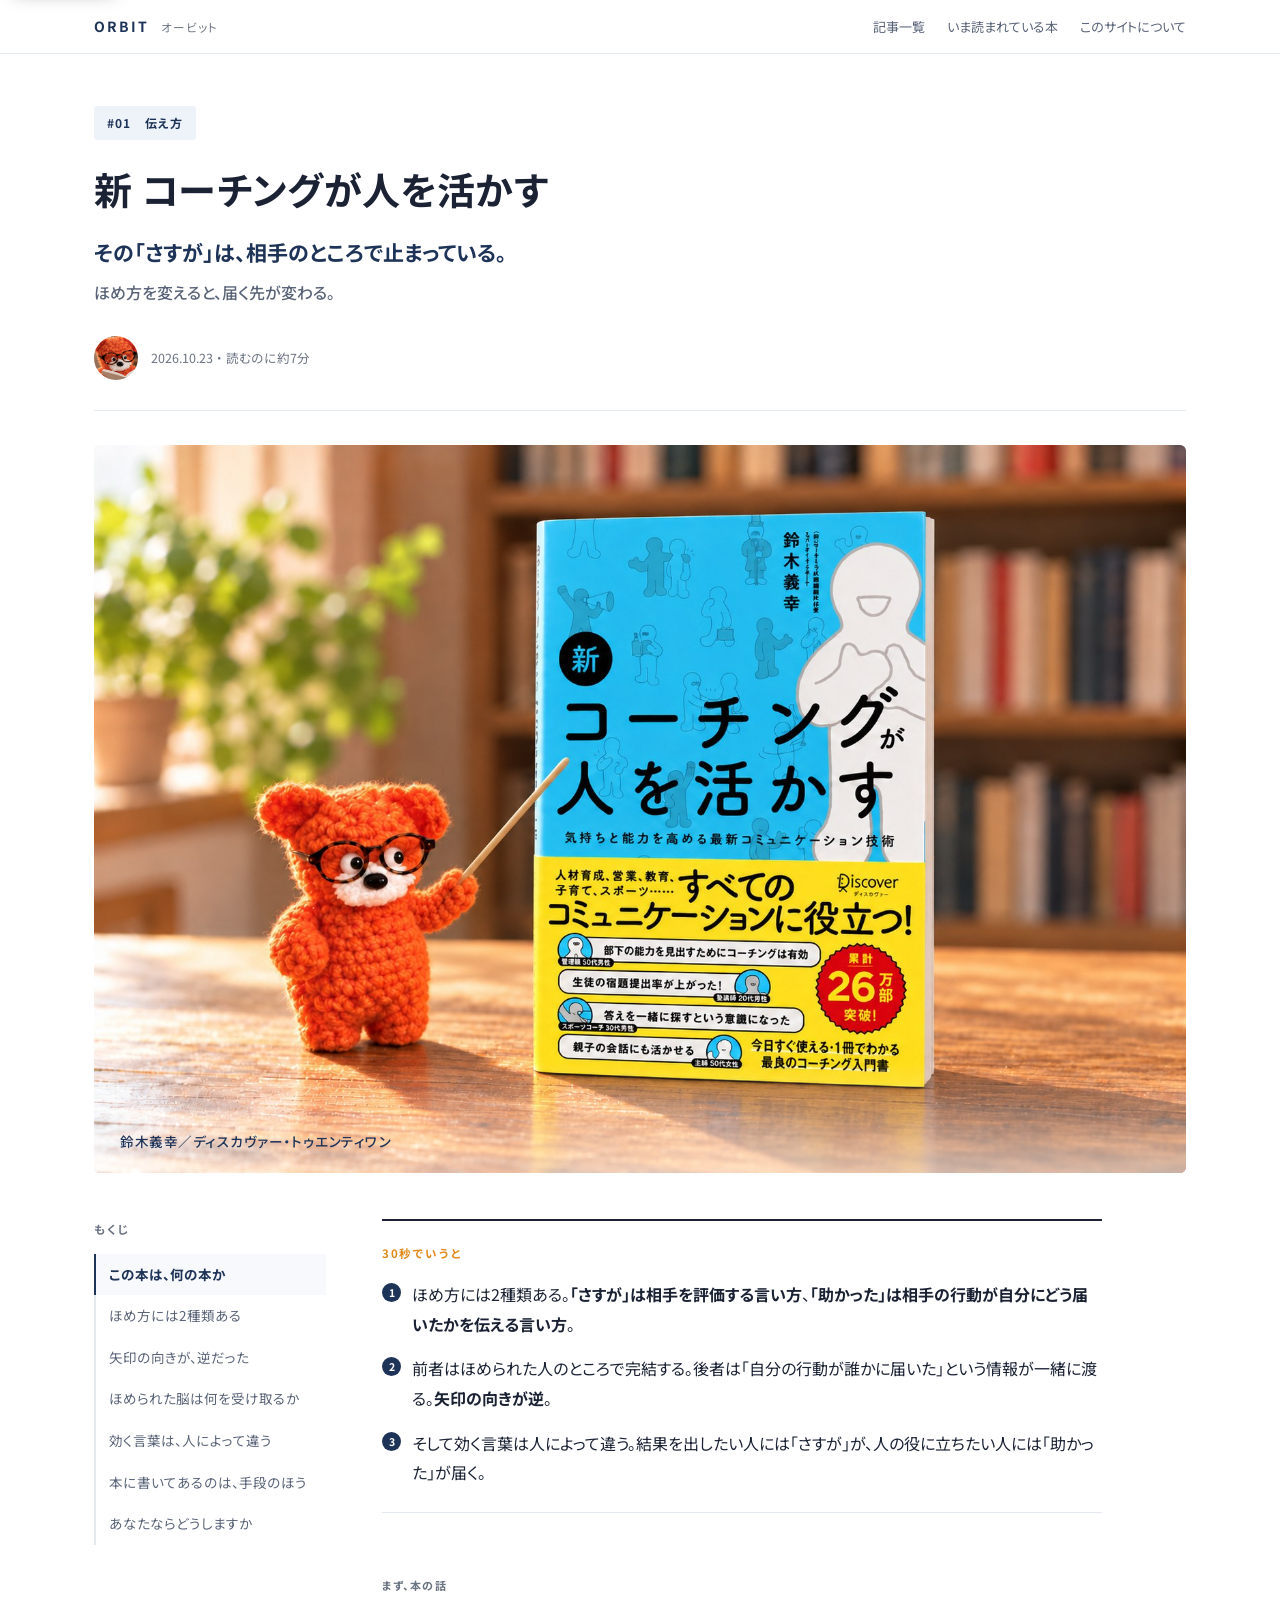
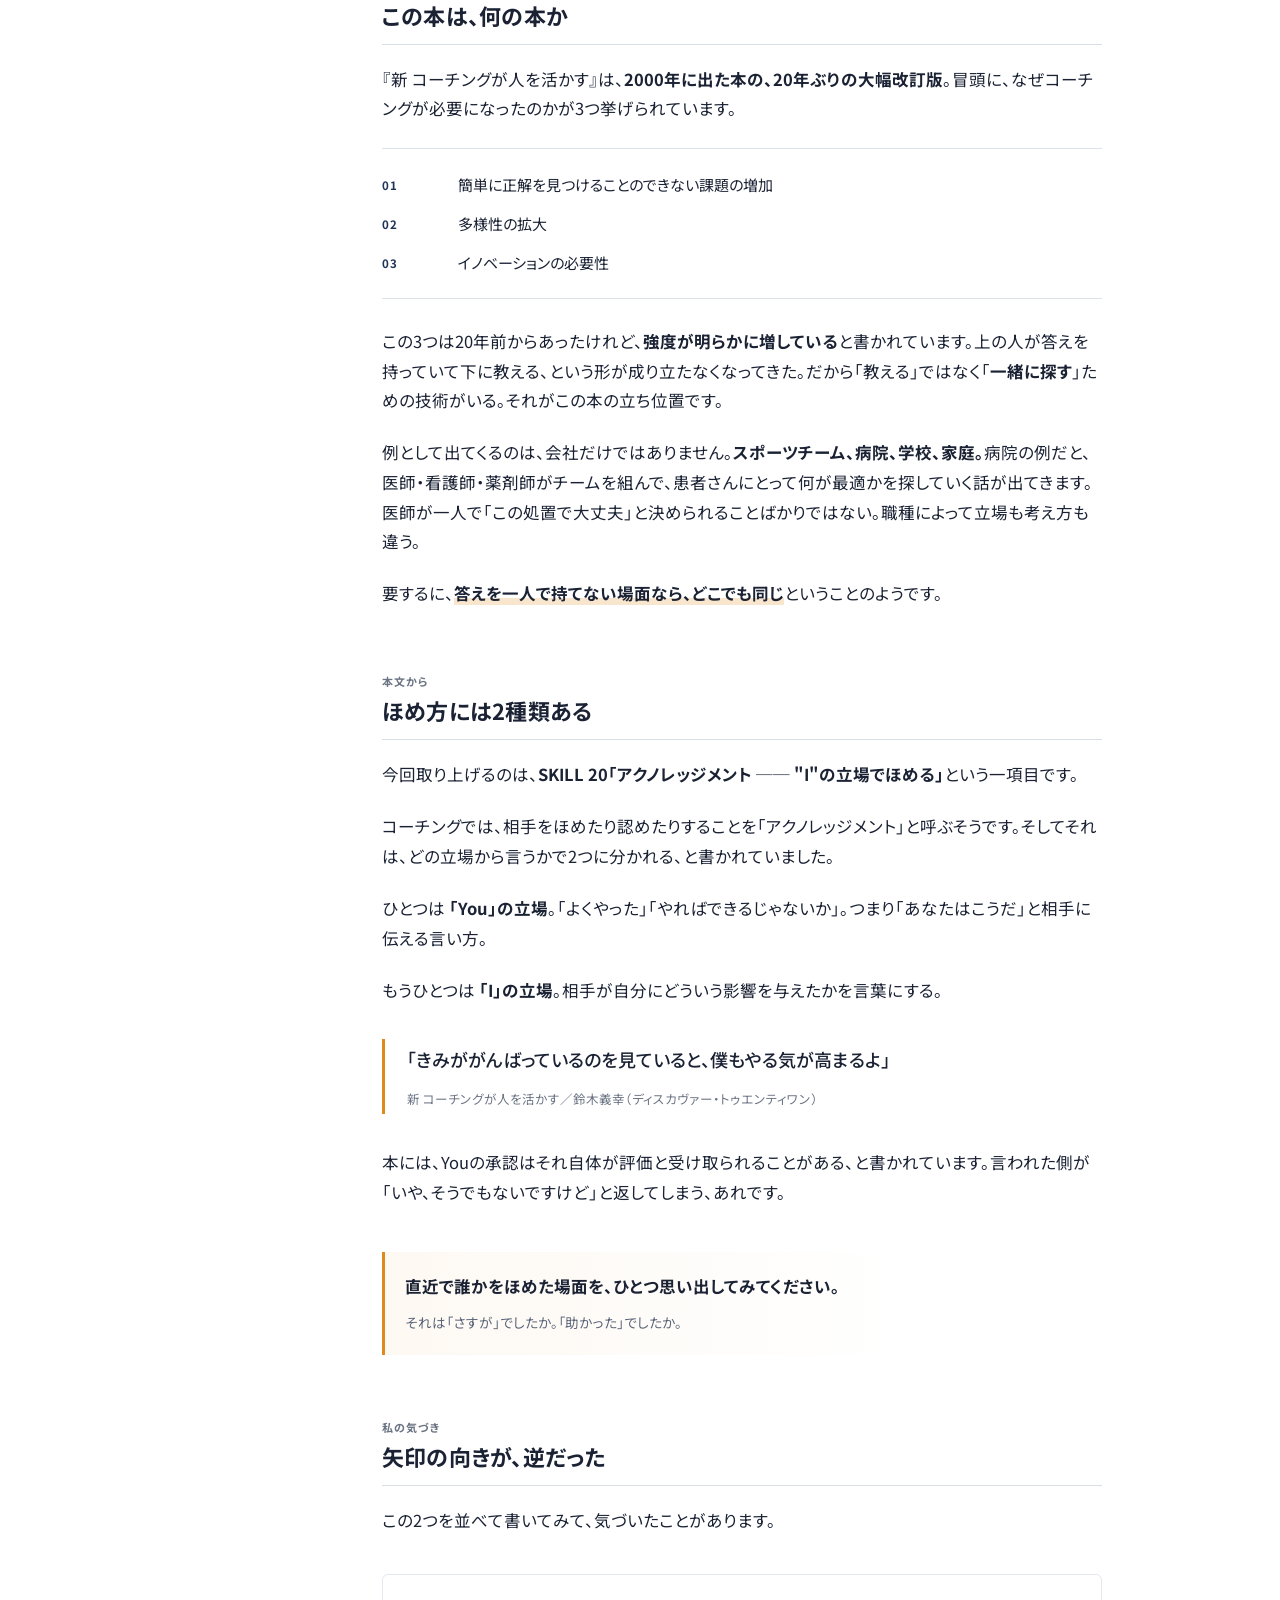
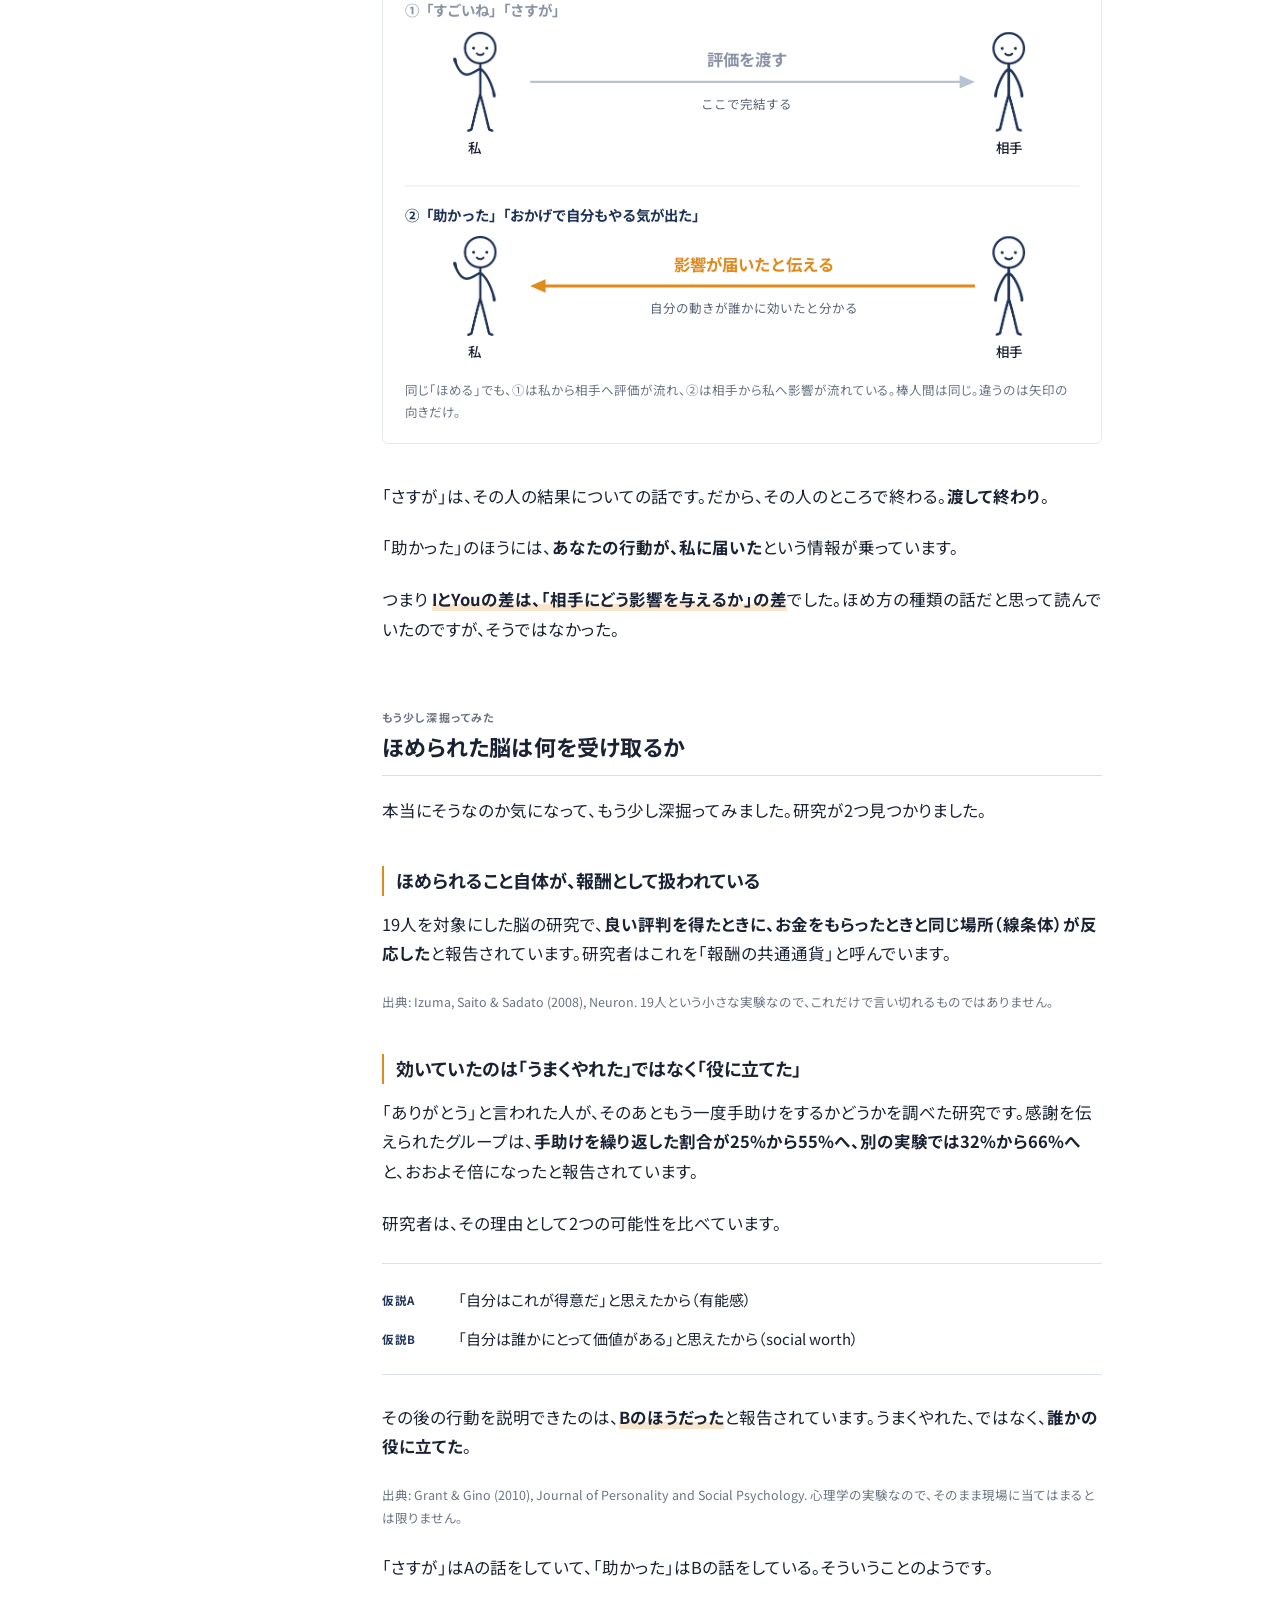
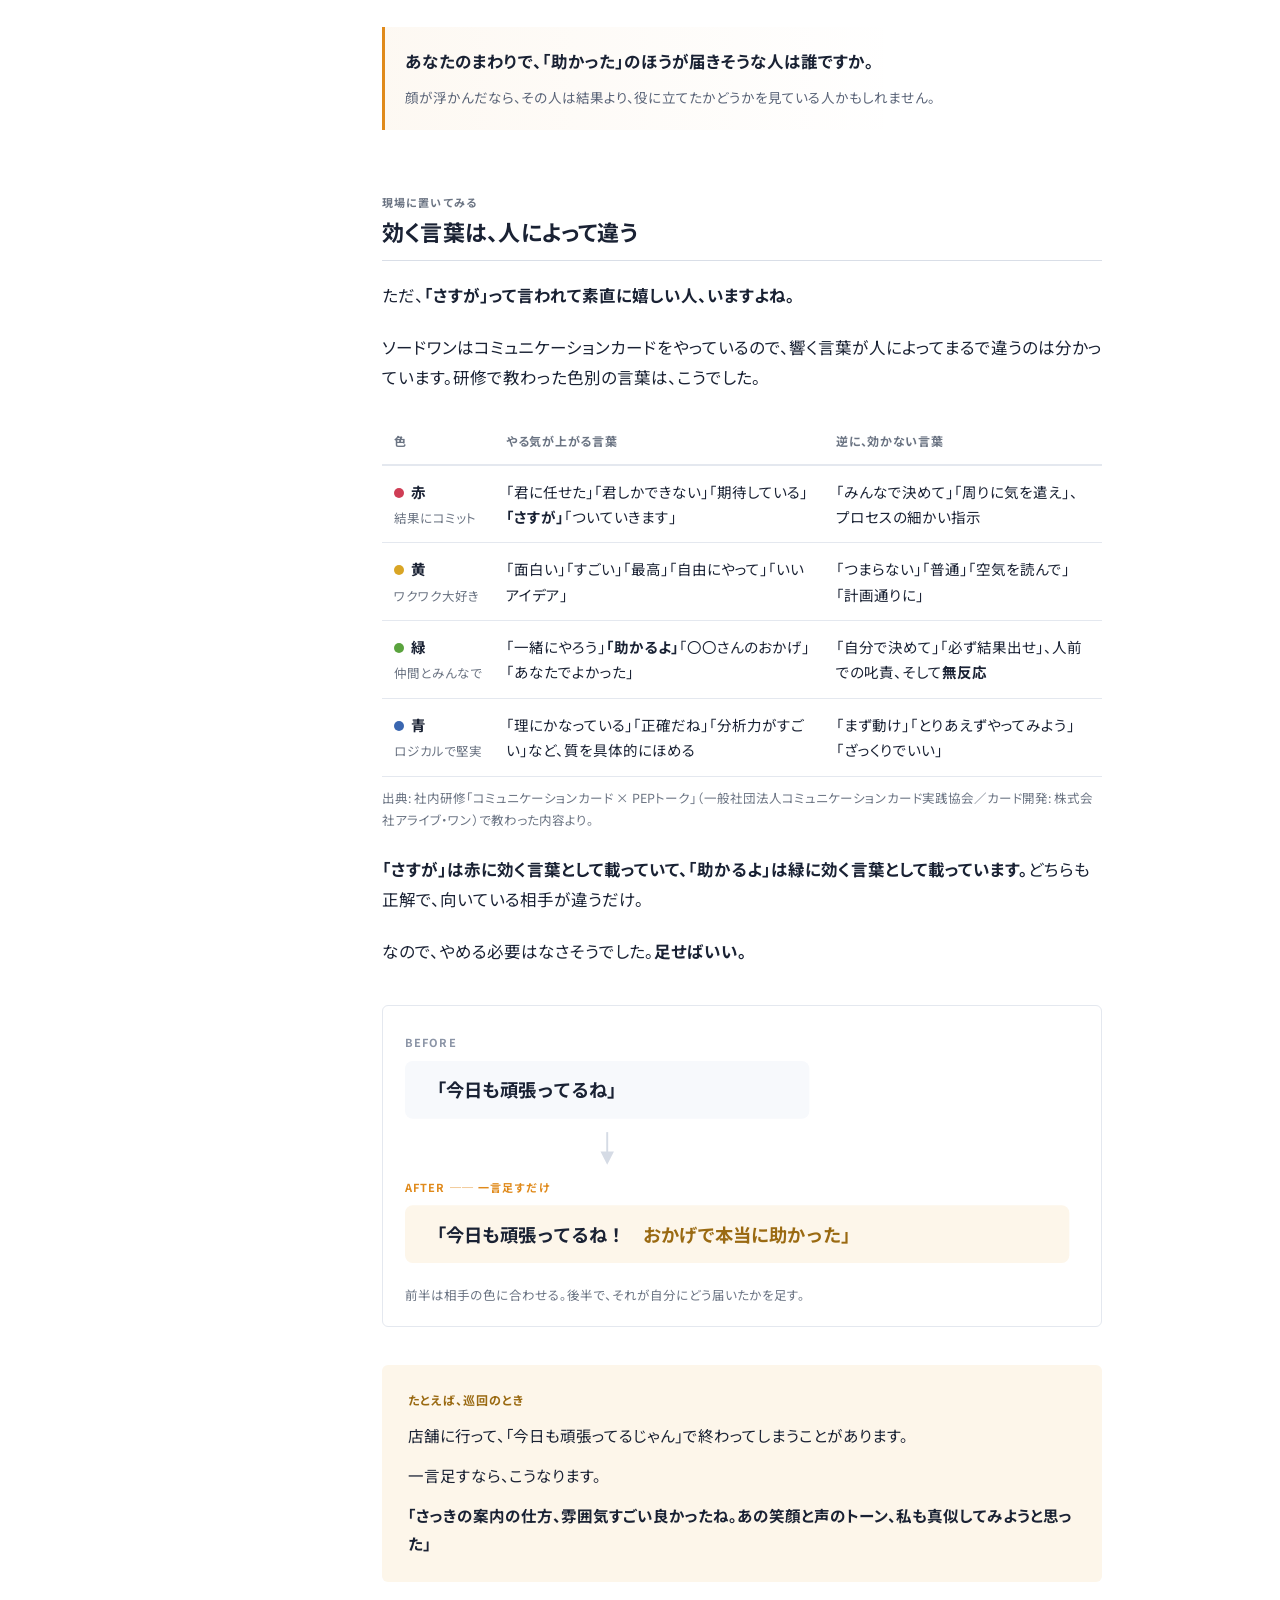
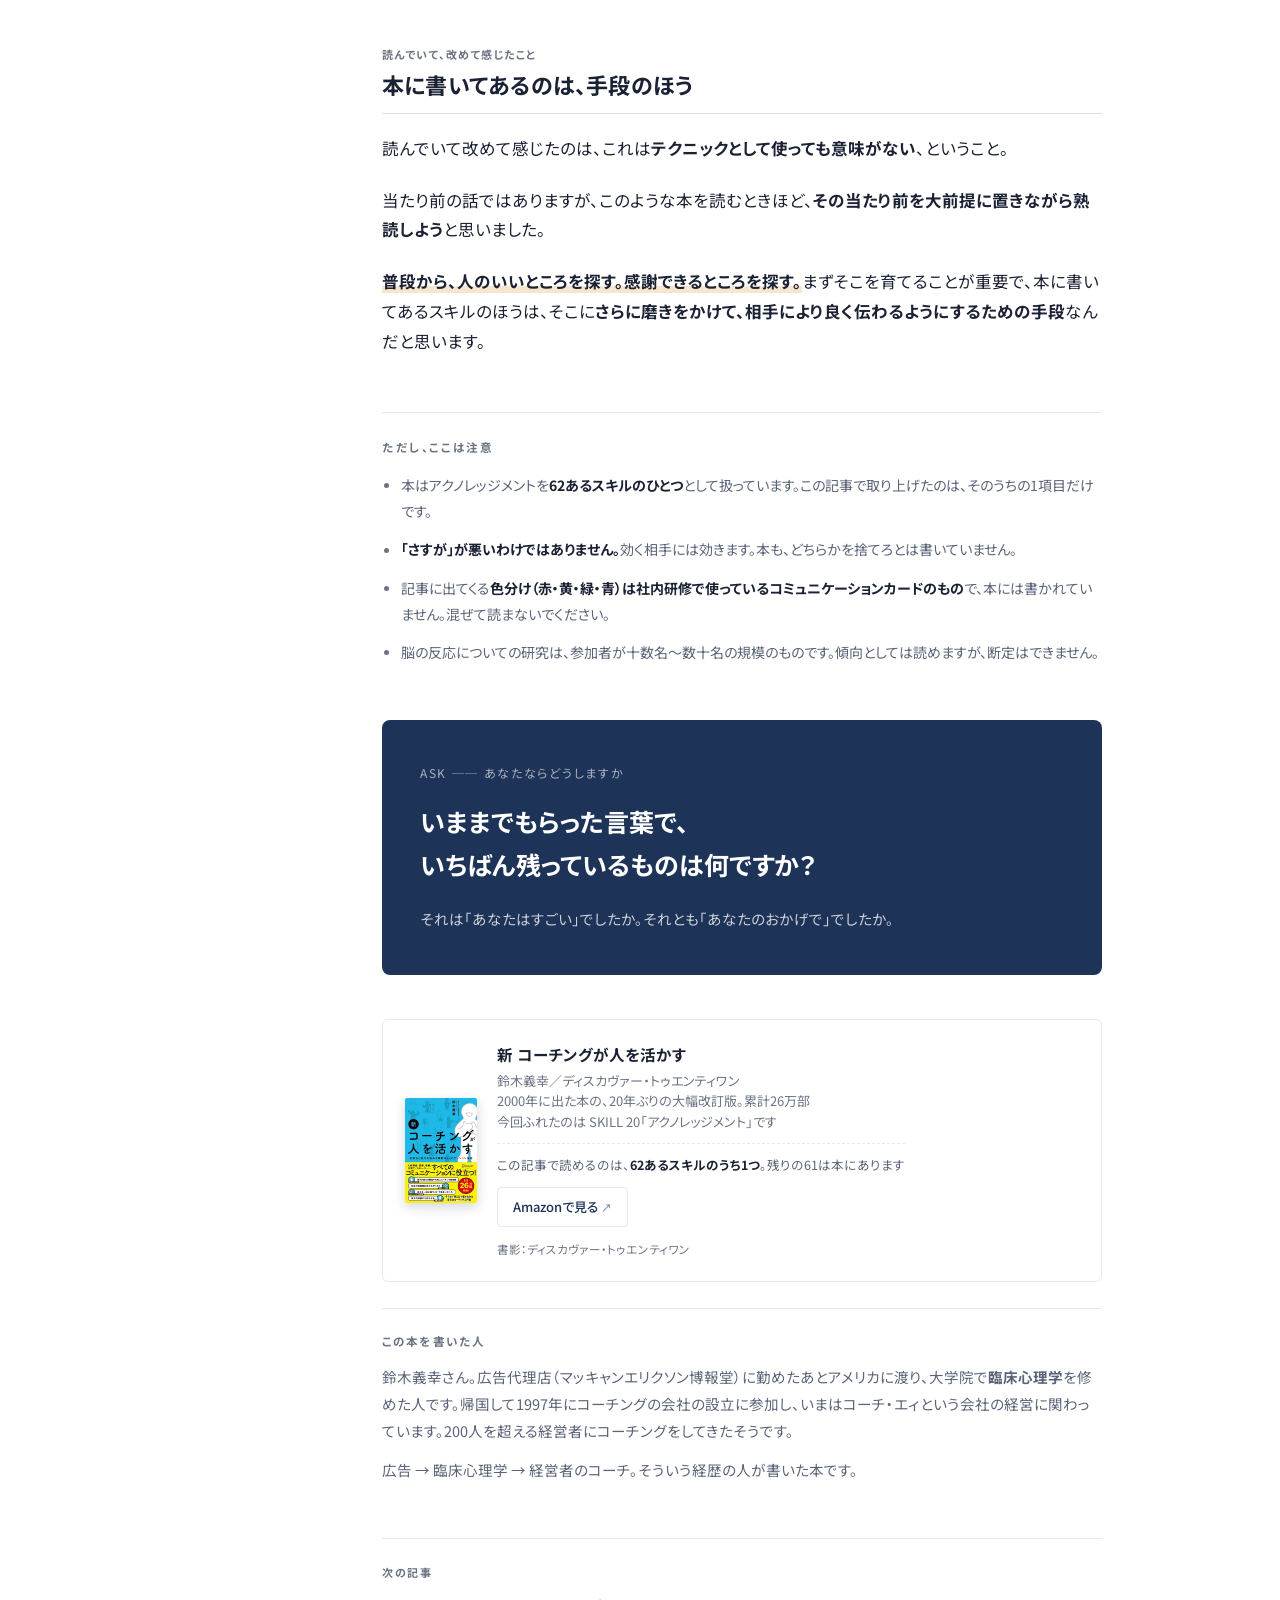
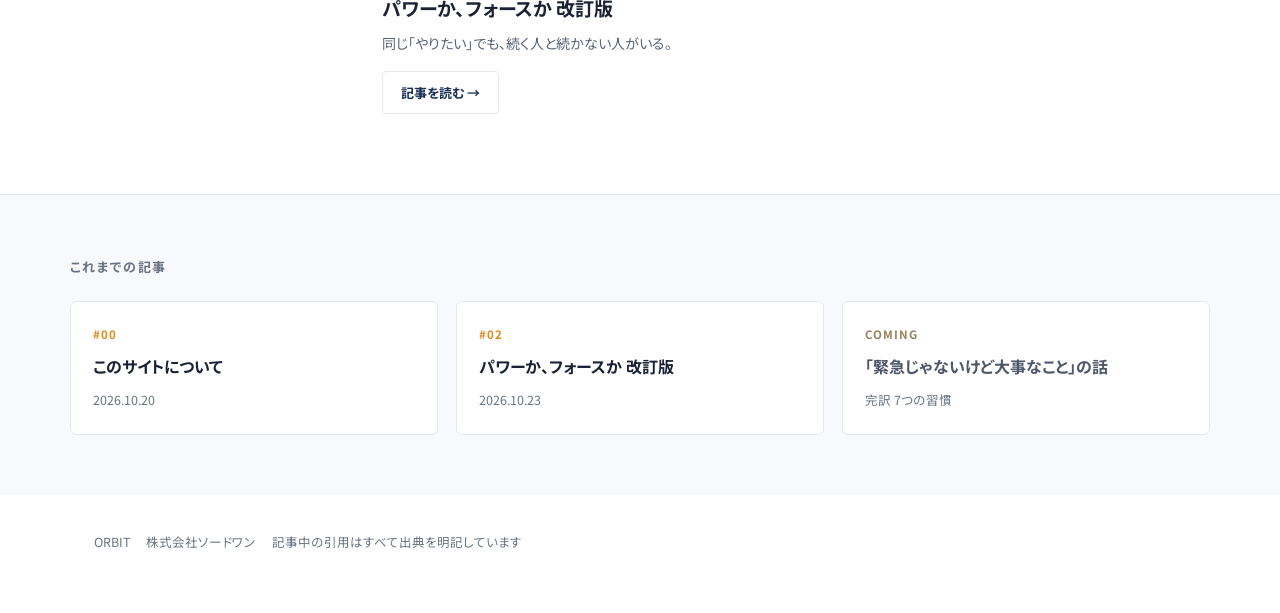
<file: 01-coaching.html>
<!doctype html>
<html lang="ja">
<head>
<meta charset="utf-8">
<!-- 旧URL。番号付きのファイル名をやめたので、新しいURLへ転送する -->
<meta http-equiv="refresh" content="0; url=coaching.html">
<link rel="canonical" href="https://sword-one.github.io/diary/coaching.html">
<title>移動しました｜ORBIT</title>
<style>body{font-family:"Noto Sans JP",sans-serif;margin:0;display:grid;
place-items:center;min-height:100vh;color:#1A2234;text-align:center;padding:24px}
a{color:#1E3358}</style>
</head>
<body>
<div>
<p>このページは移動しました。</p>
<p><a href="coaching.html">https://sword-one.github.io/diary/coaching.html</a></p>
</div>
</body>
</html>
</file>
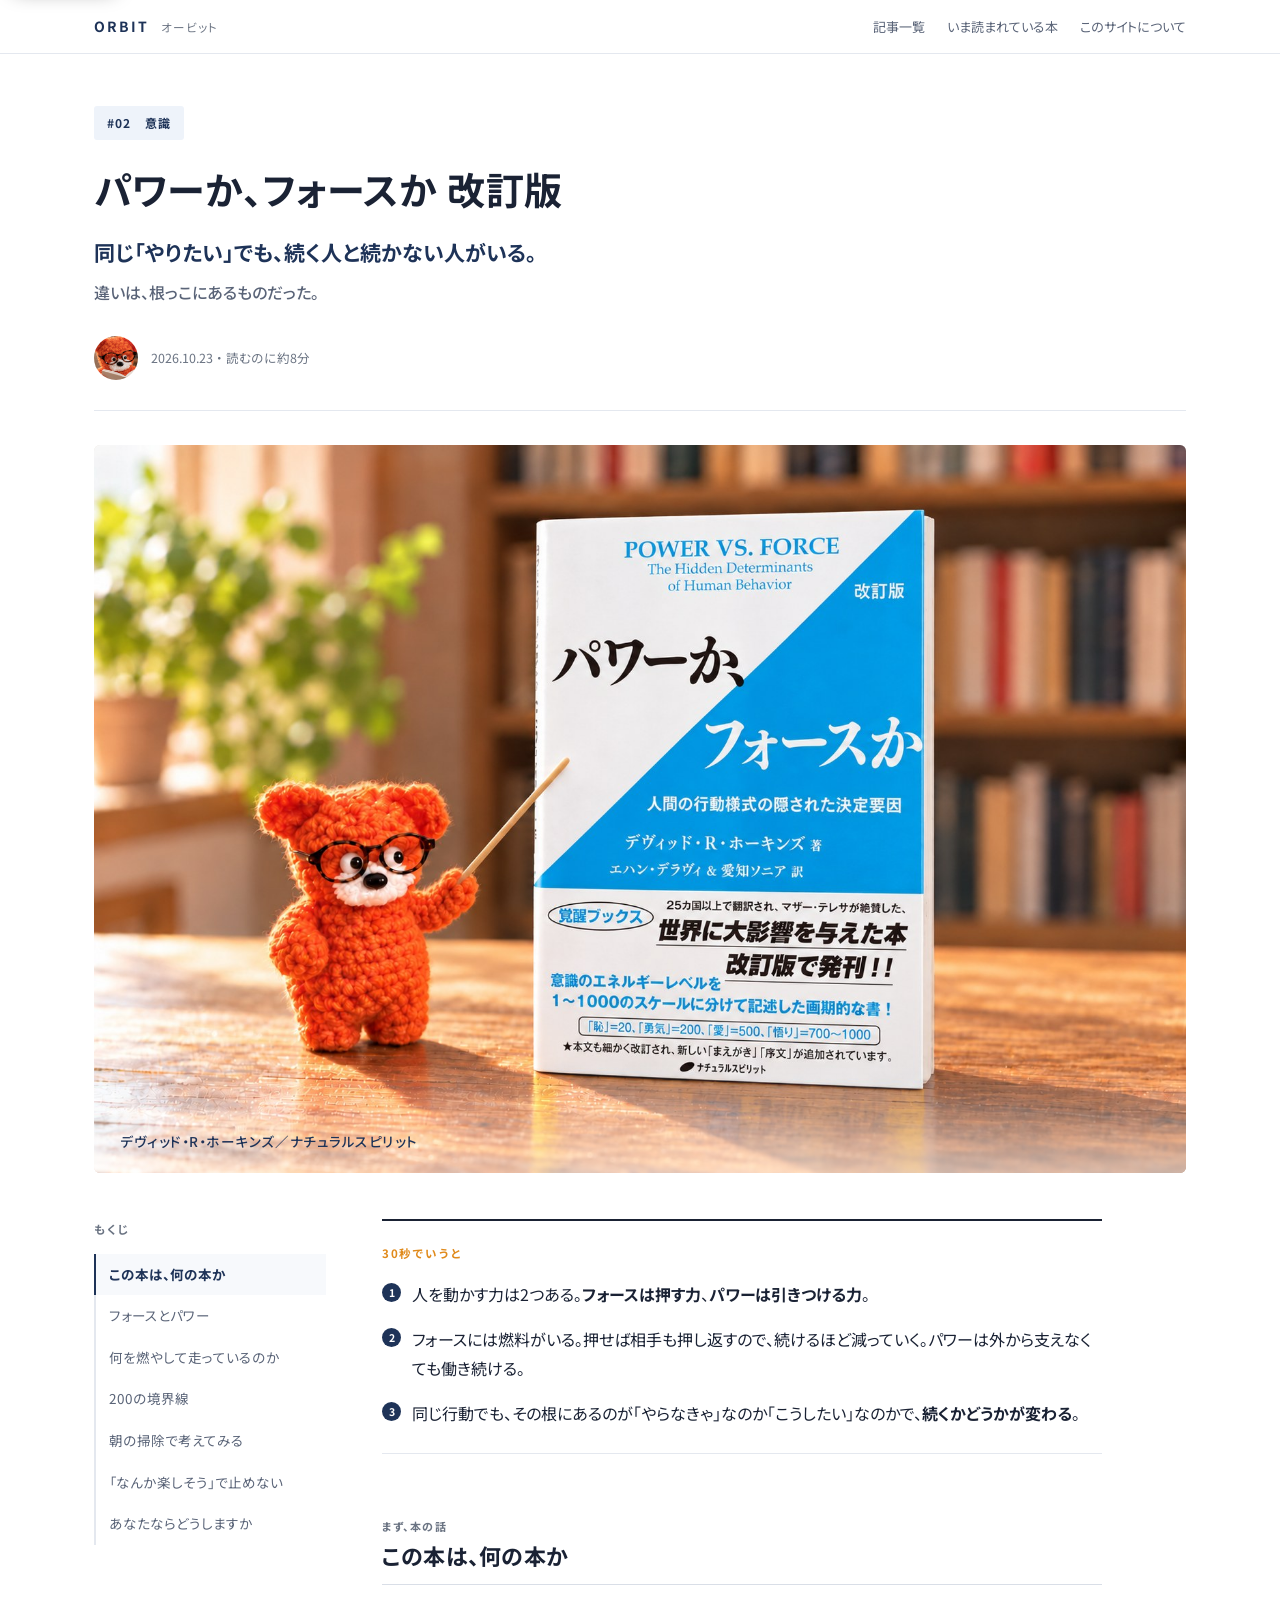
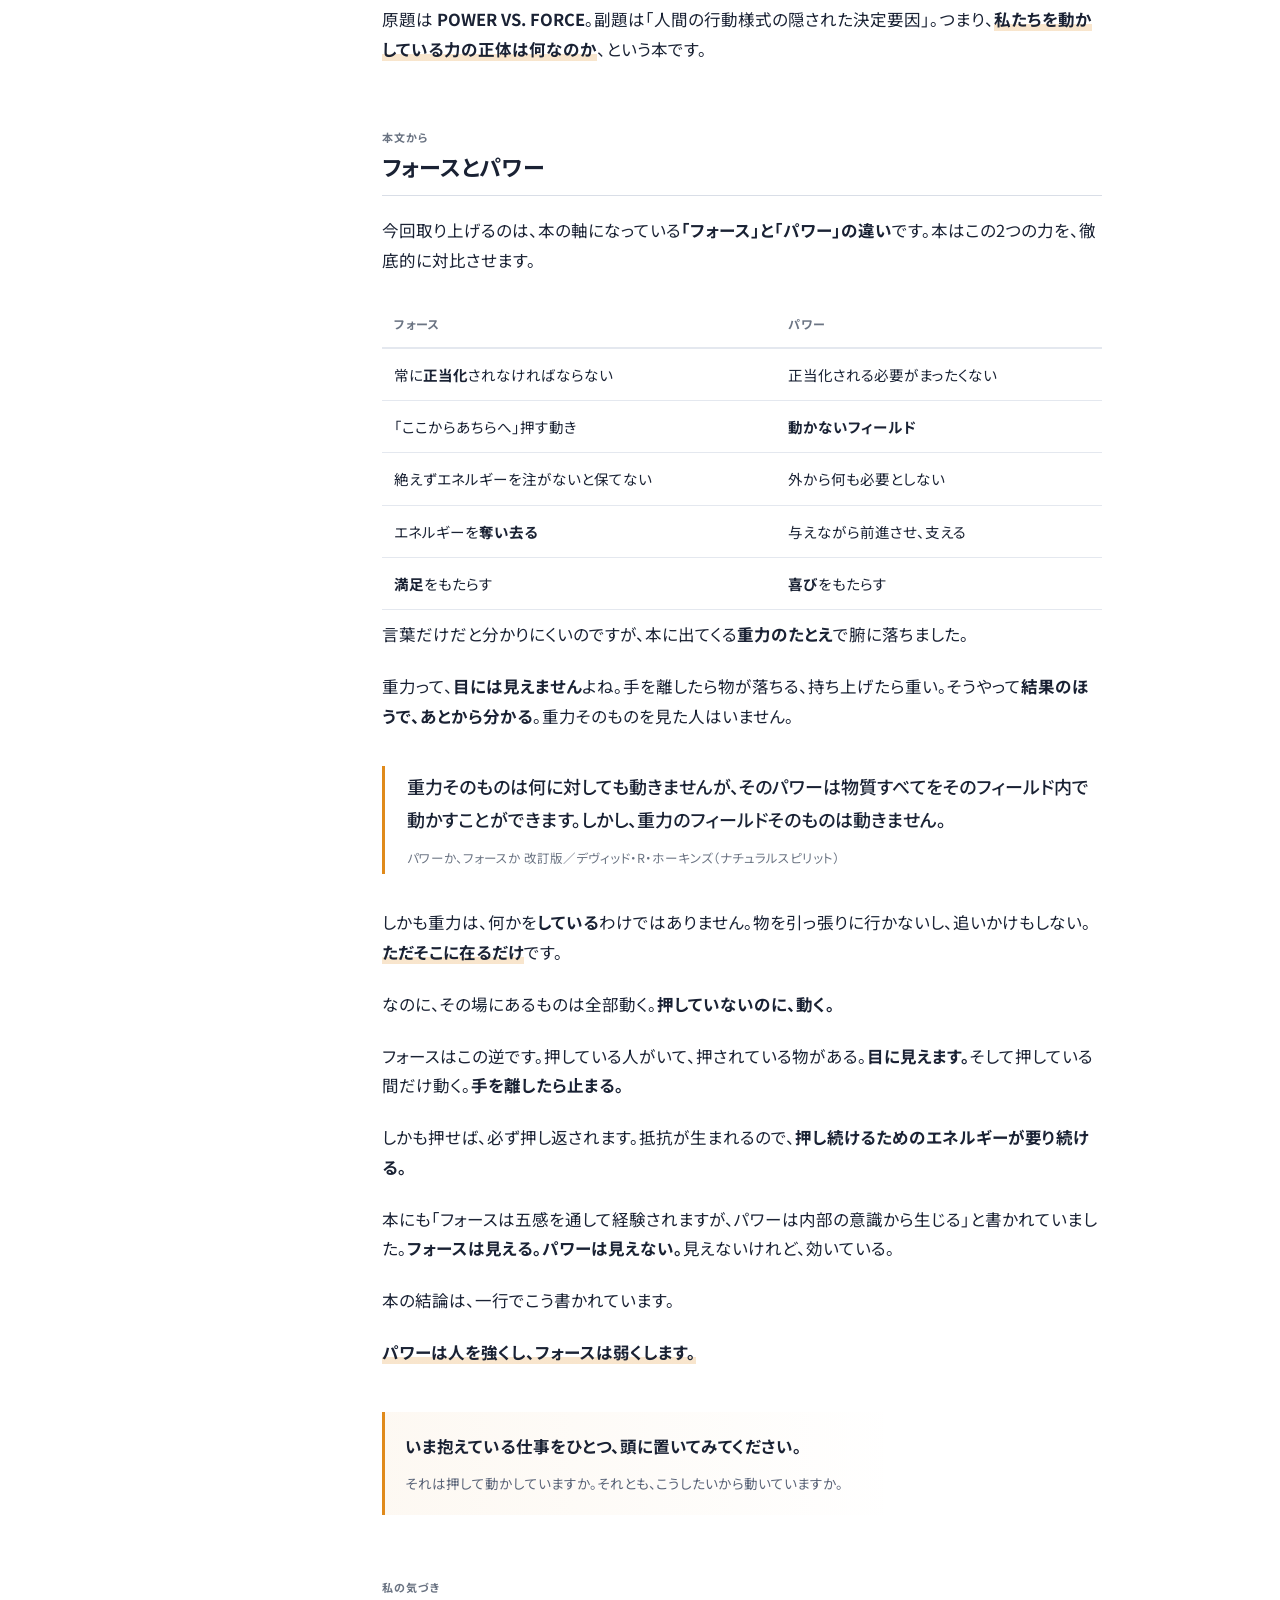
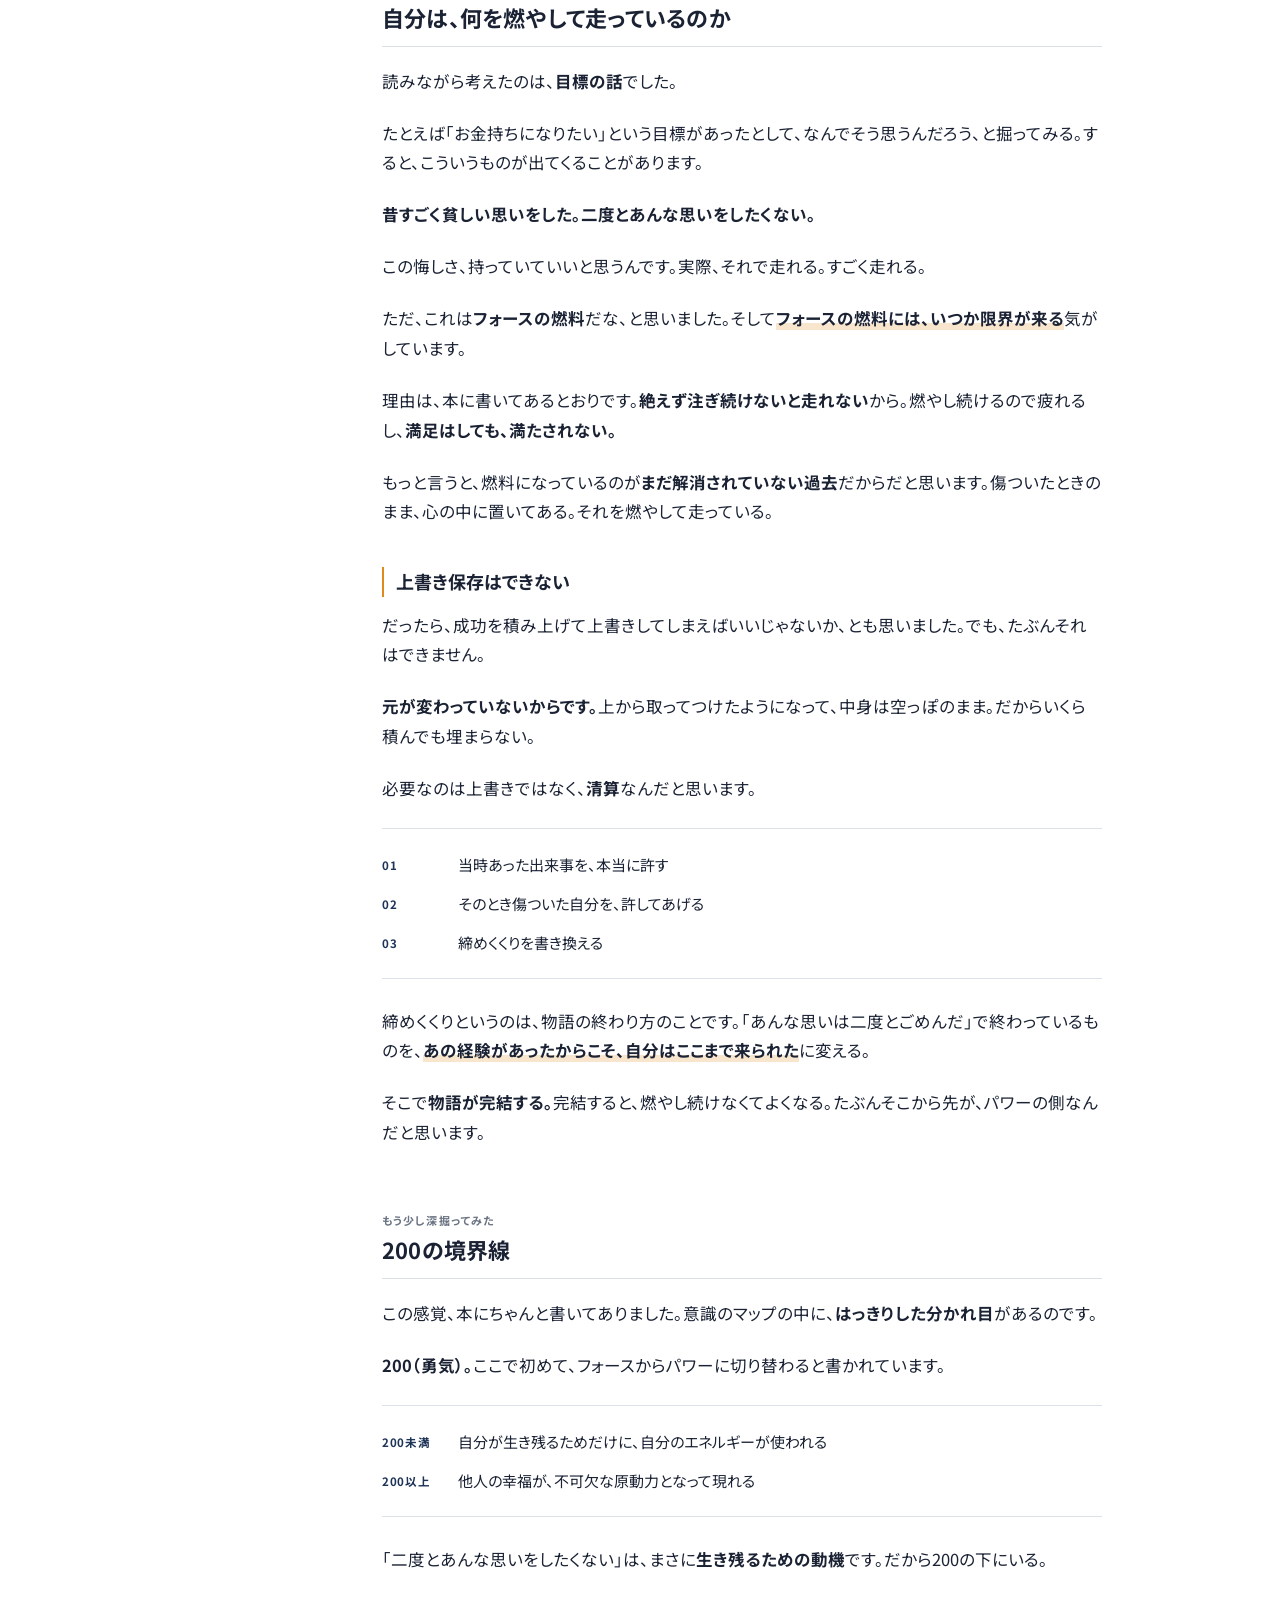
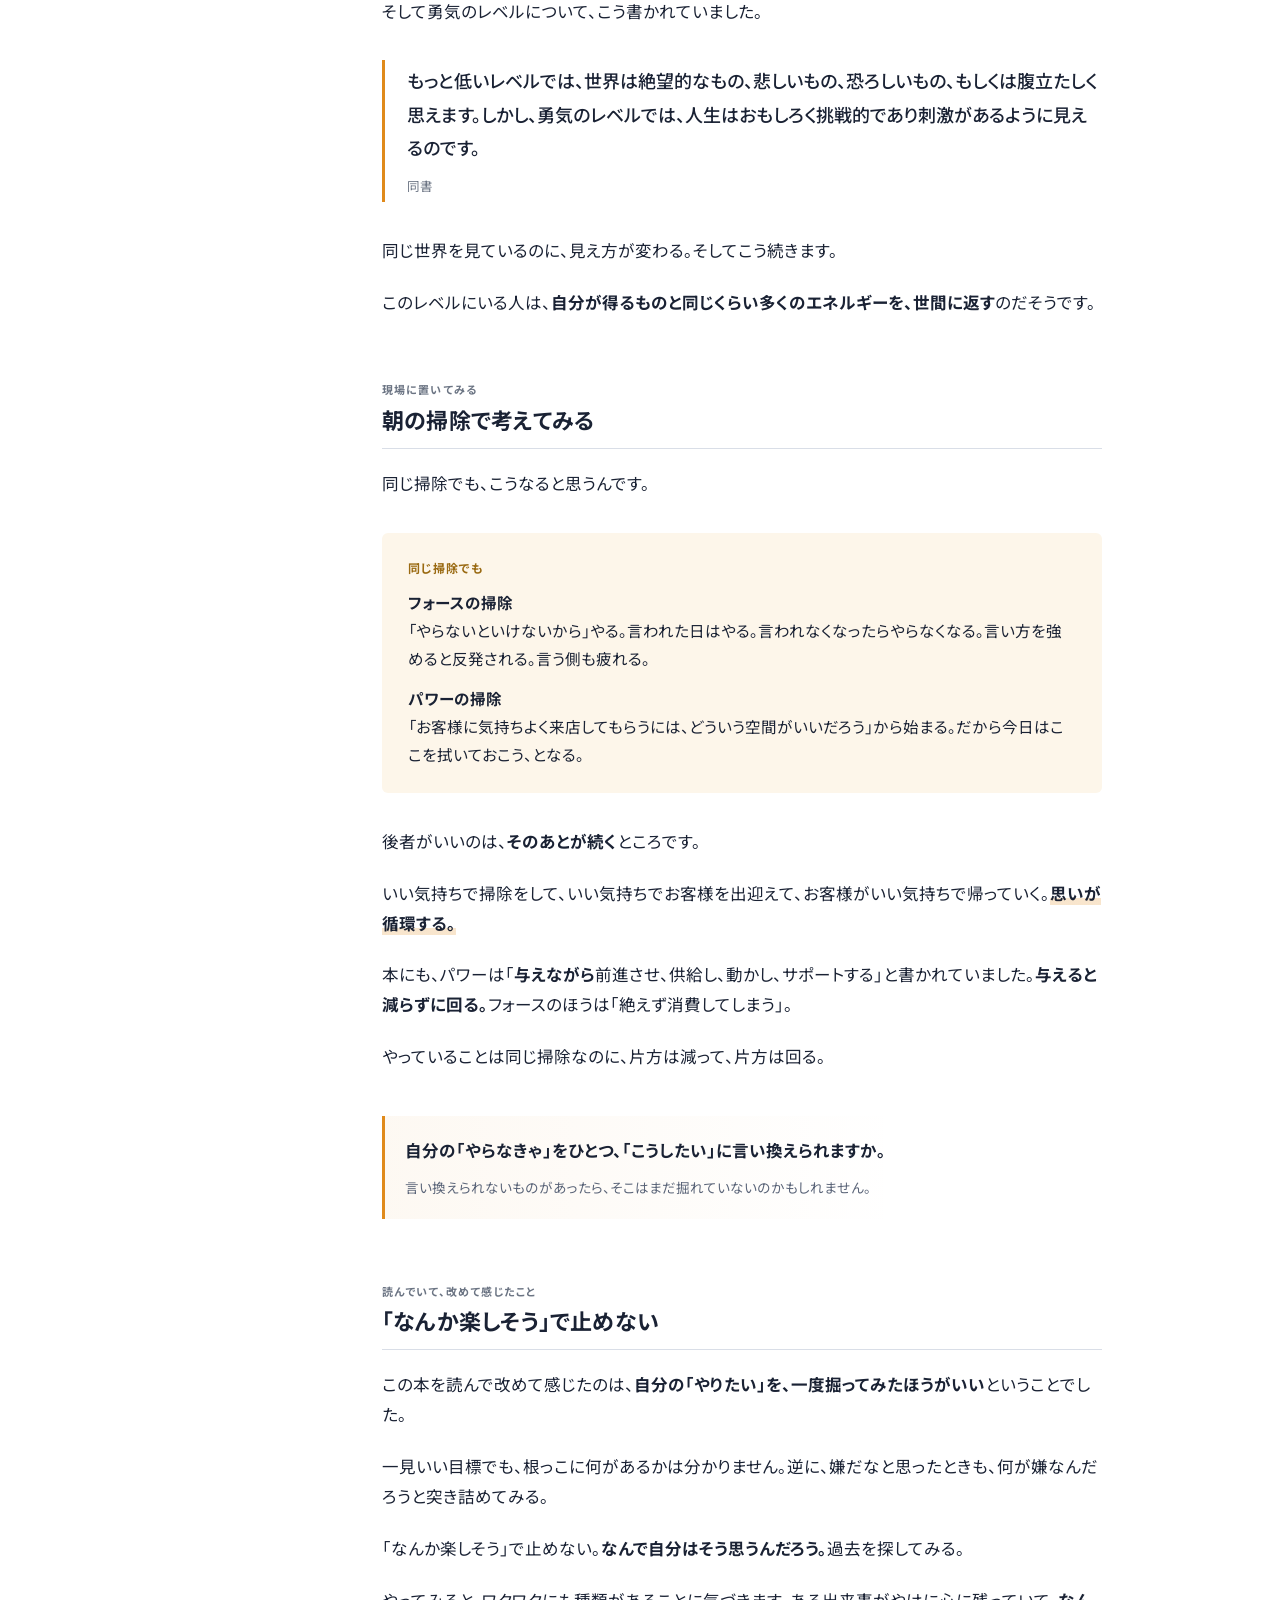
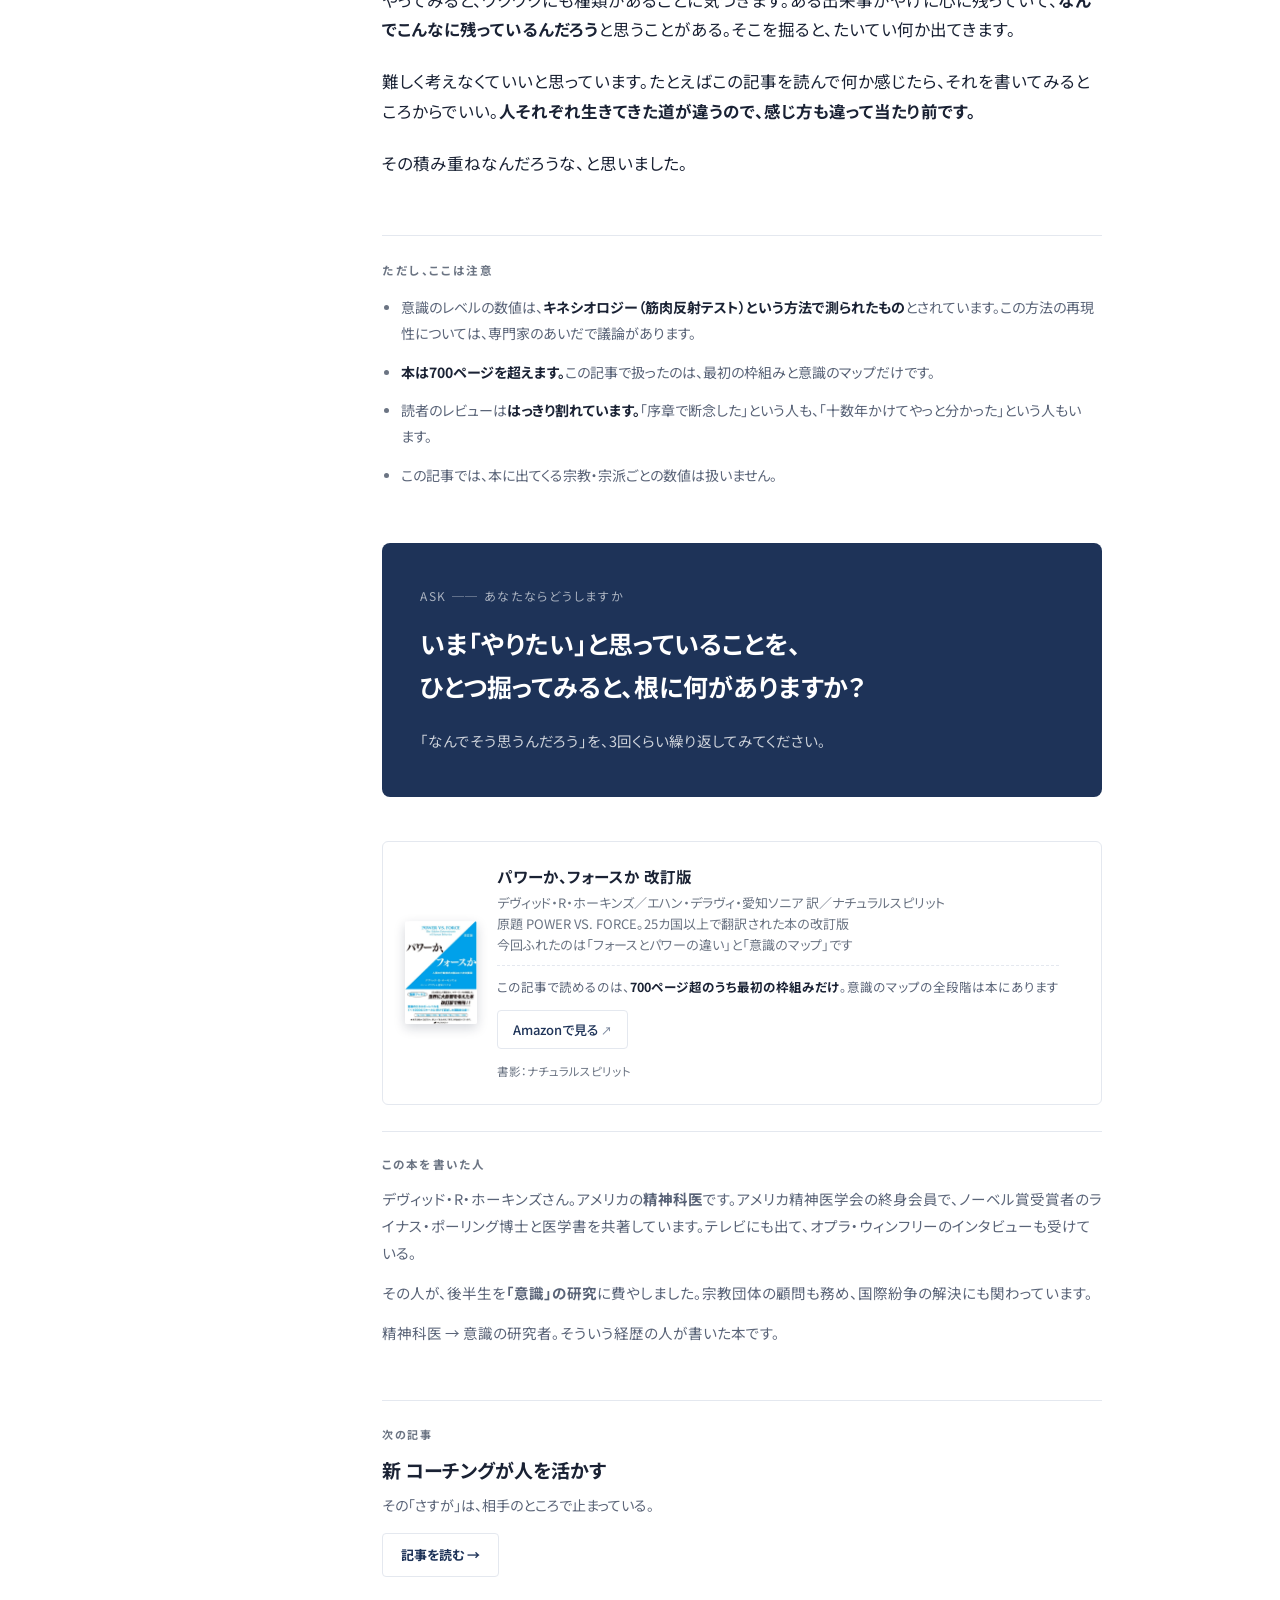
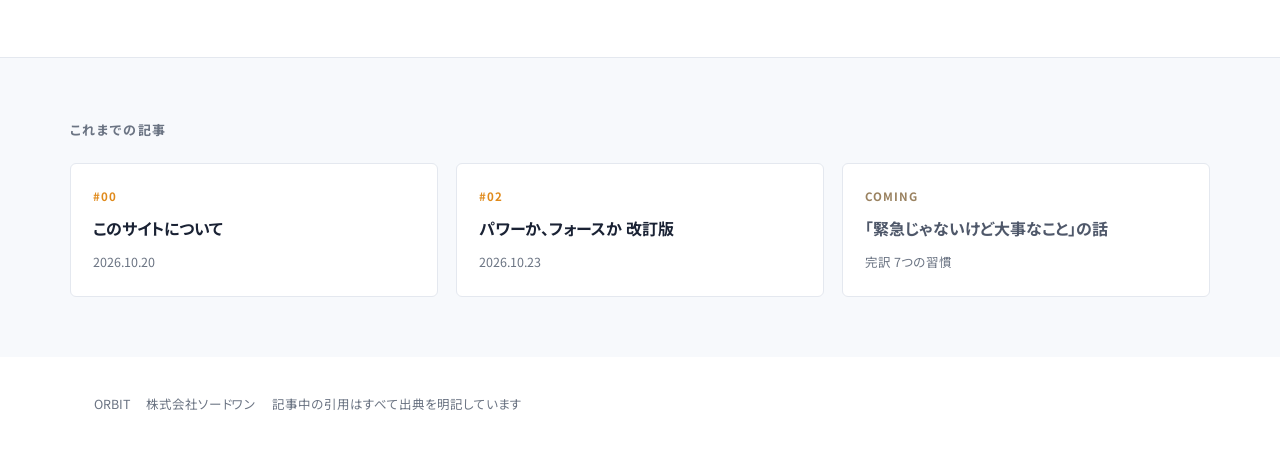
<file: 02-power.html>
<!doctype html>
<html lang="ja">
<head>
<meta charset="utf-8">
<!-- 旧URL。番号付きのファイル名をやめたので、新しいURLへ転送する -->
<meta http-equiv="refresh" content="0; url=power.html">
<link rel="canonical" href="https://sword-one.github.io/diary/power.html">
<title>移動しました｜ORBIT</title>
<style>body{font-family:"Noto Sans JP",sans-serif;margin:0;display:grid;
place-items:center;min-height:100vh;color:#1A2234;text-align:center;padding:24px}
a{color:#1E3358}</style>
</head>
<body>
<div>
<p>このページは移動しました。</p>
<p><a href="power.html">https://sword-one.github.io/diary/power.html</a></p>
</div>
</body>
</html>
</file>
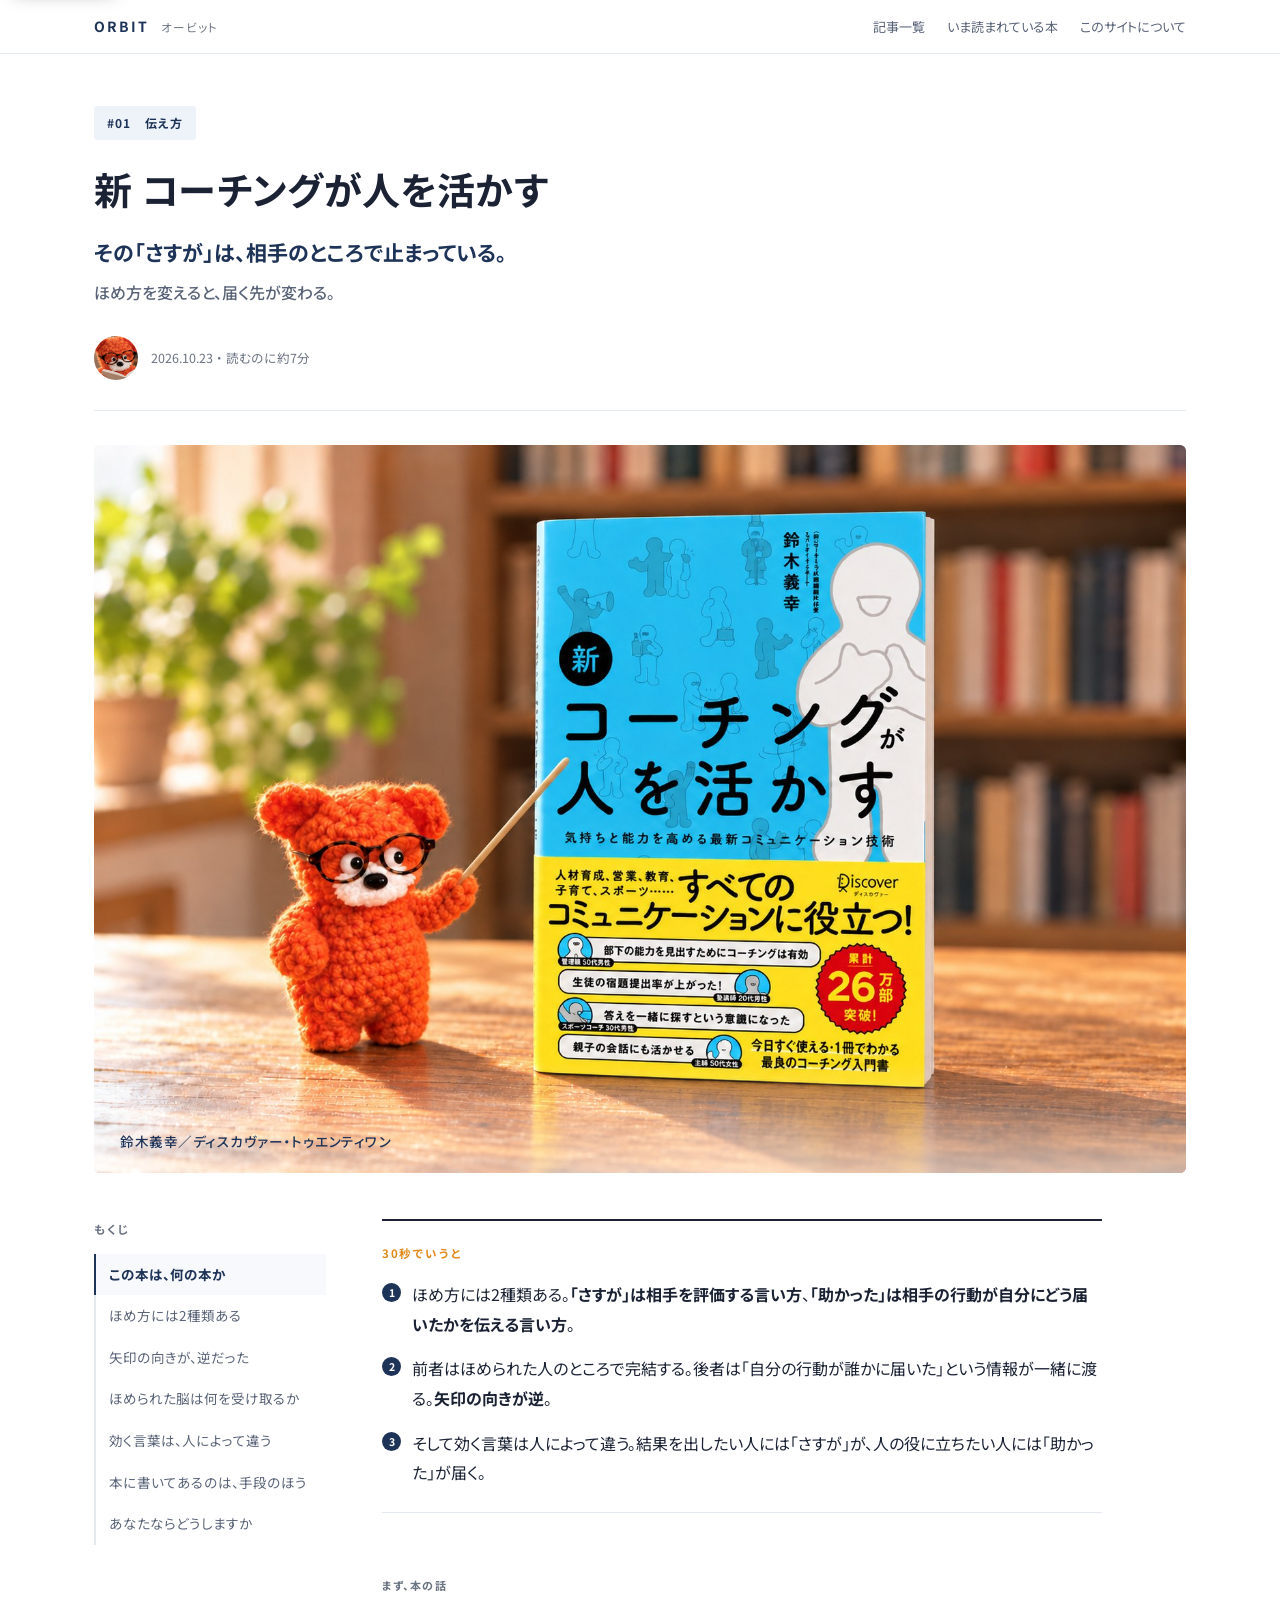
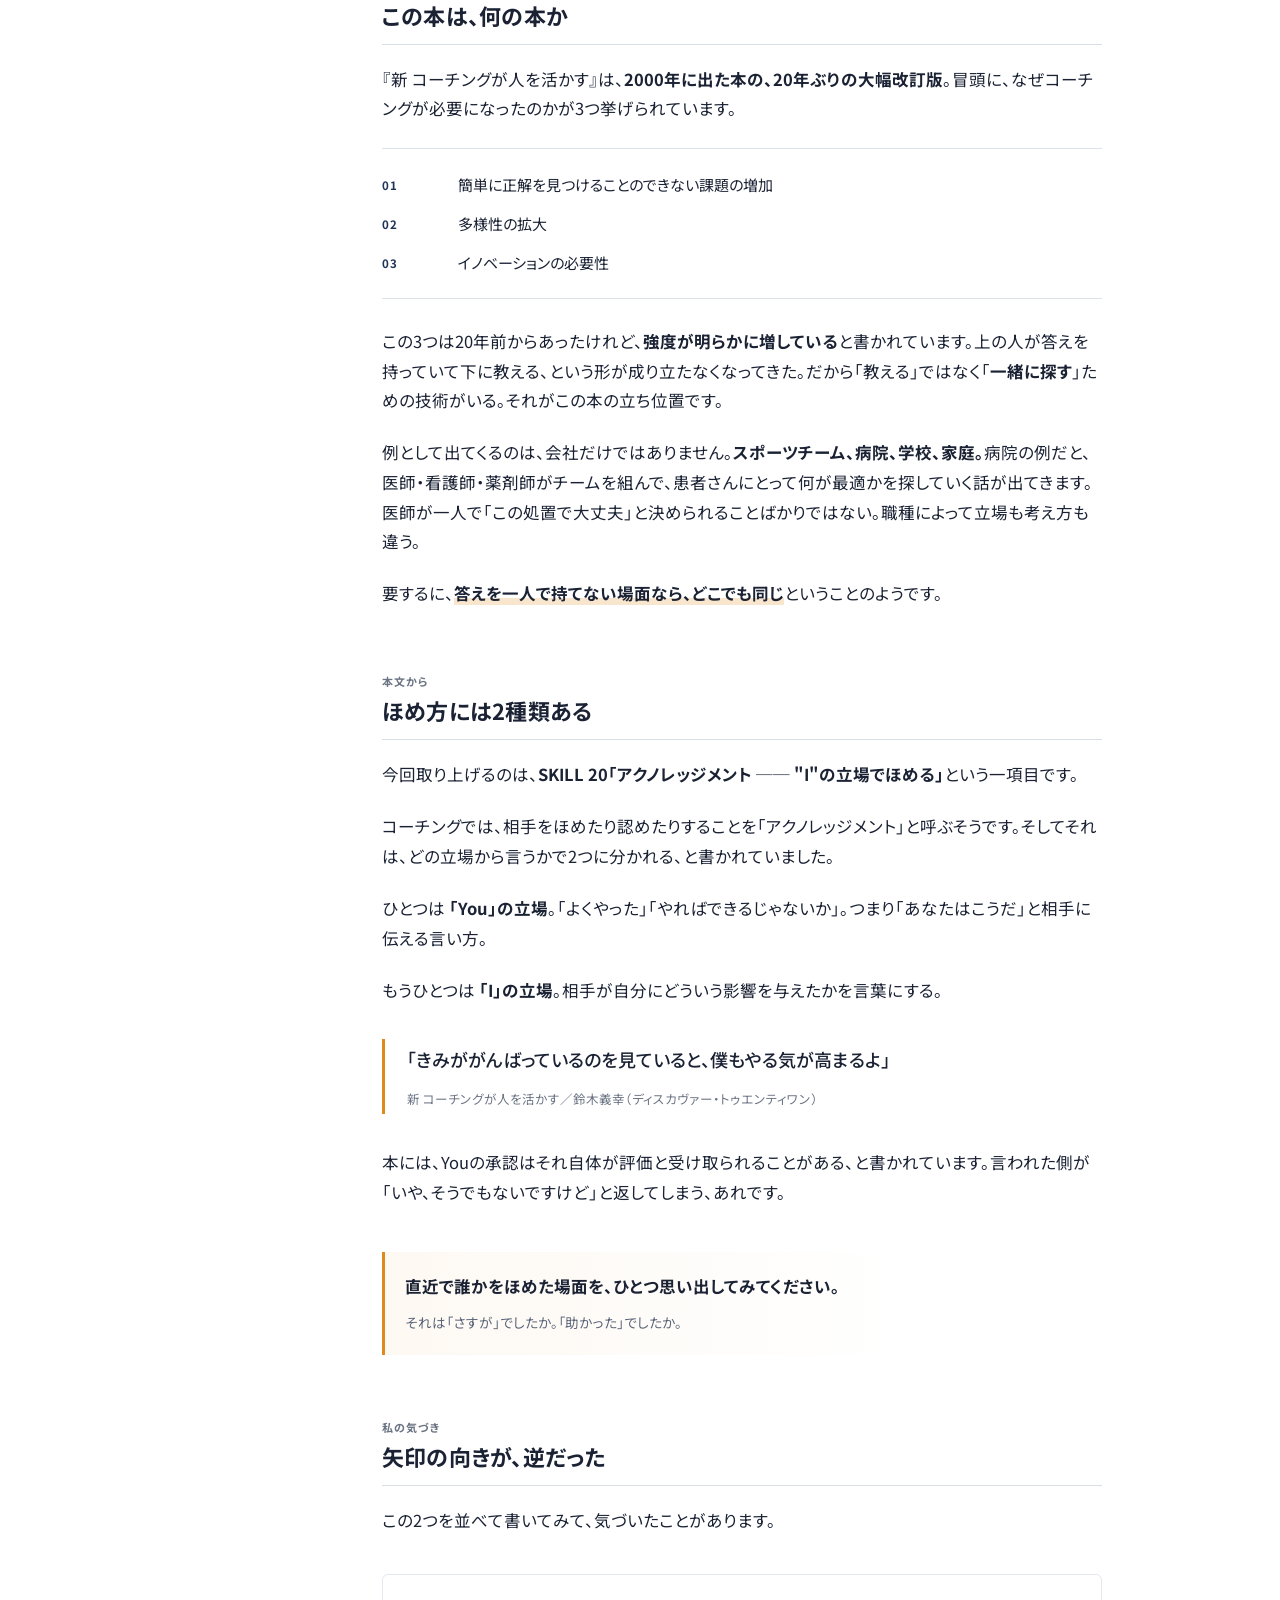
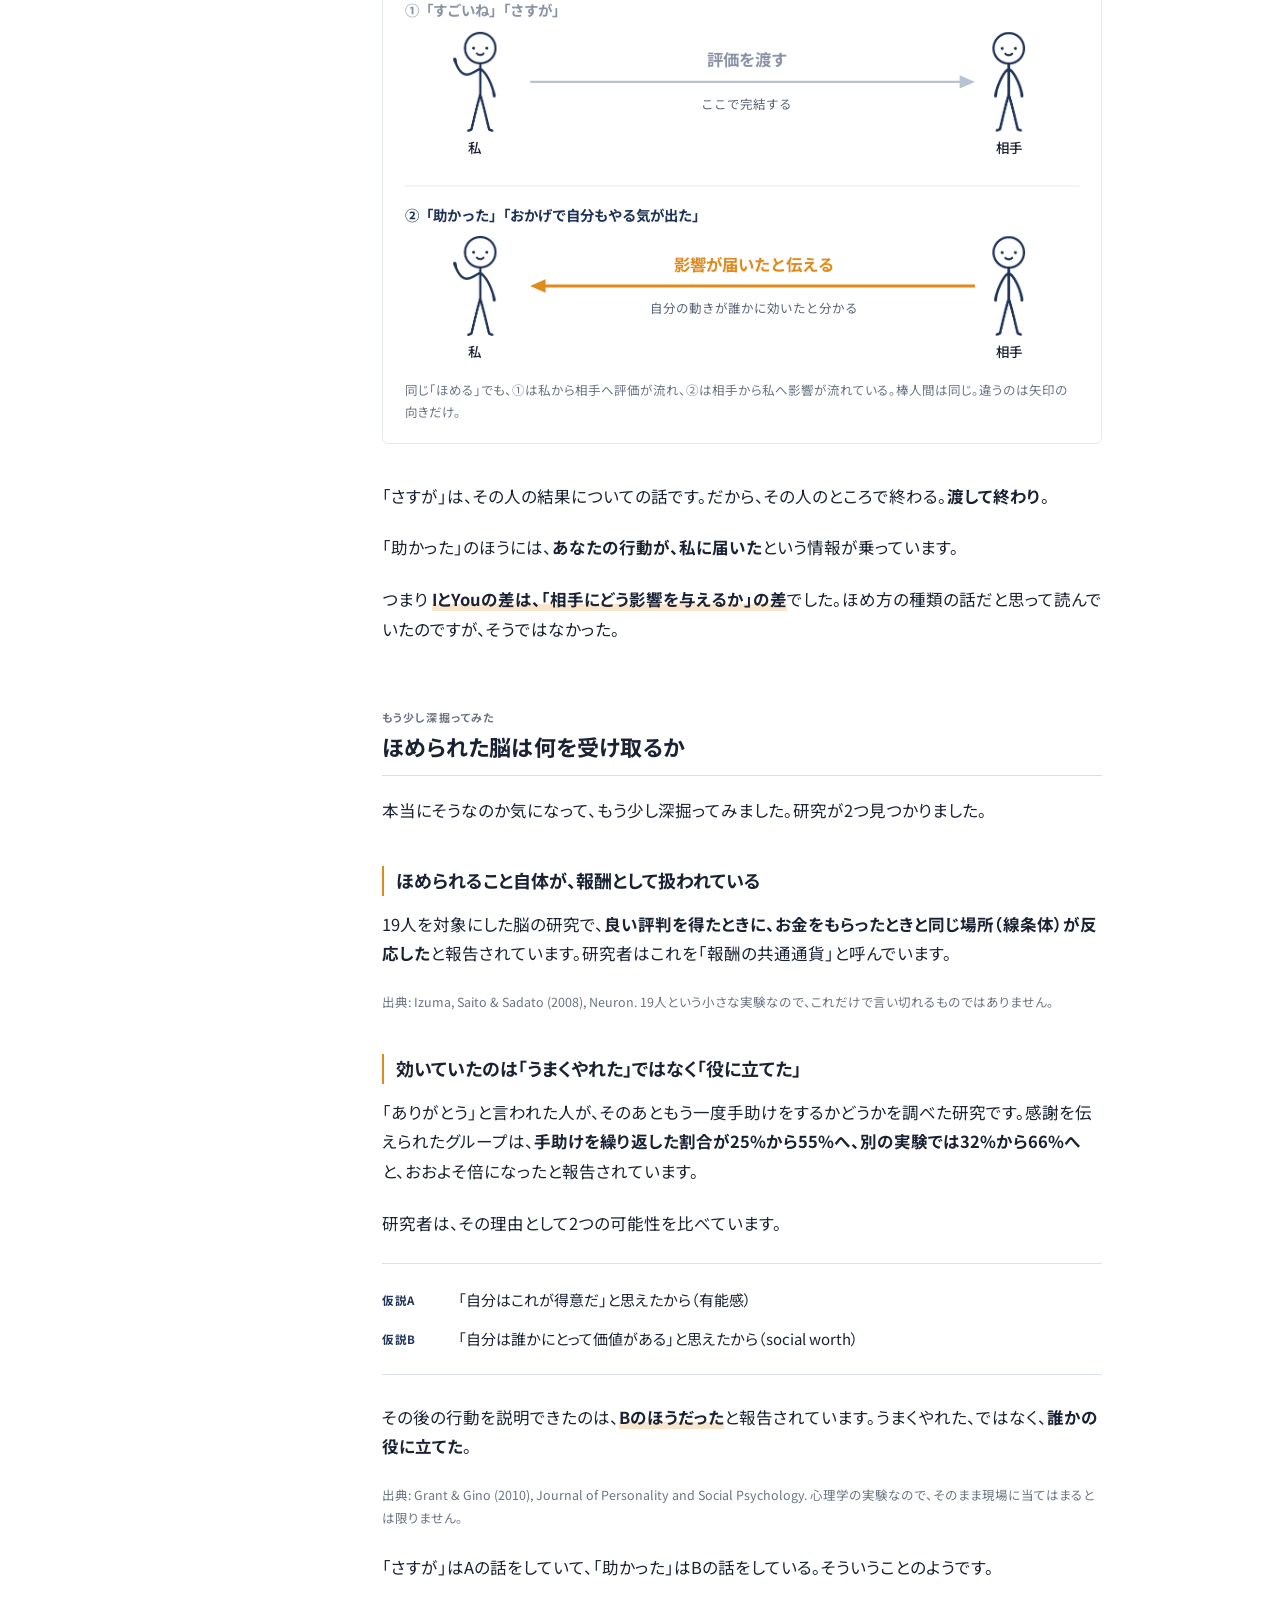
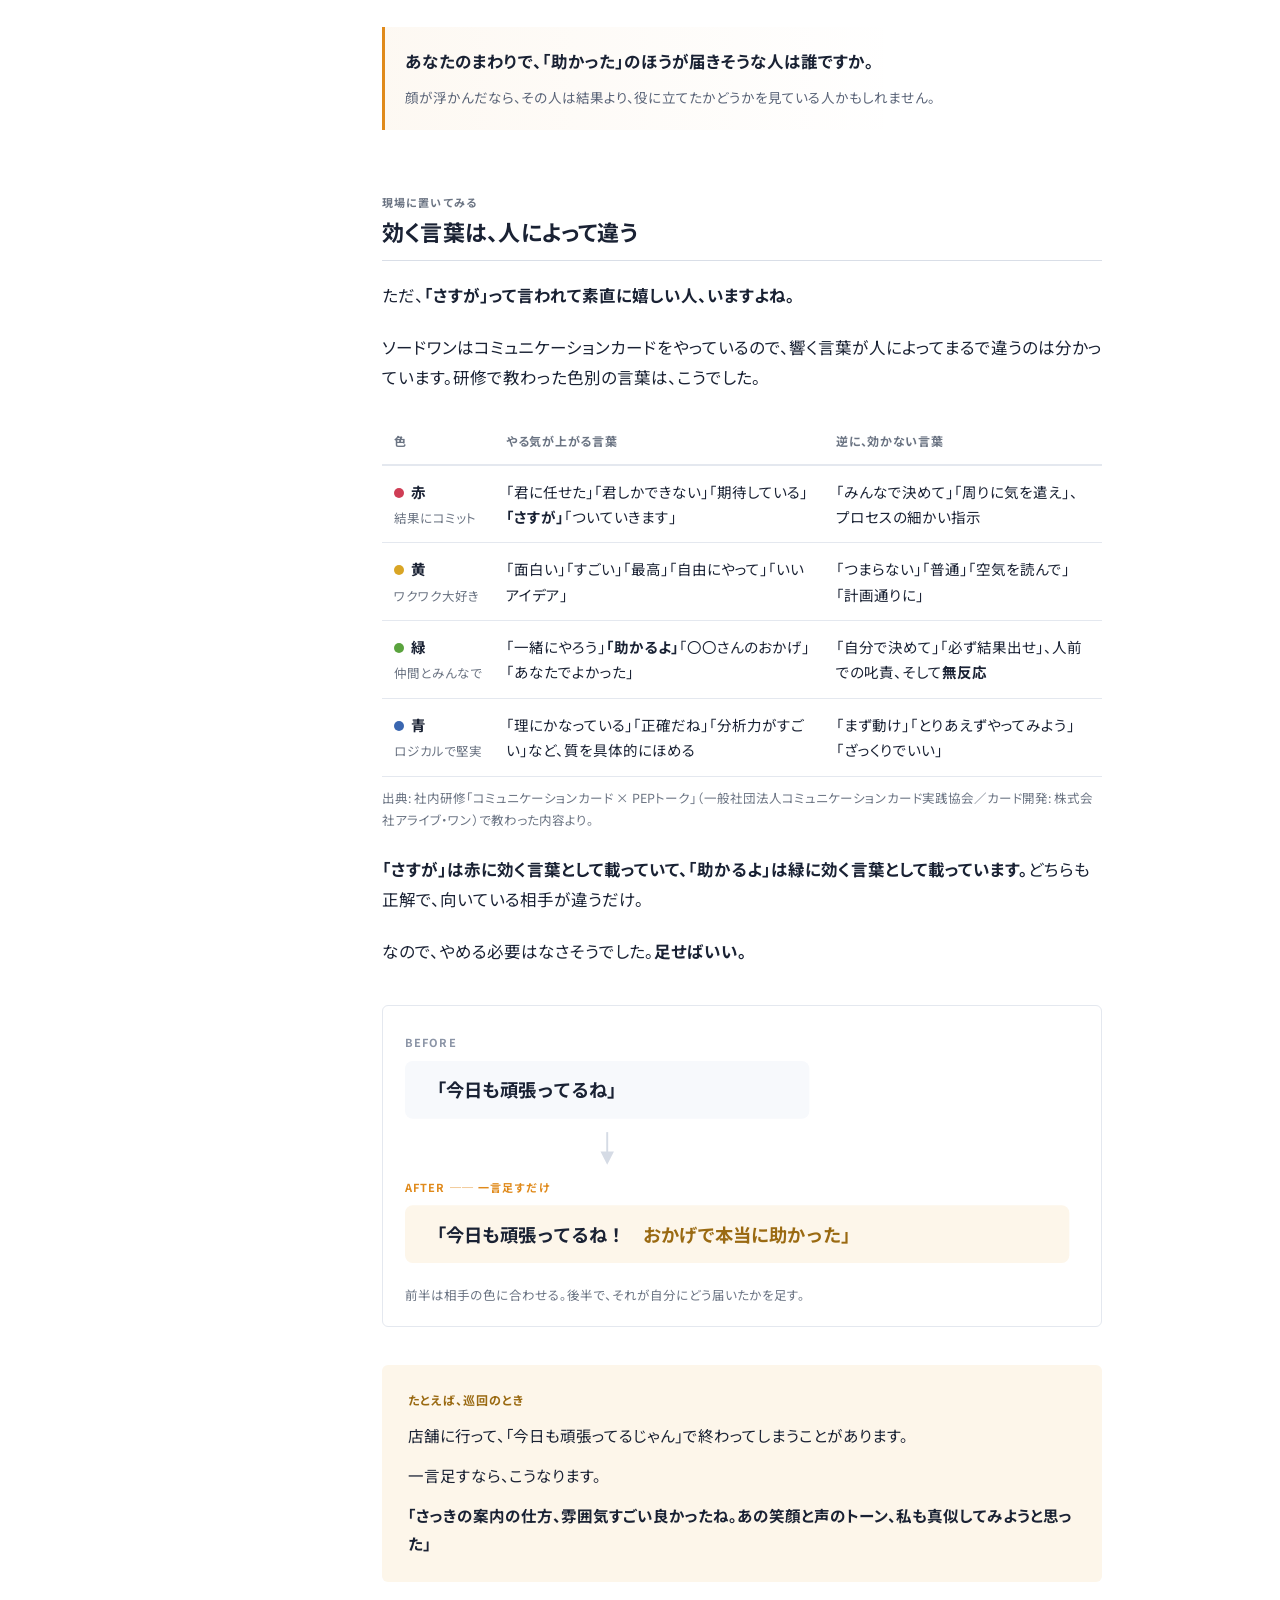
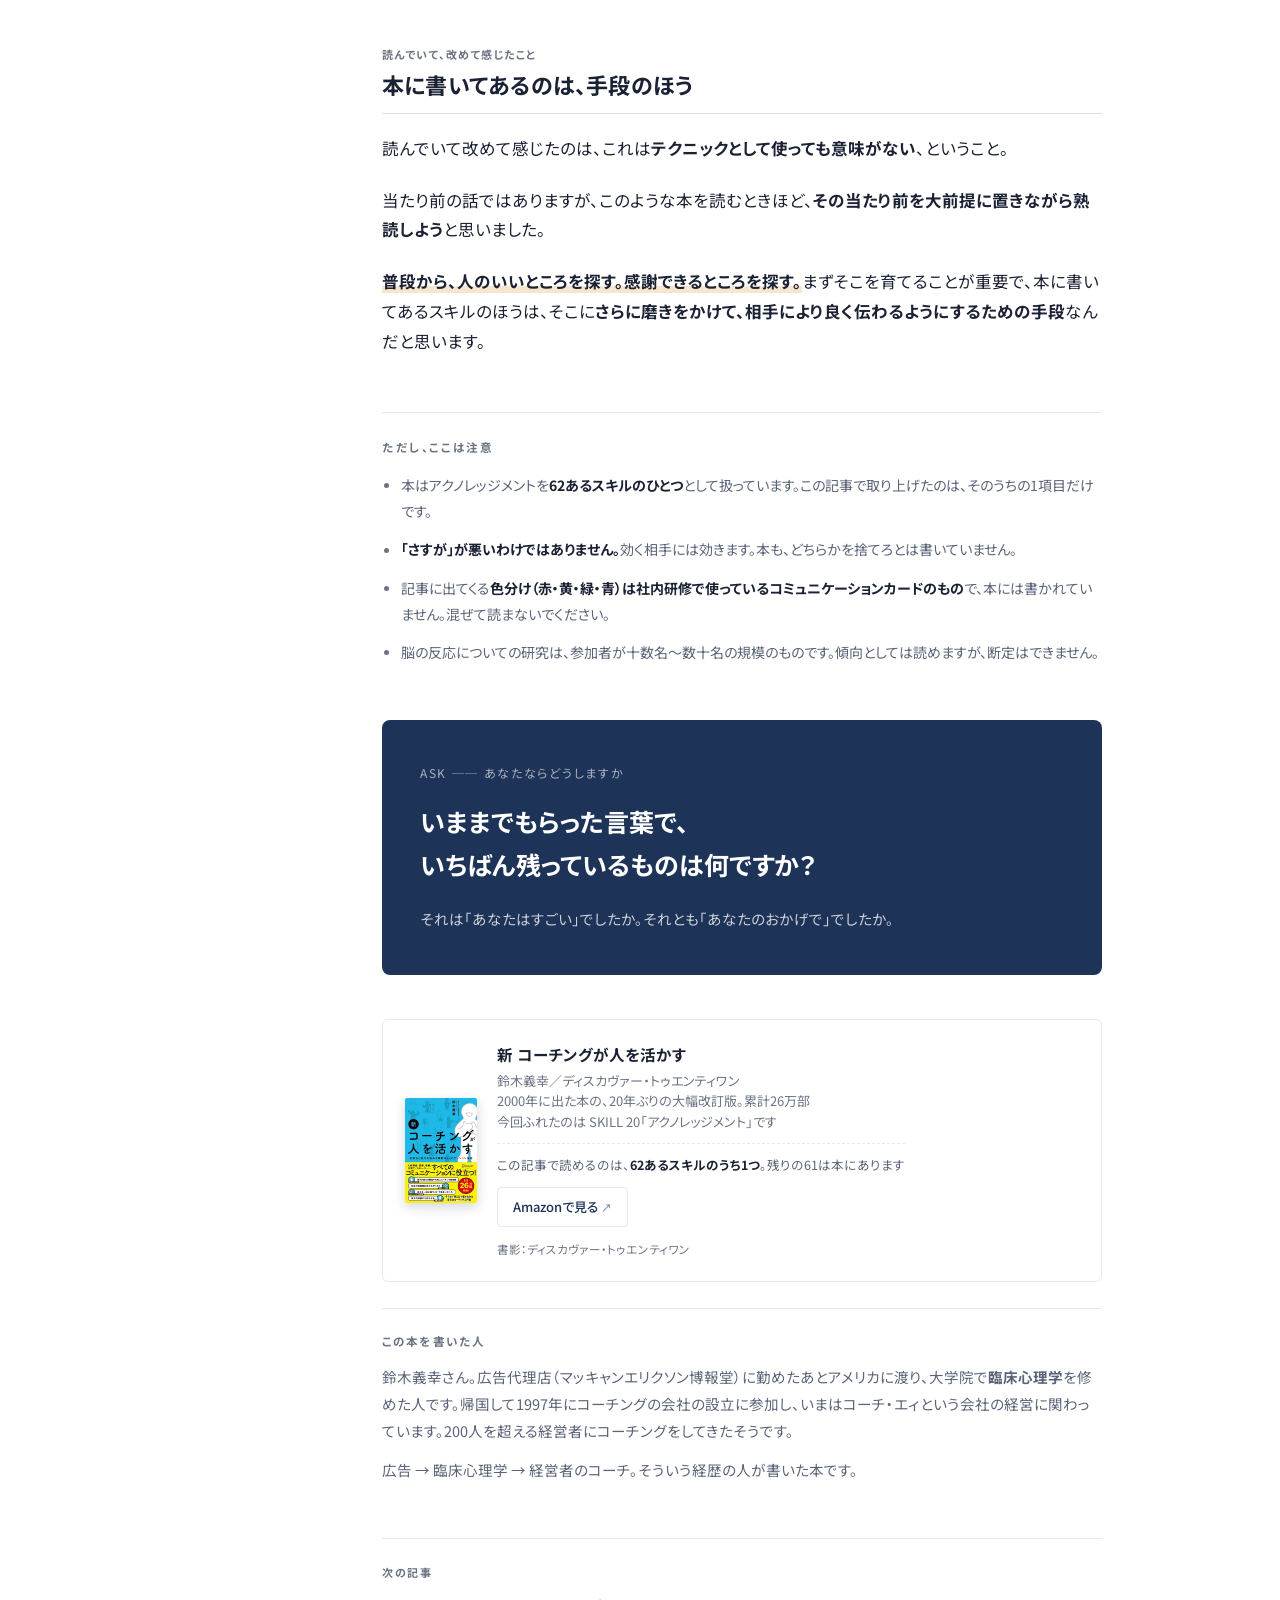
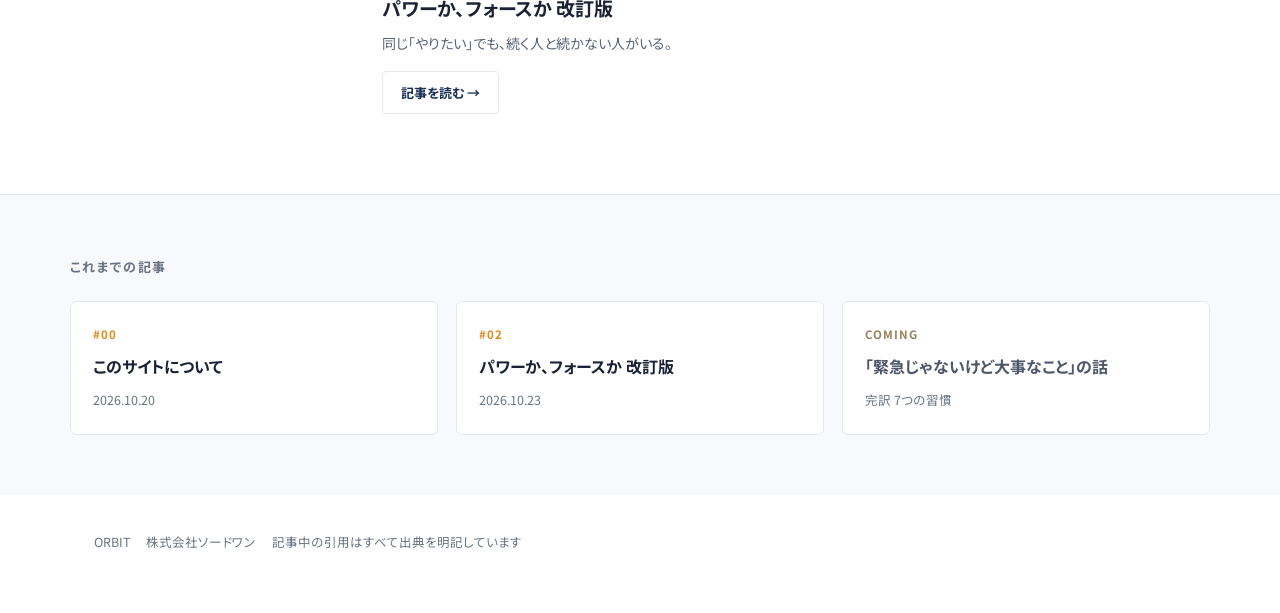
<file: coaching.html>
<!doctype html>
<html lang="ja">
<head>
<meta charset="utf-8">
<meta name="viewport" content="width=device-width, initial-scale=1">
<title>新 コーチングが人を活かす｜ORBIT</title>
<meta name="description" content="20年ぶりに改訂された、コーチングの定番書。今回はその中の「ほめ方」について書かれた一項目を取り上げます。">

<!-- LINEやSNSに貼ったときのカード表示用。og:image は絶対URLであること -->
<meta property="og:type" content="article">
<meta property="og:site_name" content="ORBIT">
<meta property="og:title" content="新 コーチングが人を活かす">
<meta property="og:description" content="その「さすが」は、相手のところで止まっている。ほめ方を変えると、届く先が変わる。20年ぶりに改訂されたコーチングの定番書から、「ほめ方」の一項目を。">
<meta property="og:url" content="https://sword-one.github.io/diary/coaching.html">
<meta property="og:image" content="https://sword-one.github.io/diary/img/hero.jpg">
<meta property="og:image:width" content="1600">
<meta property="og:image:height" content="1067">
<meta name="twitter:card" content="summary_large_image">
<link rel="icon" href="favicon.svg" type="image/svg+xml">
<link rel="apple-touch-icon" href="favicon.svg">
<meta name="theme-color" content="#070C18">
<link rel="alternate" type="application/rss+xml" title="ORBIT" href="https://sword-one.github.io/diary/feed.xml">
<link rel="canonical" href="https://sword-one.github.io/diary/coaching.html">
<link rel="preconnect" href="https://fonts.googleapis.com">
<link rel="preconnect" href="https://fonts.gstatic.com" crossorigin>
<link href="https://fonts.googleapis.com/css2?family=Noto+Sans+JP:wght@400;500;700&display=swap" rel="stylesheet">
<link rel="stylesheet" href="style.css?v=202610251243">

<script type="application/ld+json">
{"@context":"https://schema.org","@type":"Article",
 "headline":"新 コーチングが人を活かす",
 "datePublished":"2026-10-23","dateModified":"2026-10-23",
 "inLanguage":"ja","articleSection":"伝え方",
 "image":"https://sword-one.github.io/diary/img/hero.jpg",
 "mainEntityOfPage":{"@type":"WebPage","@id":"https://sword-one.github.io/diary/coaching.html"},
 "isPartOf":{"@type":"Blog","name":"ORBIT","url":"https://sword-one.github.io/diary/"},
 "publisher":{"@type":"Organization","name":"株式会社ソードワン"},
 "about":{"@type":"Book","name":"新 コーチングが人を活かす",
   "author":{"@type":"Person","name":"鈴木義幸"},
   "publisher":{"@type":"Organization","name":"ディスカヴァー・トゥエンティワン"},
   "sameAs":"https://www.amazon.co.jp/dp/4799326104"}}
</script>
</head>
<body>

<a class="skip-link" href="#s1">本文へ移動</a>
<header class="hd"><div class="hd-in">
  <a class="logo" href="index.html">ORBIT</a>
  <span class="logo-sub">オービット</span>
  <nav class="hd-nav"><a href="index.html#list">記事一覧</a><a href="ranking.html">いま読まれている本</a><a href="index.html#about">このサイトについて</a></nav>
</div></header>

<div class="hero">
  <span class="kicker">#01　伝え方</span>
  <h1>新 コーチングが人を活かす</h1>
  <p class="catch"><span class="nb">その「さすが」は、</span>相手のところで止まっている。</p>
  <p class="catch-sub">ほめ方を変えると、届く先が変わる。</p>

  <div class="byline">
    <img class="ava" src="img/avatar.jpg" alt="">
    <div>
      <div class="by-meta">2026.10.23 ・ 読むのに約7分</div>
    </div>
  </div>

  <div class="cover">
    <img class="bg" src="img/hero.jpg" alt="カフェのテーブルに置かれた『新 コーチングが人を活かす』">
    <div class="cover-t">鈴木義幸／ディスカヴァー・トゥエンティワン</div>
  </div>
</div>

<div class="wrap">
  <aside class="toc">
    <div class="toc-h">もくじ</div>
    <a class="on" href="#s1">この本は、何の本か</a>
    <a href="#s2">ほめ方には2種類ある</a>
    <a href="#s3">矢印の向きが、逆だった</a>
    <a href="#s4">ほめられた脳は何を受け取るか</a>
    <a href="#s5">効く言葉は、人によって違う</a>
    <a href="#s6">本に書いてあるのは、手段のほう</a>
    <a href="#s7">あなたならどうしますか</a>
  </aside>

  <article>
    <!-- 3行だけ読んで離脱しても持って帰れるように。
         深く読みたい人だけ下まで行けばいい（CLAUDE.md §4） -->
    <div class="brief">
      <div class="brief-h">30秒でいうと</div>
      <ol>
        <li>ほめ方には2種類ある。<b>「さすが」は相手を評価する言い方</b>、<b>「助かった」は相手の行動が自分にどう届いたかを伝える言い方</b>。</li>
        <li>前者はほめられた人のところで完結する。後者は「自分の行動が誰かに届いた」という情報が一緒に渡る。<b>矢印の向きが逆</b>。</li>
        <li>そして効く言葉は人によって違う。結果を出したい人には「さすが」が、人の役に立ちたい人には「助かった」が届く。</li>
      </ol>
    </div>

    <h2 id="s1"><span class="step">まず、本の話</span>この本は、何の本か</h2>

    <p>『新 コーチングが人を活かす』は、<b>2000年に出た本の、20年ぶりの大幅改訂版</b>。冒頭に、なぜコーチングが必要になったのかが3つ挙げられています。</p>

    <ul class="lessons">
      <li><b>01</b><span>簡単に正解を見つけることのできない課題の増加</span></li>
      <li><b>02</b><span>多様性の拡大</span></li>
      <li><b>03</b><span>イノベーションの必要性</span></li>
    </ul>

    <p>この3つは20年前からあったけれど、<b>強度が明らかに増している</b>と書かれています。上の人が答えを持っていて下に教える、という形が成り立たなくなってきた。だから「教える」ではなく「<b>一緒に探す</b>」ための技術がいる。それがこの本の立ち位置です。</p>

    <p>例として出てくるのは、会社だけではありません。<b>スポーツチーム、病院、学校、家庭。</b>病院の例だと、医師・看護師・薬剤師がチームを組んで、患者さんにとって何が最適かを探していく話が出てきます。医師が一人で「この処置で大丈夫」と決められることばかりではない。職種によって立場も考え方も違う。</p>

    <p>要するに、<strong class="key">答えを一人で持てない場面なら、どこでも同じ</strong>ということのようです。</p>

    <h2 id="s2"><span class="step">本文から</span>ほめ方には2種類ある</h2>

    <p>今回取り上げるのは、<b>SKILL 20「アクノレッジメント ── "I"の立場でほめる」</b>という一項目です。</p>

    <p>コーチングでは、相手をほめたり認めたりすることを「アクノレッジメント」と呼ぶそうです。そしてそれは、どの立場から言うかで2つに分かれる、と書かれていました。</p>

    <p>ひとつは <strong>「You」の立場</strong>。「よくやった」「やればできるじゃないか」。つまり「あなたはこうだ」と相手に伝える言い方。</p>

    <p>もうひとつは <strong>「I」の立場</strong>。相手が自分にどういう影響を与えたかを言葉にする。</p>

    <blockquote>
      <p>「きみががんばっているのを見ていると、僕もやる気が高まるよ」</p>
      <cite>新 コーチングが人を活かす／鈴木義幸（ディスカヴァー・トゥエンティワン）</cite>
    </blockquote>

    <p>本には、Youの承認はそれ自体が評価と受け取られることがある、と書かれています。言われた側が「いや、そうでもないですけど」と返してしまう、あれです。</p>

    <div class="pause">
      <p class="pause-q">直近で誰かをほめた場面を、ひとつ思い出してみてください。</p>
      <p class="pause-n">それは「さすが」でしたか。「助かった」でしたか。</p>
    </div>

    <h2 id="s3"><span class="step">私の気づき</span>矢印の向きが、逆だった</h2>

    <p>この2つを並べて書いてみて、気づいたことがあります。</p>
    <figure class="fig-box">
      <!-- スマホ用（縦に余裕をとり、文字を大きく） -->
      <svg class="fig-sp" viewBox="0 0 360 386" xmlns="http://www.w3.org/2000/svg" role="img"
           aria-label="「すごいね」は私から相手への一方向。「助かった」は相手から私への影響を伝えている">
        <style>
          .s-lbl{font:700 16px "Noto Sans JP",sans-serif}
          .s-nm{font:500 16px "Noto Sans JP",sans-serif}
          .s-cap{font:15px "Noto Sans JP",sans-serif;fill:#5A6478}
          .s-wd{font:700 17px "Noto Sans JP",sans-serif}
        </style>
        <text class="s-lbl" x="0" y="16" fill="#8B94A6">①「さすが」「すごいね」</text>
        <image href="img/fig_me.png"  x="22"  y="30" width="37" height="86"/>
        <text class="s-nm" x="40"  y="134" text-anchor="middle" fill="#1A2234">私</text>
        <image href="img/fig_you.png" x="300" y="30" width="28" height="86"/>
        <text class="s-nm" x="314" y="134" text-anchor="middle" fill="#1A2234">相手</text>
        <line x1="86" y1="72" x2="276" y2="72" stroke="#B9C2D2" stroke-width="2.5"/>
        <polygon points="290,72 274,65 274,79" fill="#B9C2D2"/>
        <text class="s-wd"  x="182" y="58"  text-anchor="middle" fill="#8B94A6">評価を渡す</text>
        <text class="s-cap" x="182" y="100" text-anchor="middle">ここで完結する</text>

        <line x1="0" y1="168" x2="360" y2="168" stroke="#E4E8EF" stroke-width="1"/>

        <text class="s-lbl" x="0" y="206" fill="#1E3358">②「助かった」「おかげで」</text>
        <image href="img/fig_me.png"  x="22"  y="220" width="37" height="86"/>
        <text class="s-nm" x="40"  y="324" text-anchor="middle" fill="#1A2234">私</text>
        <image href="img/fig_you.png" x="300" y="220" width="28" height="86"/>
        <text class="s-nm" x="314" y="324" text-anchor="middle" fill="#1A2234">相手</text>
        <line x1="290" y1="262" x2="100" y2="262" stroke="#E08A1B" stroke-width="3"/>
        <polygon points="86,262 102,255 102,269" fill="#E08A1B"/>
        <text class="s-wd"  x="182" y="248" text-anchor="middle" fill="#E08A1B">影響が届いたと伝える</text>
        <text class="s-cap" x="182" y="364" text-anchor="middle">自分の動きが誰かに効いたと分かる</text>
      </svg>

      <!-- PC用 -->
      <svg class="fig-pc" viewBox="0 0 700 380" xmlns="http://www.w3.org/2000/svg" role="img"
           aria-label="「すごいね」は私から相手への一方向。「助かった」は相手から私への影響を伝えている">
        <style>
          .lbl{font:700 15px "Noto Sans JP",sans-serif}
          .nm{font:500 14px "Noto Sans JP",sans-serif;fill:#1A2234}
          .cap{font:13px "Noto Sans JP",sans-serif;fill:#5A6478}
          .wd{font:700 17px "Noto Sans JP",sans-serif}
        </style>
        <!-- 上段：You型。棒人間は下段とまったく同じ。違うのは矢印の向きだけ -->
        <text class="lbl" x="0" y="16" fill="#8B94A6">①「すごいね」「さすが」</text>
        <image href="img/fig_me.png"  x="50"  y="32" width="45" height="104"/>
        <text class="nm" x="72"  y="158" text-anchor="middle">私</text>
        <image href="img/fig_you.png" x="610" y="32" width="34" height="104"/>
        <text class="nm" x="627" y="158" text-anchor="middle">相手</text>
        <line x1="130" y1="84" x2="578" y2="84" stroke="#B9C2D2" stroke-width="2.5"/>
        <polygon points="592,84 576,77 576,91" fill="#B9C2D2"/>
        <text class="wd"  x="355" y="68"  text-anchor="middle" fill="#8B94A6">評価を渡す</text>
        <text class="cap" x="355" y="112" text-anchor="middle">ここで完結する</text>

        <line x1="0" y1="192" x2="700" y2="192" stroke="#E4E8EF" stroke-width="1"/>

        <!-- 下段：I型 -->
        <text class="lbl" x="0" y="228" fill="#1E3358">②「助かった」「おかげで自分もやる気が出た」</text>
        <image href="img/fig_me.png"  x="50"  y="244" width="45" height="104"/>
        <text class="nm" x="72"  y="370" text-anchor="middle">私</text>
        <image href="img/fig_you.png" x="610" y="244" width="34" height="104"/>
        <text class="nm" x="627" y="370" text-anchor="middle">相手</text>
        <line x1="592" y1="296" x2="144" y2="296" stroke="#E08A1B" stroke-width="3"/>
        <polygon points="130,296 146,289 146,303" fill="#E08A1B"/>
        <text class="wd"  x="362" y="280" text-anchor="middle" fill="#E08A1B">影響が届いたと伝える</text>
        <text class="cap" x="362" y="324" text-anchor="middle">自分の動きが誰かに効いたと分かる</text>
      </svg>
      <figcaption>同じ「ほめる」でも、①は私から相手へ評価が流れ、②は相手から私へ影響が流れている。棒人間は同じ。違うのは矢印の向きだけ。</figcaption>
    </figure>

    <p>「さすが」は、その人の結果についての話です。だから、その人のところで終わる。<strong>渡して終わり</strong>。</p>

    <p>「助かった」のほうには、<strong>あなたの行動が、私に届いた</strong>という情報が乗っています。</p>

    <p>つまり <strong class="key">IとYouの差は、「相手にどう影響を与えるか」の差</strong>でした。ほめ方の種類の話だと思って読んでいたのですが、そうではなかった。</p>

    <h2 id="s4"><span class="step">もう少し深掘ってみた</span>ほめられた脳は何を受け取るか</h2>

    <p>本当にそうなのか気になって、もう少し深掘ってみました。研究が2つ見つかりました。</p>

    <h3>ほめられること自体が、報酬として扱われている</h3>

    <p>19人を対象にした脳の研究で、<b>良い評判を得たときに、お金をもらったときと同じ場所（線条体）が反応した</b>と報告されています。研究者はこれを「報酬の共通通貨」と呼んでいます。</p>

    <p class="note">出典: Izuma, Saito &amp; Sadato (2008), Neuron. 19人という小さな実験なので、これだけで言い切れるものではありません。</p>

    <h3>効いていたのは「うまくやれた」ではなく「役に立てた」</h3>

    <p>「ありがとう」と言われた人が、そのあともう一度手助けをするかどうかを調べた研究です。感謝を伝えられたグループは、<b>手助けを繰り返した割合が25%から55%へ、別の実験では32%から66%へ</b>と、おおよそ倍になったと報告されています。</p>

    <p>研究者は、その理由として2つの可能性を比べています。</p>

    <ul class="lessons">
      <li><b>仮説A</b><span>「自分はこれが得意だ」と思えたから（有能感）</span></li>
      <li><b>仮説B</b><span>「自分は誰かにとって価値がある」と思えたから（social worth）</span></li>
    </ul>

    <p>その後の行動を説明できたのは、<strong class="key">Bのほうだった</strong>と報告されています。うまくやれた、ではなく、<b>誰かの役に立てた</b>。</p>

    <p class="note">出典: Grant &amp; Gino (2010), Journal of Personality and Social Psychology. 心理学の実験なので、そのまま現場に当てはまるとは限りません。</p>

    <p>「さすが」はAの話をしていて、「助かった」はBの話をしている。そういうことのようです。</p>

    <div class="pause">
      <p class="pause-q">あなたのまわりで、「助かった」のほうが届きそうな人は誰ですか。</p>
      <p class="pause-n">顔が浮かんだなら、その人は結果より、役に立てたかどうかを見ている人かもしれません。</p>
    </div>

    <h2 id="s5"><span class="step">現場に置いてみる</span>効く言葉は、人によって違う</h2>

    <p>ただ、<b>「さすが」って言われて素直に嬉しい人、いますよね。</b></p>

    <p>ソードワンはコミュニケーションカードをやっているので、響く言葉が人によってまるで違うのは分かっています。研修で教わった色別の言葉は、こうでした。</p>
    <table class="ctab">
      <thead><tr><th>色</th><th>やる気が上がる言葉</th><th>逆に、効かない言葉</th></tr></thead>
      <tbody>
        <tr style="--row-color:var(--c-red)"><td class="cn"><span class="dot" style="background:var(--c-red)"></span>赤<br><span class="cs">結果にコミット</span></td>
            <td data-l="やる気が上がる言葉">「君に任せた」「君しかできない」「期待している」<b>「さすが」</b>「ついていきます」</td>
            <td data-l="逆に、効かない言葉">「みんなで決めて」「周りに気を遣え」、プロセスの細かい指示</td></tr>
        <tr style="--row-color:var(--c-yel)"><td class="cn"><span class="dot" style="background:var(--c-yel)"></span>黄<br><span class="cs">ワクワク大好き</span></td>
            <td data-l="やる気が上がる言葉">「面白い」「すごい」「最高」「自由にやって」「いいアイデア」</td>
            <td data-l="逆に、効かない言葉">「つまらない」「普通」「空気を読んで」「計画通りに」</td></tr>
        <tr style="--row-color:var(--c-grn)"><td class="cn"><span class="dot" style="background:var(--c-grn)"></span>緑<br><span class="cs">仲間とみんなで</span></td>
            <td data-l="やる気が上がる言葉">「一緒にやろう」<b>「助かるよ」</b>「〇〇さんのおかげ」「あなたでよかった」</td>
            <td data-l="逆に、効かない言葉">「自分で決めて」「必ず結果出せ」、人前での叱責、そして<b>無反応</b></td></tr>
        <tr style="--row-color:var(--c-blu)"><td class="cn"><span class="dot" style="background:var(--c-blu)"></span>青<br><span class="cs">ロジカルで堅実</span></td>
            <td data-l="やる気が上がる言葉">「理にかなっている」「正確だね」「分析力がすごい」など、質を具体的にほめる</td>
            <td data-l="逆に、効かない言葉">「まず動け」「とりあえずやってみよう」「ざっくりでいい」</td></tr>
      </tbody>
    </table>
    <p class="note">出典: 社内研修「コミュニケーションカード × PEPトーク」（一般社団法人コミュニケーションカード実践協会／カード開発: 株式会社アライブ・ワン）で教わった内容より。</p>

    <p><b>「さすが」は赤に効く言葉として載っていて、「助かるよ」は緑に効く言葉として載っています。</b>どちらも正解で、向いている相手が違うだけ。</p>

    <p>なので、やめる必要はなさそうでした。<strong>足せばいい。</strong></p>
    <figure class="fig-box">
      <!-- スマホ用（AFTERは2行に折って文字の大きさを保つ） -->
      <svg class="fig-sp" viewBox="0 0 360 272" xmlns="http://www.w3.org/2000/svg" role="img"
           aria-label="さすがやん、に、おかげで本当に助かった、を足す">
        <style>
          .s-bl{font:700 17px "Noto Sans JP",sans-serif;fill:#1A2234}
          .s-ad{font:700 17px "Noto Sans JP",sans-serif;fill:#9A6A12}
          .s-tg{font:700 11.5px "Noto Sans JP",sans-serif;letter-spacing:.1em}
        </style>
        <text class="s-tg" x="0" y="14" fill="#8B94A6">BEFORE</text>
        <rect x="0" y="26" width="360" height="54" rx="8" fill="#F7F9FC"/>
        <text class="s-bl" x="18" y="60">「今日も頑張ってるね」</text>

        <line x1="180" y1="94" x2="180" y2="114" stroke="#D5DBE5" stroke-width="2"/>
        <polygon points="180,124 173,110 187,110" fill="#D5DBE5"/>

        <text class="s-tg" x="0" y="152" fill="#E08A1B">AFTER ── 一言足すだけ</text>
        <rect x="0" y="164" width="360" height="92" rx="8" fill="#FDF6EA"/>
        <text class="s-bl" x="18" y="198">「今日も頑張ってるね！</text>
        <text class="s-ad" x="18" y="232">　おかげで本当に助かった」</text>
      </svg>

      <!-- PC用 -->
      <svg class="fig-pc" viewBox="0 0 700 250" xmlns="http://www.w3.org/2000/svg" role="img"
           aria-label="今日も頑張ってるね、に、おかげで本当に助かった、を足す">
        <style>
          .bl{font:700 19px "Noto Sans JP",sans-serif;fill:#1A2234}
          .ad{font:700 19px "Noto Sans JP",sans-serif;fill:#9A6A12}
          .tg{font:700 11.5px "Noto Sans JP",sans-serif;letter-spacing:.1em}
        </style>
        <text class="tg" x="0" y="16" fill="#8B94A6">BEFORE</text>
        <rect x="0" y="30" width="420" height="60" rx="8" fill="#F7F9FC"/>
        <text class="bl" x="24" y="68">「今日も頑張ってるね」</text>

        <line x1="210" y1="104" x2="210" y2="128" stroke="#D5DBE5" stroke-width="2"/>
        <polygon points="210,138 203,124 217,124" fill="#D5DBE5"/>

        <text class="tg" x="0" y="166" fill="#E08A1B">AFTER ── 一言足すだけ</text>
        <rect x="0" y="180" width="690" height="60" rx="8" fill="#FDF6EA"/>
        <text class="bl" x="24" y="218">「今日も頑張ってるね！<tspan class="ad">　おかげで本当に助かった」</tspan></text>
      </svg>
      <figcaption>前半は相手の色に合わせる。後半で、それが自分にどう届いたかを足す。</figcaption>
    </figure>

    <div class="field">
      <div class="field-h">たとえば、巡回のとき</div>
      <p>店舗に行って、「今日も頑張ってるじゃん」で終わってしまうことがあります。</p>
      <p>一言足すなら、こうなります。</p>
      <p><b>「さっきの案内の仕方、雰囲気すごい良かったね。あの笑顔と声のトーン、私も真似してみようと思った」</b></p>
    </div>

    <h2 id="s6"><span class="step">読んでいて、改めて感じたこと</span>本に書いてあるのは、手段のほう</h2>

    <p>読んでいて改めて感じたのは、これは<b>テクニックとして使っても意味がない</b>、ということ。</p>

    <p>当たり前の話ではありますが、このような本を読むときほど、<strong>その当たり前を大前提に置きながら熟読しよう</strong>と思いました。</p>

    <p><strong class="key">普段から、人のいいところを探す。感謝できるところを探す。</strong>まずそこを育てることが重要で、本に書いてあるスキルのほうは、そこに<strong>さらに磨きをかけて、相手により良く伝わるようにするための手段</strong>なんだと思います。</p>

    <div class="caution">
      <div class="caution-h">ただし、ここは注意</div>
      <ul>
        <li>本はアクノレッジメントを<b>62あるスキルのひとつ</b>として扱っています。この記事で取り上げたのは、そのうちの1項目だけです。</li>
        <li><b>「さすが」が悪いわけではありません。</b>効く相手には効きます。本も、どちらかを捨てろとは書いていません。</li>
        <li>記事に出てくる<b>色分け（赤・黄・緑・青）は社内研修で使っているコミュニケーションカードのもの</b>で、本には書かれていません。混ぜて読まないでください。</li>
        <li>脳の反応についての研究は、参加者が十数名〜数十名の規模のものです。傾向としては読めますが、断定はできません。</li>
      </ul>
    </div>

    <div class="ask" id="s7">
      <div class="ask-h">ASK ── あなたならどうしますか</div>
      <p class="ask-q">いままでもらった言葉で、<span class="nb">いちばん残っている</span>ものは何ですか？</p>
      <p class="ask-n">それは「あなたはすごい」でしたか。それとも「あなたのおかげで」でしたか。</p>
    </div>

    <div class="bookcard">
      <img class="sp" src="img/cover_sm.webp" alt="新 コーチングが人を活かす の書影">
      <div>
        <div class="bk-t">新 コーチングが人を活かす</div>
        <div class="bk-m">鈴木義幸／ディスカヴァー・トゥエンティワン<br>2000年に出た本の、20年ぶりの大幅改訂版。累計26万部<br>今回ふれたのは SKILL 20「アクノレッジメント」です</div>
        <div class="bk-scope">この記事で読めるのは、<b>62あるスキルのうち1つ</b>。残りの61は本にあります</div>
        <a class="bk-link" href="https://www.amazon.co.jp/dp/4799326104" target="_blank" rel="noopener noreferrer">Amazonで見る</a>
        <div class="bk-note">書影：ディスカヴァー・トゥエンティワン</div>
      </div>
    </div>

    <div class="bio">
      <div class="bio-h">この本を書いた人</div>
      <p>鈴木義幸さん。広告代理店（マッキャンエリクソン博報堂）に勤めたあとアメリカに渡り、大学院で<b>臨床心理学</b>を修めた人です。帰国して1997年にコーチングの会社の設立に参加し、いまはコーチ・エィという会社の経営に関わっています。200人を超える経営者にコーチングをしてきたそうです。</p>
      <p>広告 → 臨床心理学 → 経営者のコーチ。そういう経歴の人が書いた本です。</p>
    </div>

    <!-- 読み終わった人の行き先。ここが無いと一記事で終わる -->
    <a class="nextbox" href="power.html">
      <span class="next-h">次の記事</span>
      <span class="next-t">パワーか、フォースか 改訂版</span>
      <span class="next-c">同じ「やりたい」でも、続く人と続かない人がいる。</span>
    </a>
  </article>
</div>

<section class="past"><div class="past-in">
  <div class="past-h">これまでの記事</div>
  <div class="cards">
    <div class="card"><div class="card-n">#00</div>
      <div class="card-t">このサイトについて</div>
      <div class="card-m">2026.10.20</div></div>
    <div class="card"><div class="card-n">#02</div>
      <div class="card-t">パワーか、フォースか 改訂版</div>
      <div class="card-m">2026.10.23</div></div>
    <div class="card soon"><div class="card-n">COMING</div>
      <div class="card-t">「緊急じゃないけど大事なこと」の話</div>
      <div class="card-m">完訳 7つの習慣</div></div>
  </div>
</div></section>

<footer>
  <span>ORBIT</span><span>株式会社ソードワン</span><span>記事中の引用はすべて出典を明記しています</span>
</footer>

</body>
</html>
</file>
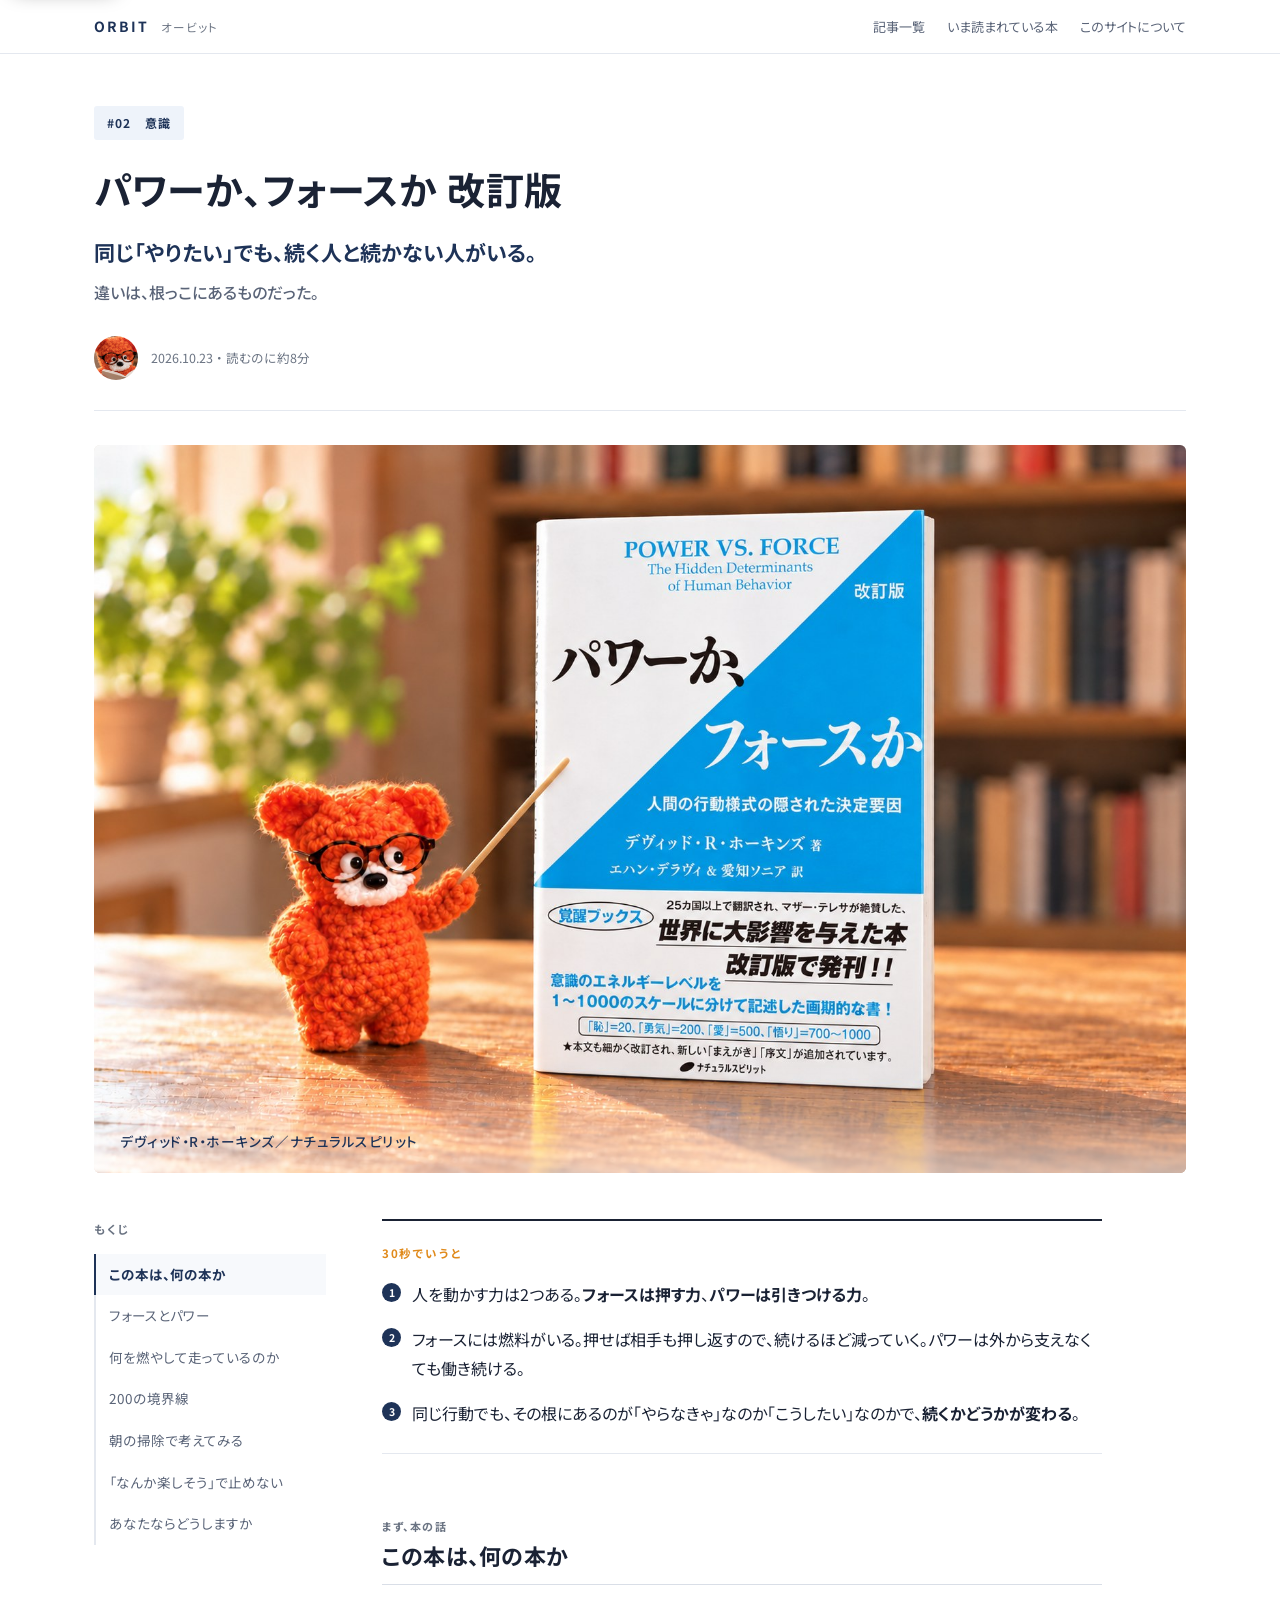
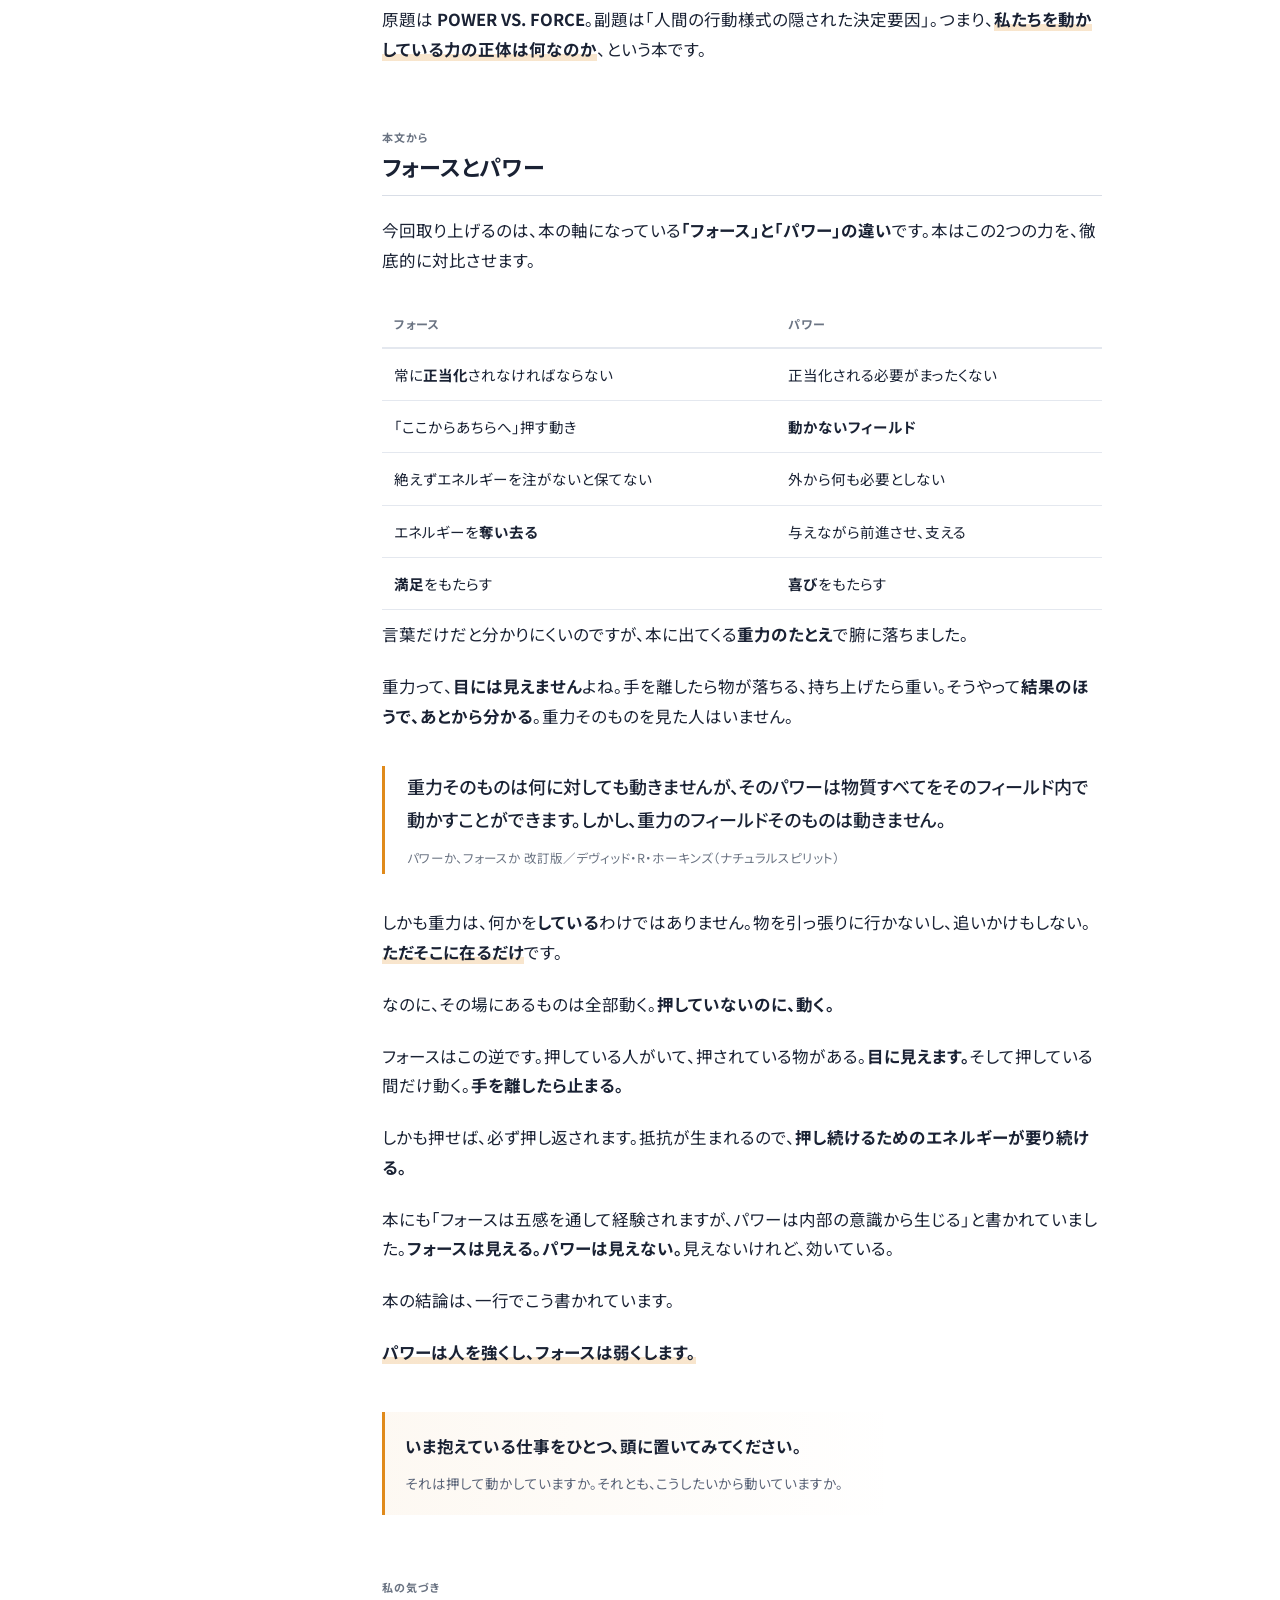
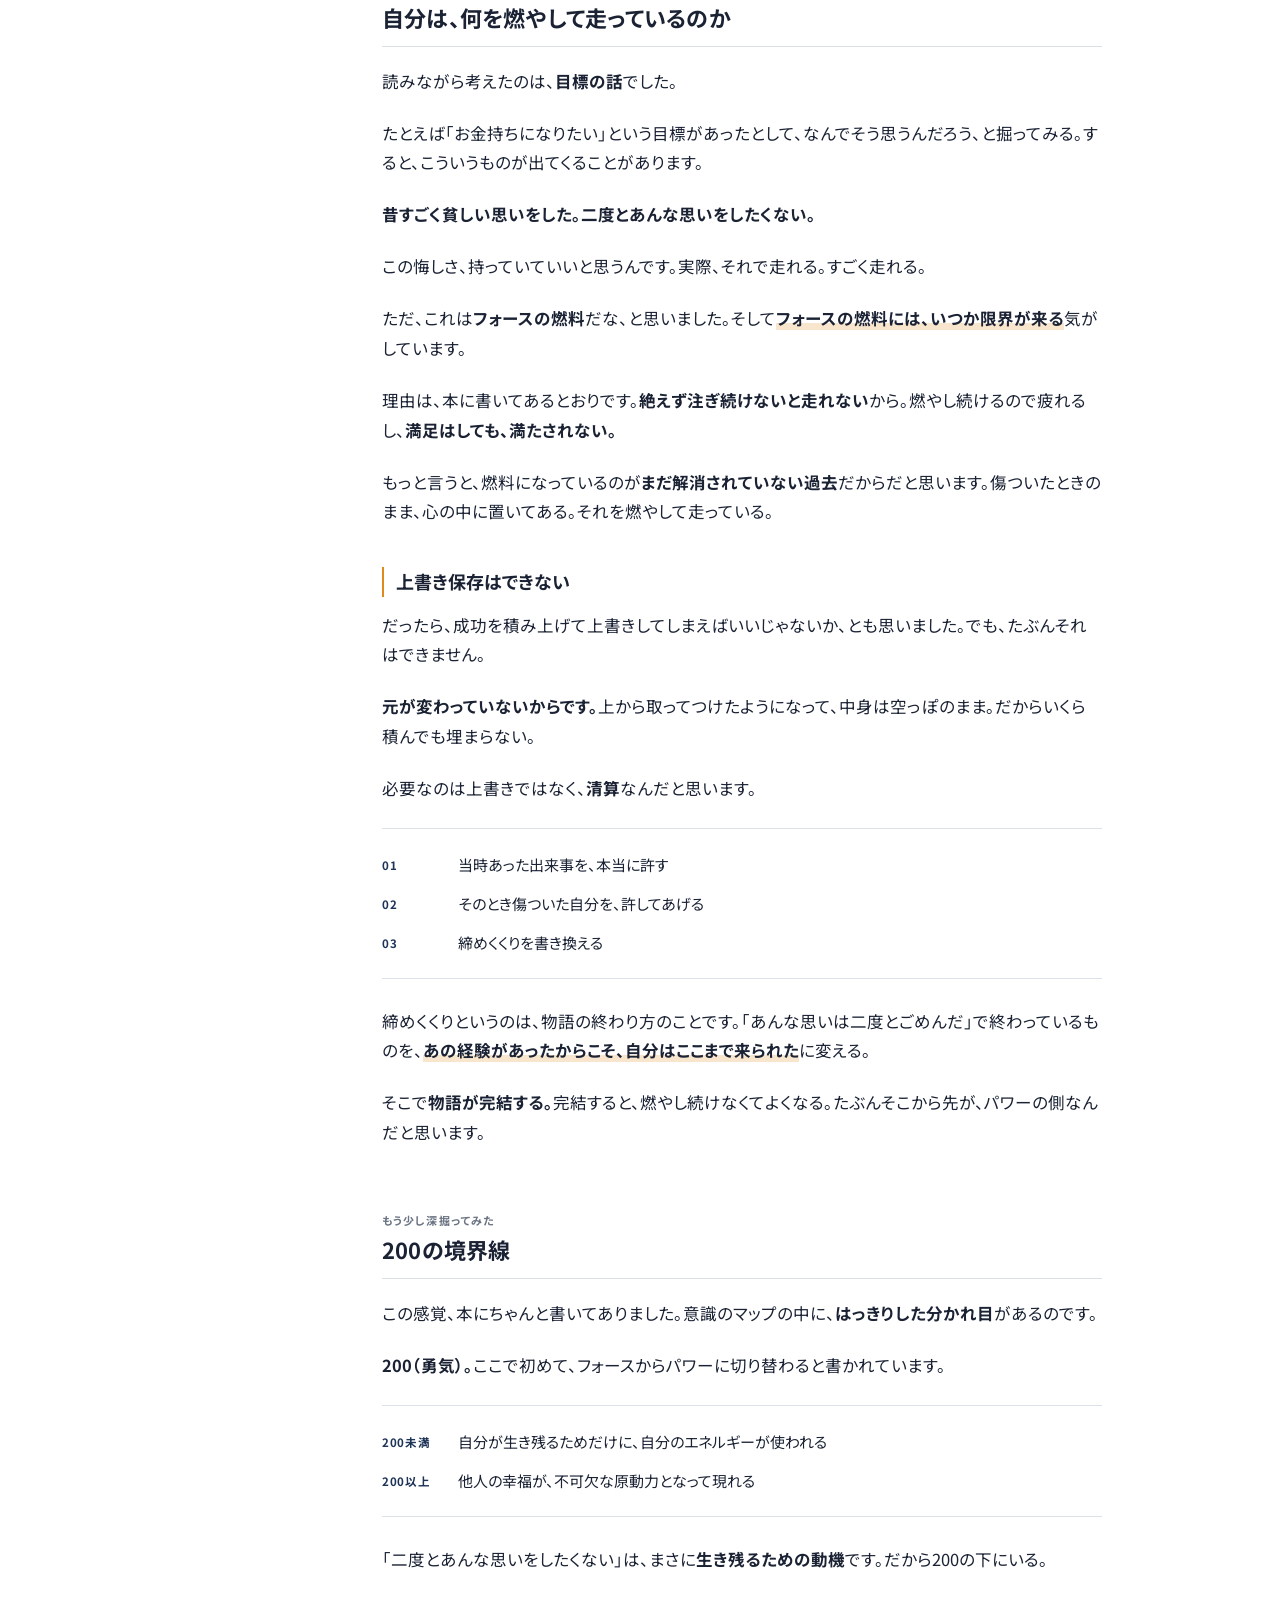
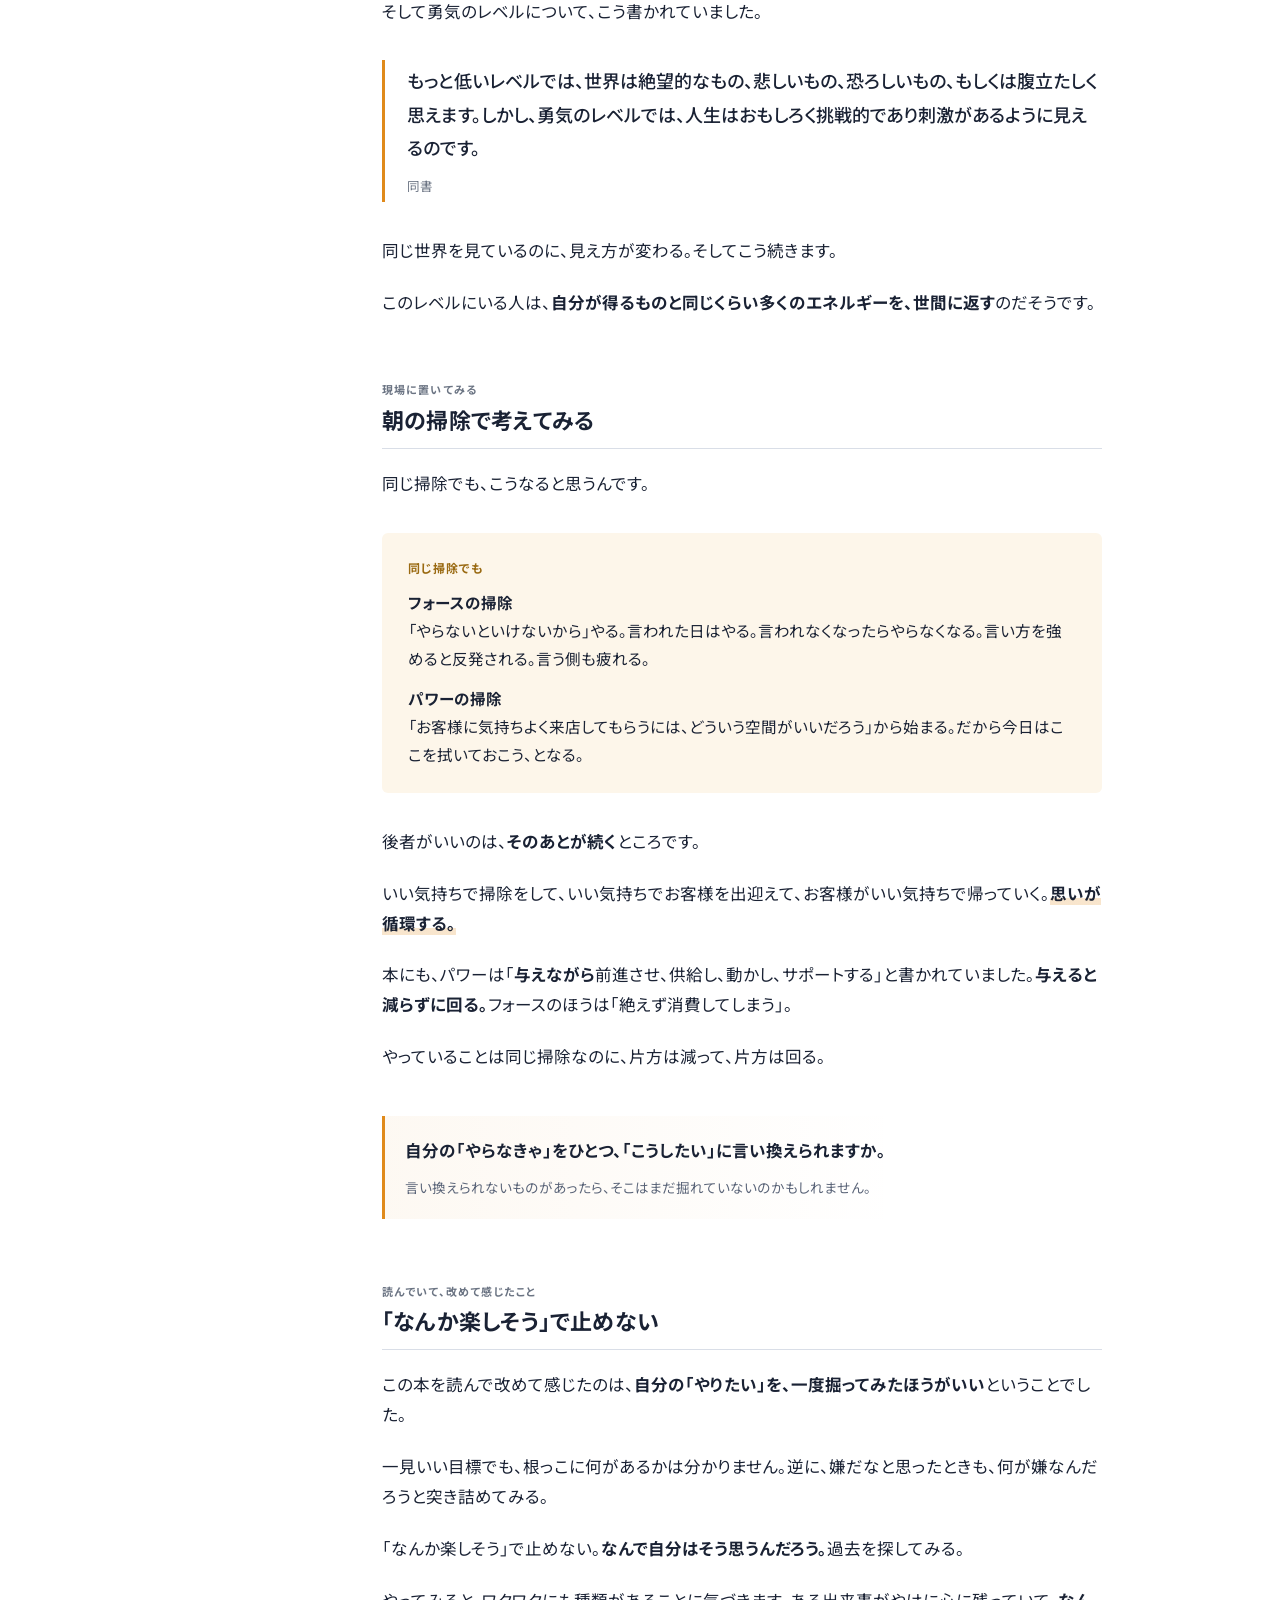
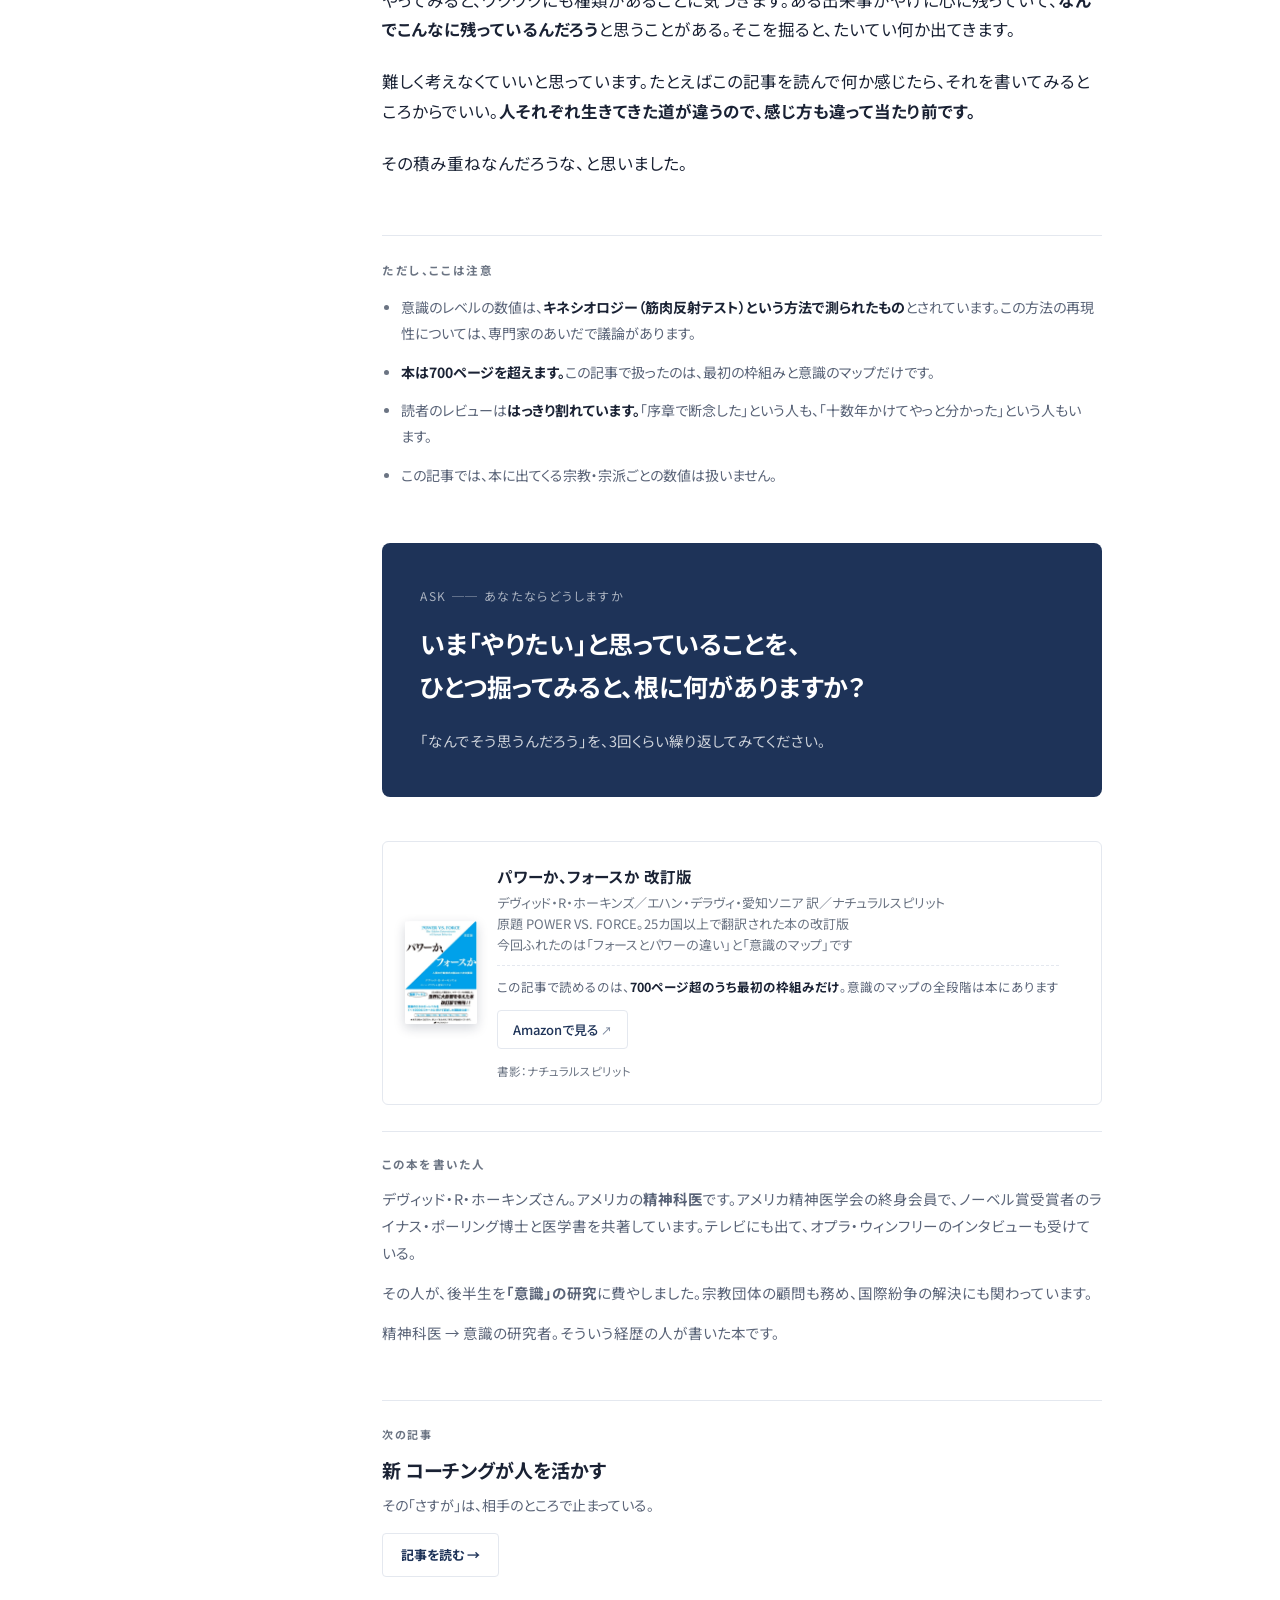
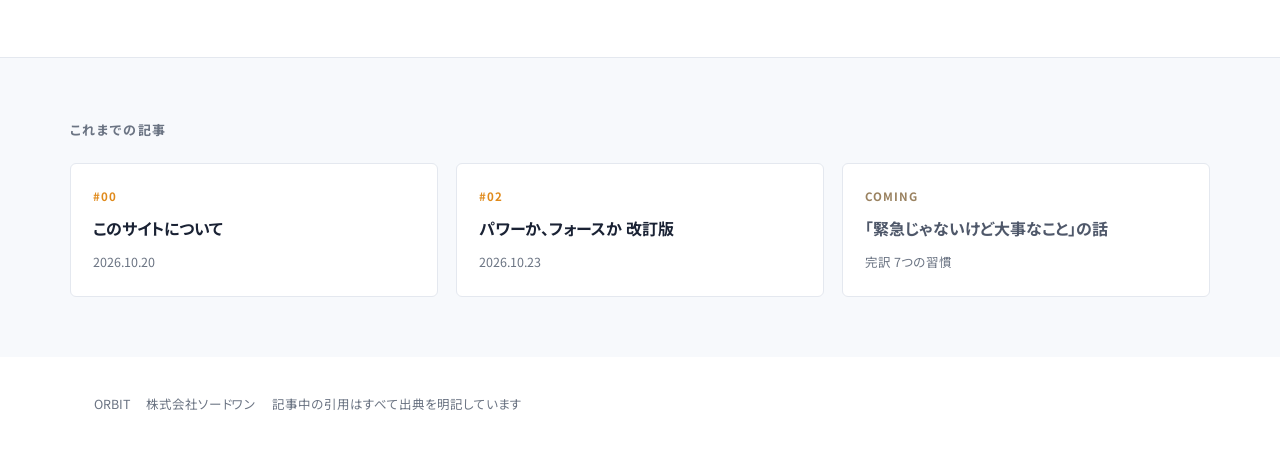
<file: power.html>
<!doctype html>
<html lang="ja">
<head>
<meta charset="utf-8">
<meta name="viewport" content="width=device-width, initial-scale=1">
<title>パワーか、フォースか 改訂版｜ORBIT</title>
<meta name="description" content="「やりたい」の根っこに何があるか。フォースとパワーという2つの力の違いを取り上げます。">

<!-- LINEやSNSに貼ったときのカード表示用。og:image は絶対URLであること -->
<meta property="og:type" content="article">
<meta property="og:site_name" content="ORBIT">
<meta property="og:title" content="パワーか、フォースか 改訂版">
<meta property="og:description" content="同じ「やりたい」でも、続く人と続かない人がいる。違いは、根っこにあるものだった。精神科医が後半生をかけて調べた「人を動かしている力の正体」から。">
<meta property="og:url" content="https://sword-one.github.io/diary/power.html">
<meta property="og:image" content="https://sword-one.github.io/diary/img/hero02.jpg">
<meta property="og:image:width" content="1600">
<meta property="og:image:height" content="1067">
<meta name="twitter:card" content="summary_large_image">
<link rel="icon" href="favicon.svg" type="image/svg+xml">
<link rel="apple-touch-icon" href="favicon.svg">
<meta name="theme-color" content="#070C18">
<link rel="alternate" type="application/rss+xml" title="ORBIT" href="https://sword-one.github.io/diary/feed.xml">
<link rel="canonical" href="https://sword-one.github.io/diary/power.html">
<link rel="preconnect" href="https://fonts.googleapis.com">
<link rel="preconnect" href="https://fonts.gstatic.com" crossorigin>
<link href="https://fonts.googleapis.com/css2?family=Noto+Sans+JP:wght@400;500;700&display=swap" rel="stylesheet">
<link rel="stylesheet" href="style.css?v=202610251243">

<script type="application/ld+json">
{"@context":"https://schema.org","@type":"Article",
 "headline":"パワーか、フォースか 改訂版",
 "datePublished":"2026-10-23","dateModified":"2026-10-23",
 "inLanguage":"ja","articleSection":"意識",
 "image":"https://sword-one.github.io/diary/img/hero02.jpg",
 "mainEntityOfPage":{"@type":"WebPage","@id":"https://sword-one.github.io/diary/power.html"},
 "isPartOf":{"@type":"Blog","name":"ORBIT","url":"https://sword-one.github.io/diary/"},
 "publisher":{"@type":"Organization","name":"株式会社ソードワン"},
 "about":{"@type":"Book","name":"パワーか、フォースか 改訂版",
   "author":{"@type":"Person","name":"デヴィッド・R・ホーキンズ"},
   "publisher":{"@type":"Organization","name":"ナチュラルスピリット"},
   "sameAs":"https://www.amazon.co.jp/dp/4864512728"}}
</script>
</head>
<body>

<a class="skip-link" href="#s1">本文へ移動</a>
<header class="hd"><div class="hd-in">
  <a class="logo" href="index.html">ORBIT</a>
  <span class="logo-sub">オービット</span>
  <nav class="hd-nav"><a href="index.html#list">記事一覧</a><a href="ranking.html">いま読まれている本</a><a href="index.html#about">このサイトについて</a></nav>
</div></header>

<div class="hero">
  <span class="kicker">#02　意識</span>
  <h1>パワーか、フォースか 改訂版</h1>
  <p class="catch"><span class="nb">同じ「やりたい」でも、</span>続く人と続かない人がいる。</p>
  <p class="catch-sub">違いは、根っこにあるものだった。</p>

  <div class="byline">
    <img class="ava" src="img/avatar.jpg" alt="">
    <div>
      <div class="by-meta">2026.10.23 ・ 読むのに約8分</div>
    </div>
  </div>

  <div class="cover">
    <img class="bg" src="img/hero02.jpg" alt="カフェのテーブルに置かれた『パワーか、フォースか 改訂版』">
    <div class="cover-t">デヴィッド・R・ホーキンズ／ナチュラルスピリット</div>
  </div>
</div>

<div class="wrap">
  <aside class="toc">
    <div class="toc-h">もくじ</div>
    <a class="on" href="#s1">この本は、何の本か</a>
    <a href="#s2">フォースとパワー</a>
    <a href="#s3">何を燃やして走っているのか</a>
    <a href="#s4">200の境界線</a>
    <a href="#s5">朝の掃除で考えてみる</a>
    <a href="#s6">「なんか楽しそう」で止めない</a>
    <a href="#s7">あなたならどうしますか</a>
  </aside>

  <article>
    <!-- 3行だけ読んで離脱しても持って帰れるように。
         深く読みたい人だけ下まで行けばいい（CLAUDE.md §4） -->
    <div class="brief">
      <div class="brief-h">30秒でいうと</div>
      <ol>
        <li>人を動かす力は2つある。<b>フォースは押す力</b>、<b>パワーは引きつける力</b>。</li>
        <li>フォースには燃料がいる。押せば相手も押し返すので、続けるほど減っていく。パワーは外から支えなくても働き続ける。</li>
        <li>同じ行動でも、その根にあるのが「やらなきゃ」なのか「こうしたい」なのかで、<b>続くかどうかが変わる</b>。</li>
      </ol>
    </div>

    <h2 id="s1"><span class="step">まず、本の話</span>この本は、何の本か</h2>

    <p>原題は <b>POWER VS. FORCE</b>。副題は「人間の行動様式の隠された決定要因」。つまり、<strong class="key">私たちを動かしている力の正体は何なのか</strong>、という本です。</p>

    <h2 id="s2"><span class="step">本文から</span>フォースとパワー</h2>

    <p>今回取り上げるのは、本の軸になっている<b>「フォース」と「パワー」の違い</b>です。本はこの2つの力を、徹底的に対比させます。</p>

    <table class="ctab">
      <thead><tr><th>フォース</th><th>パワー</th></tr></thead>
      <tbody>
        <tr><td data-l="フォース">常に<b>正当化</b>されなければならない</td>
            <td data-l="パワー">正当化される必要がまったくない</td></tr>
        <tr><td data-l="フォース">「ここからあちらへ」押す動き</td>
            <td data-l="パワー"><b>動かないフィールド</b></td></tr>
        <tr><td data-l="フォース">絶えずエネルギーを注がないと保てない</td>
            <td data-l="パワー">外から何も必要としない</td></tr>
        <tr><td data-l="フォース">エネルギーを<b>奪い去る</b></td>
            <td data-l="パワー">与えながら前進させ、支える</td></tr>
        <tr><td data-l="フォース"><b>満足</b>をもたらす</td>
            <td data-l="パワー"><b>喜び</b>をもたらす</td></tr>
      </tbody>
    </table>

    <p>言葉だけだと分かりにくいのですが、本に出てくる<b>重力のたとえ</b>で腑に落ちました。</p>

    <p>重力って、<b>目には見えません</b>よね。手を離したら物が落ちる、持ち上げたら重い。そうやって<strong>結果のほうで、あとから分かる</strong>。重力そのものを見た人はいません。</p>

    <blockquote>
      <p>重力そのものは何に対しても動きませんが、そのパワーは物質すべてをそのフィールド内で動かすことができます。しかし、重力のフィールドそのものは動きません。</p>
      <cite>パワーか、フォースか 改訂版／デヴィッド・R・ホーキンズ（ナチュラルスピリット）</cite>
    </blockquote>

    <p>しかも重力は、何かを<b>している</b>わけではありません。物を引っ張りに行かないし、追いかけもしない。<strong class="key">ただそこに在るだけ</strong>です。</p>

    <p>なのに、その場にあるものは全部動く。<b>押していないのに、動く。</b></p>

    <p>フォースはこの逆です。押している人がいて、押されている物がある。<b>目に見えます。</b>そして押している間だけ動く。<strong>手を離したら止まる。</strong></p>

    <p>しかも押せば、必ず押し返されます。抵抗が生まれるので、<b>押し続けるためのエネルギーが要り続ける。</b></p>

    <p>本にも「フォースは五感を通して経験されますが、パワーは内部の意識から生じる」と書かれていました。<b>フォースは見える。パワーは見えない。</b>見えないけれど、効いている。</p>

    <p>本の結論は、一行でこう書かれています。</p>

    <p><strong class="key">パワーは人を強くし、フォースは弱くします。</strong></p>

    <div class="pause">
      <p class="pause-q">いま抱えている仕事をひとつ、頭に置いてみてください。</p>
      <p class="pause-n">それは押して動かしていますか。それとも、こうしたいから動いていますか。</p>
    </div>

    <h2 id="s3"><span class="step">私の気づき</span>自分は、何を燃やして走っているのか</h2>

    <p>読みながら考えたのは、<b>目標の話</b>でした。</p>

    <p>たとえば「お金持ちになりたい」という目標があったとして、なんでそう思うんだろう、と掘ってみる。すると、こういうものが出てくることがあります。</p>

    <p><b>昔すごく貧しい思いをした。二度とあんな思いをしたくない。</b></p>

    <p>この悔しさ、持っていていいと思うんです。実際、それで走れる。すごく走れる。</p>

    <p>ただ、これは<strong>フォースの燃料</strong>だな、と思いました。そして<strong class="key">フォースの燃料には、いつか限界が来る</strong>気がしています。</p>

    <p>理由は、本に書いてあるとおりです。<b>絶えず注ぎ続けないと走れない</b>から。燃やし続けるので疲れるし、<b>満足はしても、満たされない。</b></p>

    <p>もっと言うと、燃料になっているのが<strong>まだ解消されていない過去</strong>だからだと思います。傷ついたときのまま、心の中に置いてある。それを燃やして走っている。</p>

    <h3>上書き保存はできない</h3>

    <p>だったら、成功を積み上げて上書きしてしまえばいいじゃないか、とも思いました。でも、たぶんそれはできません。</p>

    <p><b>元が変わっていないからです。</b>上から取ってつけたようになって、中身は空っぽのまま。だからいくら積んでも埋まらない。</p>

    <p>必要なのは上書きではなく、<strong>清算</strong>なんだと思います。</p>

    <ul class="lessons">
      <li><b>01</b><span>当時あった出来事を、本当に許す</span></li>
      <li><b>02</b><span>そのとき傷ついた自分を、許してあげる</span></li>
      <li><b>03</b><span>締めくくりを書き換える</span></li>
    </ul>

    <p>締めくくりというのは、物語の終わり方のことです。「あんな思いは二度とごめんだ」で終わっているものを、<strong class="key">あの経験があったからこそ、自分はここまで来られた</strong>に変える。</p>

    <p>そこで<b>物語が完結する。</b>完結すると、燃やし続けなくてよくなる。たぶんそこから先が、パワーの側なんだと思います。</p>

    <h2 id="s4"><span class="step">もう少し深掘ってみた</span>200の境界線</h2>

    <p>この感覚、本にちゃんと書いてありました。意識のマップの中に、<b>はっきりした分かれ目</b>があるのです。</p>

    <p><b>200（勇気）。</b>ここで初めて、フォースからパワーに切り替わると書かれています。</p>

    <ul class="lessons">
      <li><b>200未満</b><span>自分が生き残るためだけに、自分のエネルギーが使われる</span></li>
      <li><b>200以上</b><span>他人の幸福が、不可欠な原動力となって現れる</span></li>
    </ul>

    <p>「二度とあんな思いをしたくない」は、まさに<b>生き残るための動機</b>です。だから200の下にいる。</p>

    <p>そして勇気のレベルについて、こう書かれていました。</p>

    <blockquote>
      <p>もっと低いレベルでは、世界は絶望的なもの、悲しいもの、恐ろしいもの、もしくは腹立たしく思えます。しかし、勇気のレベルでは、人生はおもしろく挑戦的であり刺激があるように見えるのです。</p>
      <cite>同書</cite>
    </blockquote>

    <p>同じ世界を見ているのに、見え方が変わる。そしてこう続きます。</p>

    <p>このレベルにいる人は、<b>自分が得るものと同じくらい多くのエネルギーを、世間に返す</b>のだそうです。</p>

    <h2 id="s5"><span class="step">現場に置いてみる</span>朝の掃除で考えてみる</h2>

    <p>同じ掃除でも、こうなると思うんです。</p>

    <div class="field">
      <div class="field-h">同じ掃除でも</div>
      <p><b>フォースの掃除</b><br>「やらないといけないから」やる。言われた日はやる。言われなくなったらやらなくなる。言い方を強めると反発される。言う側も疲れる。</p>
      <p><b>パワーの掃除</b><br>「お客様に気持ちよく来店してもらうには、どういう空間がいいだろう」から始まる。だから今日はここを拭いておこう、となる。</p>
    </div>

    <p>後者がいいのは、<b>そのあとが続く</b>ところです。</p>

    <p>いい気持ちで掃除をして、いい気持ちでお客様を出迎えて、お客様がいい気持ちで帰っていく。<strong class="key">思いが循環する。</strong></p>

    <p>本にも、パワーは「<b>与えながら</b>前進させ、供給し、動かし、サポートする」と書かれていました。<b>与えると減らずに回る。</b>フォースのほうは「絶えず消費してしまう」。</p>

    <p>やっていることは同じ掃除なのに、片方は減って、片方は回る。</p>

    <div class="pause">
      <p class="pause-q">自分の「やらなきゃ」をひとつ、「こうしたい」に言い換えられますか。</p>
      <p class="pause-n">言い換えられないものがあったら、そこはまだ掘れていないのかもしれません。</p>
    </div>

    <h2 id="s6"><span class="step">読んでいて、改めて感じたこと</span>「なんか楽しそう」で止めない</h2>

    <p>この本を読んで改めて感じたのは、<b>自分の「やりたい」を、一度掘ってみたほうがいい</b>ということでした。</p>

    <p>一見いい目標でも、根っこに何があるかは分かりません。逆に、嫌だなと思ったときも、何が嫌なんだろうと突き詰めてみる。</p>

    <p>「なんか楽しそう」で止めない。<b>なんで自分はそう思うんだろう。</b>過去を探してみる。</p>

    <p>やってみると、ワクワクにも種類があることに気づきます。ある出来事がやけに心に残っていて、<b>なんでこんなに残っているんだろう</b>と思うことがある。そこを掘ると、たいてい何か出てきます。</p>

    <p>難しく考えなくていいと思っています。たとえばこの記事を読んで何か感じたら、それを書いてみるところからでいい。<b>人それぞれ生きてきた道が違うので、感じ方も違って当たり前です。</b></p>

    <p>その積み重ねなんだろうな、と思いました。</p>

    <div class="caution">
      <div class="caution-h">ただし、ここは注意</div>
      <ul>
        <li>意識のレベルの数値は、<b>キネシオロジー（筋肉反射テスト）という方法で測られたもの</b>とされています。この方法の再現性については、専門家のあいだで議論があります。</li>
        <li><b>本は700ページを超えます。</b>この記事で扱ったのは、最初の枠組みと意識のマップだけです。</li>
        <li>読者のレビューは<b>はっきり割れています。</b>「序章で断念した」という人も、「十数年かけてやっと分かった」という人もいます。</li>
        <li>この記事では、本に出てくる宗教・宗派ごとの数値は扱いません。</li>
      </ul>
    </div>

    <div class="ask" id="s7">
      <div class="ask-h">ASK ── あなたならどうしますか</div>
      <p class="ask-q">いま「やりたい」と思っていることを、<span class="nb">ひとつ掘ってみる</span>と、根に何がありますか？</p>
      <p class="ask-n">「なんでそう思うんだろう」を、3回くらい繰り返してみてください。</p>
    </div>

    <div class="bookcard">
      <img class="sp" src="img/cover02_sm.webp" alt="パワーか、フォースか 改訂版 の書影">
      <div>
        <div class="bk-t">パワーか、フォースか 改訂版</div>
        <div class="bk-m">デヴィッド・R・ホーキンズ／エハン・デラヴィ・愛知ソニア 訳／ナチュラルスピリット<br>原題 POWER VS. FORCE。25カ国以上で翻訳された本の改訂版<br>今回ふれたのは「フォースとパワーの違い」と「意識のマップ」です</div>
        <div class="bk-scope">この記事で読めるのは、<b>700ページ超のうち最初の枠組みだけ</b>。意識のマップの全段階は本にあります</div>
        <a class="bk-link" href="https://www.amazon.co.jp/dp/4864512728" target="_blank" rel="noopener noreferrer">Amazonで見る</a>
        <div class="bk-note">書影：ナチュラルスピリット</div>
      </div>
    </div>

    <div class="bio">
      <div class="bio-h">この本を書いた人</div>
      <p>デヴィッド・R・ホーキンズさん。アメリカの<b>精神科医</b>です。アメリカ精神医学会の終身会員で、ノーベル賞受賞者のライナス・ポーリング博士と医学書を共著しています。テレビにも出て、オプラ・ウィンフリーのインタビューも受けている。</p>
      <p>その人が、後半生を<b>「意識」の研究</b>に費やしました。宗教団体の顧問も務め、国際紛争の解決にも関わっています。</p>
      <p>精神科医 → 意識の研究者。そういう経歴の人が書いた本です。</p>
    </div>

    <!-- 読み終わった人の行き先。ここが無いと一記事で終わる -->
    <a class="nextbox" href="coaching.html">
      <span class="next-h">次の記事</span>
      <span class="next-t">新 コーチングが人を活かす</span>
      <span class="next-c">その「さすが」は、相手のところで止まっている。</span>
    </a>
  </article>
</div>

<section class="past"><div class="past-in">
  <div class="past-h">これまでの記事</div>
  <div class="cards">
    <div class="card"><div class="card-n">#00</div>
      <div class="card-t">このサイトについて</div>
      <div class="card-m">2026.10.20</div></div>
    <div class="card"><div class="card-n">#02</div>
      <div class="card-t">パワーか、フォースか 改訂版</div>
      <div class="card-m">2026.10.23</div></div>
    <div class="card soon"><div class="card-n">COMING</div>
      <div class="card-t">「緊急じゃないけど大事なこと」の話</div>
      <div class="card-m">完訳 7つの習慣</div></div>
  </div>
</div></section>

<footer>
  <span>ORBIT</span><span>株式会社ソードワン</span><span>記事中の引用はすべて出典を明記しています</span>
</footer>

</body>
</html>
</file>
<file: style.css>
:root{
  --ink:#1A2234; --soft:#5A6478; --grey:#6B7483; --hair:#E4E8EF;
  --panel:#F7F9FC; --tint:#EEF3FA; --warm:#FDF6EA;
  --navy:#1E3358; --accent:#E08A1B;
  --c-red:#CF3D55; --c-yel:#D9A525; --c-grn:#5AA33E; --c-blu:#3A66B0;
  --maxw:720px;
}
*{box-sizing:border-box}
html{-webkit-text-size-adjust:100%}
body{
  margin:0; background:#fff; color:var(--ink);
  font-family:"Noto Sans JP","游ゴシック Medium","Yu Gothic Medium",sans-serif;
  font-feature-settings:"palt" 1;
  line-height:1.8; font-size:16.5px;
}
a{color:inherit;text-decoration:none}
.hd-nav a:hover,.logo:hover{opacity:.7}

/* ───── ヘッダー ───── */
.hd{position:sticky;top:0;z-index:50;background:rgba(255,255,255,.92);
  backdrop-filter:blur(8px);border-bottom:1px solid var(--hair)}
.hd-in{max-width:1140px;margin:0 auto;padding:14px 24px;
  display:flex;align-items:baseline;gap:12px}
.logo{font-weight:700;letter-spacing:.14em;font-size:14px;color:var(--navy)}
.logo-sub{font-size:11.5px;color:var(--grey);letter-spacing:.08em}
.hd-nav{margin-left:auto;display:flex;gap:22px;font-size:13px;color:var(--soft)}

/* ───── ヒーロー ───── */
.hero{max-width:1140px;margin:0 auto;padding:52px 24px 0}
.kicker{display:inline-block;font-size:12px;font-weight:700;letter-spacing:.1em;
  color:var(--navy);background:var(--tint);padding:6px 13px;border-radius:3px}
h1{font-size:38px;line-height:1.5;font-weight:700;margin:20px 0 0;letter-spacing:.01em;
  text-wrap:balance}
.lede{font-size:17px;color:var(--soft);margin:18px 0 0;max-width:var(--maxw)}
.byline{display:flex;align-items:center;gap:13px;margin:30px 0 0;
  padding-bottom:30px;border-bottom:1px solid var(--hair)}
.ava{width:44px;height:44px;border-radius:50%;flex:none;object-fit:cover;
  background:var(--tint)}
.by-name{font-size:14px;font-weight:500;line-height:1.5}
.by-meta{font-size:12.5px;color:var(--grey);line-height:1.5}
/* 元画像が3:2。同じ3:2にしておけば、PCでもスマホでも写真が一切切れない */
.cover{width:100%;aspect-ratio:3/2;margin:34px 0 0;border-radius:6px;
  position:relative;overflow:hidden;background:#EDE6DC}
.cover .bg{width:100%;height:100%;object-fit:cover;object-position:center 48%;display:block}
/* 写真の左下は明るい木目なので、暗い帯ではなく濃紺の文字を置く */
.cover::after{content:"";position:absolute;inset:auto 0 0 0;height:110px;
  background:linear-gradient(transparent,rgba(255,255,255,.55))}
.cover-t{position:absolute;left:26px;bottom:20px;color:var(--navy);z-index:4;
  font-size:13.5px;font-weight:500;letter-spacing:.04em}

/* ───── 本文レイアウト ───── */
.wrap{max-width:1140px;margin:0 auto;padding:46px 24px 0;
  display:grid;grid-template-columns:232px 1fr;gap:56px;align-items:start}
.toc{position:sticky;top:86px;font-size:13.5px;line-height:1.75}
.toc-h{font-size:11.5px;font-weight:700;letter-spacing:.12em;color:var(--grey);
  margin-bottom:14px}
.toc a{display:block;padding:9px 13px;color:var(--soft);text-decoration:none;
  border-left:2px solid var(--hair)}
.toc a.on{color:var(--navy);font-weight:700;border-left-color:var(--navy);background:var(--panel)}

article{max-width:var(--maxw);min-width:0}
article p{margin:0 0 1.35em}
/* 見出しは「囲み」ではなく文字の大きさと罫で階層をつくる。
   全部の章が同じ色の箱になっていると、部品を並べただけに見えてしまう。 */
h2{font-size:22px;line-height:1.5;font-weight:700;margin:64px 0 20px;
  padding:0 0 12px;border-bottom:1px solid #D9DEE7;letter-spacing:.01em}
h2:first-child{margin-top:0}
h3{font-size:18px;line-height:1.65;font-weight:700;margin:40px 0 14px;
  padding-left:12px;border-left:2px solid var(--accent)}
h2+p,h3+p{margin-top:0}
.step{font-size:11px;letter-spacing:.1em;color:var(--grey);
  font-weight:700;display:block;margin-bottom:5px}
/* 太字は太字のまま。黄色のマーカーは記事全体で数箇所だけに絞る */
strong{font-weight:700}
strong.key{background:linear-gradient(transparent 72%,rgba(224,138,27,.22) 72%)}

blockquote{margin:34px 0;padding:4px 0 4px 22px;border-left:3px solid var(--accent)}
blockquote p{margin:0;font-size:18px;font-weight:500;line-height:1.85}
blockquote cite{display:block;margin-top:11px;font-size:12.5px;
  color:var(--grey);font-style:normal}

/* 本の構成を並べるリスト。箱にせず、上下の罫だけで本文から切り離す */
.lessons{list-style:none;margin:24px 0 28px;padding:16px 0;
  border-top:1px solid #DDE2EA;border-bottom:1px solid #DDE2EA;
  font-size:15px;line-height:1.8}
.lessons li{display:flex;gap:12px;padding:6px 0}
.lessons b{color:var(--navy);flex:none;font-size:11.5px;letter-spacing:.06em;
  padding-top:4px;min-width:64px}

/* 色別の言葉の表 */
.ctab{width:100%;border-collapse:collapse;margin:24px 0 10px;font-size:14.5px}
.ctab th,.ctab td{text-align:left;padding:13px 12px;border-bottom:1px solid var(--hair);
  vertical-align:top;line-height:1.75}
.ctab th{font-size:12px;letter-spacing:.06em;color:var(--grey);font-weight:700;
  border-bottom:2px solid var(--hair)}
.ctab .cn{white-space:nowrap;font-weight:700}
.dot{display:inline-block;width:10px;height:10px;border-radius:50%;margin-right:7px}
.ctab .cs{font-weight:400;font-size:12.5px;color:var(--grey)}
/* 下マージンを0にすると、次の段落とくっついて1つの文章に見えてしまう */
.note{font-size:12.5px;color:var(--grey);line-height:1.8;margin:10px 0 1.9em}

/* ───── 図解 ───── */
figure{margin:38px 0;padding:0}
figure svg{width:100%;height:auto;display:block}
/* SVGの文字はviewBoxごと縮むので、PC用の図をそのままスマホに出すと
   文字が半分以下になって読めない。幅の狭い専用の図に差し替える。 */
.fig-sp{display:none}
figcaption{font-size:12.5px;color:var(--grey);margin-top:12px;line-height:1.75}
.fig-box{border:1px solid var(--hair);border-radius:6px;padding:26px 22px 20px}
/* 記事末の関連記事。カードを積むと「まだカードを読まされている」感じが続く */
.card:has(.card-n)+.card{margin-top:0}

.field{background:var(--warm);border-radius:6px;padding:24px 26px;margin:34px 0}
.field-h{font-size:12px;font-weight:700;letter-spacing:.08em;color:#9A6A12;
  margin-bottom:11px}
.field p{margin:0 0 .8em;font-size:15.5px}
.field p:last-child{margin-bottom:0}

/* 最後の問い＝このページで一番目立つ1点 */
.ask{background:var(--navy);color:#fff;border-radius:8px;
  padding:42px 38px;margin:54px 0 0}
.ask-h{font-size:12px;letter-spacing:.14em;opacity:.62;margin-bottom:16px}
.ask-q{font-size:25px;line-height:1.72;font-weight:700;margin:0;text-wrap:balance}
/* 日本語は語の途中でも改行されるので、割られたくない語はこれで囲む */
.nb{white-space:nowrap}
.ask-n{margin:20px 0 0;font-size:14.5px;opacity:.78;line-height:1.85}

.bookcard{display:flex;gap:20px;align-items:center;margin:44px 0 0;
  padding:22px;border:1px solid var(--hair);border-radius:6px}
.bookcard .sp{width:72px;height:auto;flex:none;border-radius:2px;
  box-shadow:0 4px 12px rgba(16,30,56,.18)}
.bk-t{font-size:15.5px;font-weight:700;line-height:1.55}
.bk-m{font-size:13px;color:var(--grey);margin-top:5px;line-height:1.6}

/* ───── 過去の記事 ───── */
.past{background:var(--panel);margin-top:80px;padding:60px 24px;border-top:1px solid var(--hair)}
.past-in{max-width:1140px;margin:0 auto}
.past-h{font-size:13px;font-weight:700;letter-spacing:.1em;color:var(--grey);margin-bottom:22px}
.cards{display:grid;grid-template-columns:repeat(3,1fr);gap:18px}
.card{background:#fff;border:1px solid var(--hair);border-radius:6px;padding:22px}
.card-n{font-size:11.5px;color:var(--accent);font-weight:700;letter-spacing:.08em}
.card-t{font-size:16px;font-weight:700;line-height:1.6;margin:9px 0 10px}
.card-m{font-size:12.5px;color:var(--grey)}
.soon .card-n{color:#9A8260}
.soon .card-t{color:#4F586A}

footer{max-width:1140px;margin:0 auto;padding:36px 24px 60px;
  font-size:12.5px;color:var(--grey);display:flex;gap:16px;flex-wrap:wrap}

@media(max-width:880px){
  .wrap{grid-template-columns:1fr;gap:0;padding-top:34px}
  .toc{display:none}
  .logo-sub{display:none}
  .logo{font-size:12.5px;white-space:nowrap}
  .hd-nav{gap:0;font-size:12.5px;white-space:nowrap}
  .hd-nav > *:not(:first-child){display:none}  /* spanでもaでも効くように */
  .hero{padding:30px 24px 0}
  h1{font-size:26px;line-height:1.42;margin-top:18px}
  h1 br{display:none}
  .lede{font-size:16px;margin-top:14px;line-height:1.8}
  .byline{margin-top:26px;padding-bottom:26px}
  .cover{margin-top:32px}
  /* 幅が狭いと文字が本に重なって読めない。書名は末尾の書籍カードにもあるので省く */
  .cover-t,.cover::after{display:none}
  /* 章の前は大きく、章内の小見出しは控えめに。間隔を一律にすると機械的に見える */
  h2{font-size:21px;margin:60px 0 18px}
  h3{font-size:17px;margin:34px 0 12px}
  /* 図は本文より左右に張り出させる。二重の余白で図が縮こまるのを防ぐ */
  .fig-box{width:calc(100% + 16px);margin:38px -8px;padding:18px 8px 0;
    border:0;border-top:1px solid var(--hair);border-bottom:1px solid var(--hair);
    border-radius:0}
  .fig-box figcaption{margin:12px 2px 16px;font-size:12px;line-height:1.7}
  .fig-pc{display:none}
  .fig-sp{display:block}
  .lessons{font-size:14.5px}
  .lessons li{flex-direction:column;gap:0;padding:8px 0}
  .lessons b{padding-top:0;margin-bottom:1px}
  /* 3列に押し込むと1行8文字ほどになって読めない。色を左の帯にした一続きのリストにする */
  .ctab,.ctab tbody,.ctab tr,.ctab td{display:block;width:100%}
  .ctab thead{display:none}
  .ctab{font-size:14.5px;margin:20px 0 10px;
    border-top:1px solid var(--hair)}
  .ctab tr{position:relative;padding:20px 0 20px 18px;margin:0;
    border:0;border-bottom:1px solid var(--hair);border-radius:0}
  .ctab tr::before{content:"";position:absolute;left:0;top:25px;
    width:4px;height:22px;border-radius:2px;background:var(--row-color,var(--grey))}
  .ctab td{border:0;padding:0}
  .ctab td.cn{font-size:17px;padding-bottom:8px}
  .ctab td.cn br{display:none}
  .ctab .cs{margin-left:8px}
  .ctab .dot{display:none}   /* 左の帯と役割が重なる */
  .ctab td[data-l]::before{content:attr(data-l);display:block;
    font-size:10.5px;font-weight:700;letter-spacing:.08em;
    color:var(--grey);margin:14px 0 4px}
  .ask{padding:30px 24px;border-radius:6px}
  .ask-q{font-size:20px}
  /* 最後までカードが続くと単調。罫線のリストに切り替える */
  .past{margin-top:72px;padding:44px 24px}
  .cards{grid-template-columns:1fr;gap:0}
  .card{padding:22px 0;border:0;border-bottom:1px solid #DDE2EA;
    border-radius:0;background:transparent}
  .card-t{margin:7px 0 6px;font-size:16px;line-height:1.65}
  .bookcard{gap:16px;padding:18px}
  body{font-size:16px}
}

/* ───── 記事一覧ページ ───── */
.lead-in{max-width:1140px;margin:0 auto;padding:56px 24px 0}
.lead-in h1{font-size:30px;margin:0}
.lead-in p{font-size:16.5px;color:var(--soft);margin:16px 0 0;max-width:620px;line-height:1.85}
.list{max-width:1140px;margin:0 auto;padding:10px 24px 0}
.sec-h{font-size:12px;font-weight:700;letter-spacing:.12em;color:var(--grey);
  margin:56px 0 4px;padding-bottom:12px;border-bottom:1px solid var(--hair)}
.entry{display:flex;gap:26px;align-items:flex-start;
  padding:28px 0;border-bottom:1px solid var(--hair);text-decoration:none}
.entry:hover .e-t{color:var(--blue-h,#2E4A78)}
.entry img{width:188px;height:125px;object-fit:cover;border-radius:4px;flex:none;
  background:var(--tint)}
.e-n{font-size:11.5px;font-weight:700;letter-spacing:.1em;color:var(--accent)}
.e-t{font-size:21px;font-weight:700;line-height:1.5;margin:8px 0 9px}
.e-d{font-size:14.5px;color:var(--soft);line-height:1.75;margin:0}
.e-m{font-size:12.5px;color:var(--grey);margin:10px 0 0}
.soon-row{display:flex;gap:14px;padding:18px 0;border-bottom:1px solid var(--hair);
  font-size:15px;color:var(--soft);align-items:baseline}
.soon-row b{font-size:11.5px;letter-spacing:.1em;color:#9A8260;flex:none;min-width:62px}
.about{max-width:1140px;margin:0 auto;padding:0 24px}
.about p{max-width:620px;font-size:15.5px;line-height:1.9;color:var(--soft)}

@media(max-width:880px){
  .lead-in{padding:34px 24px 0}
  .lead-in h1{font-size:23px}
  .lead-in p{font-size:15.5px}
  .sec-h{margin-top:44px}
  .entry{gap:0;flex-direction:column;padding:22px 0}
  .entry img{width:100%;height:170px;margin-bottom:14px}
  .e-t{font-size:18px;margin:7px 0 8px}
  .e-d{font-size:14.5px}
  .soon-row{flex-direction:column;gap:3px;padding:16px 0}
}
.about-note{font-size:13px !important;color:var(--grey) !important;
  margin-top:34px;padding-top:20px;border-top:1px solid var(--hair);line-height:1.8 !important}

/* 書籍カードの購入リンク。押しつけないよう、ボタンではなく静かな枠線のリンクにする */
.bk-link{display:inline-block;margin-top:12px;padding:7px 15px;
  font-size:13px;font-weight:500;color:var(--navy);
  border:1px solid var(--hair);border-radius:4px;background:#fff}
.bk-link:hover{border-color:var(--navy);background:var(--panel)}
.bk-link::after{content:" ↗";font-size:11px;opacity:.6}
.bk-note{font-size:11.5px;color:var(--grey);margin-top:12px}
@media(max-width:880px){
  .bookcard{align-items:flex-start}
  .bk-link{margin-top:10px}
}

/* ───── キャッチコピー ───── */
/* 赤の人（結論を先に欲しい）のために、書名のすぐ下に置く */
/* 本の帯。1行目で引き、2行目で「読むと何が見えるか」を言う。
   記事に書いていないことは書かない（効果の約束にしない） */
.catch{font-size:21px;line-height:1.65;font-weight:700;margin:18px 0 0;
  color:var(--navy);max-width:var(--maxw);text-wrap:balance}
.catch-sub{font-size:16px;line-height:1.75;font-weight:500;margin:9px 0 0;
  color:var(--soft);max-width:var(--maxw);text-wrap:balance}

/* ───── 著者について ───── */
/* 青の人（根拠を知りたい）のために残す。ただし冒頭ではなく、本のカバー袖の位置に */
.bio{max-width:var(--maxw);margin:26px 0 0;padding:22px 0 0;
  border-top:1px solid var(--hair)}
.bio-h{font-size:11.5px;font-weight:700;letter-spacing:.1em;color:var(--grey);
  margin-bottom:12px}
.bio p{font-size:14.5px;line-height:1.85;color:var(--soft);margin:0 0 .9em}
.bio p:last-child{margin-bottom:0}

/* 見出し → キャッチ → リード の三段。リードはキャッチに寄せる */
.catch + .lede{margin-top:14px}

/* 一覧でのキャッチ */
.e-c{font-size:15.5px;line-height:1.65;font-weight:700;color:var(--navy);
  margin:0 0 7px;text-wrap:balance}

@media(max-width:880px){
  .catch{font-size:19px;margin-top:16px}
  .catch-sub{font-size:15px}
  .bio p{font-size:14px}
}

/* ═══════════════════════════════════════════════════
   宇宙のトップページ（index.html だけ。記事には影響しない）
   ═══════════════════════════════════════════════════ */

/* ═══ この宇宙の光学ルール ═══
   すべての要素を、この3段階のどれかに必ず当てはめる。
   個別に綺麗にしても、基準がバラバラだと素人の画面に見える（Codexレビュー）。
     --lit  選択・ホバー中のもの。最大輝度
     --dim  触れるが今は選ばれていないもの
     --sub  触れない補足・装飾
   光源は左上45度、環境光は青紫。これも全要素で共通 */
:root{ --void:#070B16; --void2:#0E1730;
  --lit:1; --dim:.80; --sub:.60; }

body.top .hd{position:fixed;left:0;right:0;top:0;
  transform:translateY(-101%);transition:transform .35s cubic-bezier(.3,.8,.3,1)}
body.top #list,body.top #about{scroll-margin-top:64px}
body.top .hd.is-on{transform:none}
body.locked{overflow:hidden}

.space{position:relative;height:100svh;min-height:540px;overflow:hidden;
  background:
    radial-gradient(900px 620px at 78% 18%, rgba(30,51,88,.55), transparent 62%),
    radial-gradient(760px 540px at 14% 78%, rgba(224,138,27,.11), transparent 60%),
    linear-gradient(170deg, var(--void2) 0%, var(--void) 55%, #05080F 100%)}
.stars{position:absolute;inset:0;width:100%;height:100%;display:block}

.space-in{position:absolute;inset:0}

.space-copy{position:absolute;left:0;right:0;top:0;padding:54px 22px 0;
  text-align:center;color:#fff;z-index:3;pointer-events:none;
  transition:opacity .4s ease, transform .5s cubic-bezier(.3,.9,.3,1)}
/* 銀河の粒が文字と competing していたので、見出しの後ろだけ暗く落とす。
   背景全体を暗くすると宇宙が死ぬので、ここだけ */
.space-copy::before{content:"";position:absolute;z-index:-1;
  left:-2%;right:-2%;top:-22px;height:calc(100% + 40px);
  background:radial-gradient(50% 56% at 50% 46%,
    rgba(4,8,18,.74) 0%, rgba(4,8,18,.42) 52%, rgba(4,8,18,0) 82%)}
.space-logo{font-size:11.5px;font-weight:700;letter-spacing:.26em;
  color:rgba(255,255,255,.5);margin-bottom:20px}
.space-copy h1{font-size:35px;line-height:1.48;font-weight:700;margin:0;
  letter-spacing:.015em;text-wrap:balance;text-shadow:0 2px 26px rgba(0,0,0,.6)}
.space-copy p{max-width:660px;margin:17px auto 0;font-size:17px;line-height:1.9;
  color:rgba(255,255,255,.76);text-wrap:balance}
/* 何をする画面かは、下まで読まないと分からないと遅い */
.space-tip{font-size:15.5px!important;letter-spacing:.03em;
  color:rgba(255,255,255,.6)!important;margin-top:20px!important}
/* リードはPCだけ2行に割る。スマホは自然に折り返させる */
.br-pc{display:inline}
.space-tip::before{content:"";display:inline-block;width:5px;height:5px;
  margin:0 9px 2px 0;border-radius:50%;background:rgba(224,138,27,.9);
  box-shadow:0 0 8px rgba(224,138,27,.8)}

/* ───── 浮かぶ本 ───── */
.orbit{position:absolute;inset:0;z-index:2;
  transition:transform .5s cubic-bezier(.2,.8,.3,1)}

/* ═══════ 惑星＝カテゴリ ═══════
   .pl が位置と浮遊、.pl-in が入場とホバー、.pl-ball が球そのもの。
   同じ要素で transform を取り合わないように3層に分けている */
.pl{position:absolute;transform:translate(-50%,-50%);
  width:calc(clamp(58px,15vw,116px) * var(--s,1));
  padding:0;border:0;background:none;cursor:pointer;z-index:20;
  -webkit-tap-highlight-color:transparent;
  animation:drift var(--dur,14s) ease-in-out infinite var(--delay,0s);
  transition:opacity .42s ease, transform .62s cubic-bezier(.3,.9,.3,1)}
.pl:focus{outline:none}

.pl-in{display:block;opacity:0;transform:scale(.8);filter:blur(10px);
  transition:opacity .9s ease, transform .9s cubic-bezier(.2,.8,.26,1), filter .9s ease}
.pl-in.in{opacity:1;transform:none;filter:none}

.pl-in{position:relative}

/* 球そのものは canvas が描く。CSSは大気の光とリングの外側だけ。
   canvas はリングを含むので球の 2.35 倍あり、はみ出して配置する */
.pl-ball{position:relative;display:block;width:100%;aspect-ratio:1}
.pl-cv{position:absolute;left:50%;top:50%;width:235%;height:235%;
  transform:translate(-50%,-50%);pointer-events:none;
  /* 世界観のルール：操作できるものは普段 彩度76%、触れたら100%。
     遠いもの（小さいもの）はわずかにぼかす */
  filter:saturate(calc(.76 - var(--far,0) * .06))
         brightness(calc(.94 - var(--far,0) * .05))
         contrast(calc(1 - var(--far,0) * .05))
         blur(var(--blur,0px));
  transition:filter .45s ease}
.pl:hover .pl-cv,.pl:focus-visible .pl-cv,.pl.is-active .pl-cv{
  filter:saturate(1) brightness(1) blur(0)}

/* 大気のにじみ。canvas の裏に敷く */
.pl-ball::before{content:"";position:absolute;inset:-26%;border-radius:50%;
  background:radial-gradient(circle,
    rgba(var(--g),.30) 0%, rgba(var(--g),.12) 34%, rgba(var(--g),0) 66%);
  transition:opacity .45s ease;opacity:.85}
.pl:hover .pl-ball::before,.pl:focus-visible .pl-ball::before{opacity:1.6}
.pl:focus-visible .pl-ball{outline:2px solid rgba(170,200,255,.85);
  outline-offset:10px;border-radius:50%}

/* ───── 銀河の画面に出す小さな書影 ───── */
.pl-moons{position:absolute;inset:0;pointer-events:none}
.mn{position:absolute;left:calc(100% + var(--mx,16px));top:var(--my,42%);
  width:clamp(52px, 4.6vw, 68px);
  transform:translate(0,-50%) rotate(var(--mr,-7deg)) scale(.7);
  opacity:0;transition:opacity .7s ease var(--md,0s),
                       transform .7s cubic-bezier(.2,.8,.26,1) var(--md,0s)}
.pl-in.in .mn{opacity:1;transform:translate(0,-50%) rotate(var(--mr,-7deg)) scale(1)}
/* 白地の表紙が球の明部より強く、惑星より先に目に入っていた。
   普段は --dim、触れたら --lit（光学ルール） */
.mn img{display:block;width:100%;height:auto;border-radius:1.5px;
  opacity:var(--dim);filter:brightness(.9) saturate(.88);
  transition:opacity .4s ease, filter .4s ease;
  box-shadow:0 8px 18px rgba(0,0,0,.72), 0 0 0 .5px rgba(255,255,255,.3),
             0 0 22px rgba(150,190,255,.18)}
.pl:hover .mn img,.pl:focus-visible .mn img{
  opacity:var(--lit);filter:brightness(1) saturate(1)}
.pl:hover .mn,.pl:focus-visible .mn{
  transform:translate(0,-50%) rotate(var(--mr,-7deg)) scale(1.16)}

.pl-label{position:absolute;left:50%;top:100%;transform:translateX(-50%);
  margin-top:16px;width:max-content;max-width:42vw;text-align:center;
  transition:opacity .3s}
.pl-name{display:block;font-size:16px;font-weight:700;
  letter-spacing:.05em;color:rgba(255,255,255,.85);white-space:nowrap;
  text-shadow:0 2px 12px rgba(0,0,0,.85);transition:color .35s}
.pl-n{display:block;margin-top:7px;font-size:12.5px;letter-spacing:.12em;
  color:rgba(255,255,255,.6);transition:color .35s}

.pl:hover .pl-name,.pl:focus-visible .pl-name{color:#fff}
.pl:hover .pl-n,.pl:focus-visible .pl-n{color:rgba(255,255,255,.72)}

/* 選ばれた惑星は中央へ。ほかは引いて消える */
.pl.is-active{z-index:24;animation:none;
  transform:translate(-50%,-50%) translate(var(--tx,0),var(--ty,0)) scale(1.5)}
.pl.is-active .pl-label{opacity:0;pointer-events:none}
.pl.is-off{opacity:0;pointer-events:none;
  transform:translate(-50%,-50%) scale(.55)}

/* ═══════ 惑星のまわりを回る本 ═══════ */
.sys{position:absolute;width:0;height:0;z-index:22}
.sys[hidden]{display:none}
.sys-ring{position:absolute;left:50%;top:50%;transform:translate(-50%,-50%);
  border:1px dashed rgba(255,255,255,.14);border-radius:50%;
  opacity:0;transition:opacity .6s ease .1s}
.sys.on .sys-ring{opacity:1}

.ob{position:absolute;left:0;top:0;width:clamp(50px,13vw,86px);
  padding:0;border:0;background:none;cursor:pointer;
  -webkit-tap-highlight-color:transparent}
.ob:focus{outline:none}
.ob-in{display:block;position:relative;border-radius:2px;
  transform:scale(calc(var(--z,1) * .8));opacity:0;filter:blur(6px);
  transition:opacity .55s ease var(--delay2,0s),
             transform .6s cubic-bezier(.2,.8,.26,1) var(--delay2,0s),
             filter .55s ease var(--delay2,0s), box-shadow .4s ease;
  box-shadow:0 16px 34px rgba(0,0,0,.66), 0 0 0 1px rgba(255,255,255,.1),
             0 0 34px rgba(120,160,255,.18)}
.ob.in .ob-in{opacity:1;transform:scale(var(--z,1));filter:none}
.ob-in img{display:block;width:100%;height:auto;border-radius:2px}
.ob-rim{position:absolute;inset:0;border-radius:2px;pointer-events:none;
  background:linear-gradient(142deg, rgba(255,255,255,.26) 0%,
    rgba(255,255,255,.06) 18%, rgba(255,255,255,0) 44%, rgba(4,8,20,.3) 100%);
  mix-blend-mode:soft-light}
.ob-empty{display:block;aspect-ratio:613/880;border-radius:2px;
  border:1px dashed rgba(255,255,255,.26);background:rgba(255,255,255,.035);
  box-shadow:none}
.ob-cap{display:block;margin-top:8px;font-size:9.5px;font-weight:700;
  letter-spacing:.12em;color:rgba(255,255,255,.46);text-align:center;
  text-shadow:0 2px 10px rgba(0,0,0,.8)}
.ob.is-soon{cursor:default}
.ob:not(.is-soon):hover .ob-in,.ob:not(.is-soon):focus-visible .ob-in{
  transform:scale(calc(var(--z,1) * 1.1));
  box-shadow:0 20px 44px rgba(0,0,0,.7), 0 0 0 1px rgba(255,255,255,.3),
             0 0 70px rgba(150,190,255,.5)}
.ob:not(.is-soon):hover .ob-cap{color:#fff}

.sys-head{position:absolute;left:0;top:0;text-align:center;width:260px;
  opacity:0;transition:opacity .5s ease .2s}
.sys.on .sys-head{opacity:1}
.sys-t{font-size:17px;font-weight:700;color:#fff;letter-spacing:.04em;
  text-shadow:0 2px 16px rgba(0,0,0,.85)}
.sys-s{margin-top:6px;font-size:11.5px;color:rgba(255,255,255,.5)}

/* 惑星を選んだら見出しは引っこむ */
.space.focused .space-copy{opacity:0;transform:translateY(-14px)}

.space-back{position:absolute;left:50%;top:26px;transform:translateX(-50%);
  z-index:6;padding:9px 18px 9px 30px;font:inherit;font-size:12px;font-weight:500;
  letter-spacing:.08em;color:rgba(255,255,255,.72);cursor:pointer;
  background:rgba(255,255,255,.07);border:1px solid rgba(255,255,255,.17);
  border-radius:40px;backdrop-filter:blur(6px)}
.space-back[hidden]{display:none}
.space-back::before{content:"";position:absolute;left:15px;top:50%;
  width:6px;height:6px;margin-top:-3px;transform:rotate(45deg);
  border-left:1.4px solid currentColor;border-bottom:1.4px solid currentColor}
.space-back:hover{color:#fff;background:rgba(255,255,255,.13)}

@keyframes drift{
  0%,100%{transform:translate(-50%,-50%) translateY(-8px)}
  50%    {transform:translate(-50%,-50%) translateY(8px)}
}

/* 周辺減光とフィルムの粒子。写真っぽさが出て、CSSで塗っただけに見えなくなる */
.space::after{content:"";position:absolute;inset:0;z-index:4;pointer-events:none;
  background:radial-gradient(128% 94% at 50% 40%, transparent 40%, rgba(0,0,0,.62) 100%)}
.grain{position:absolute;inset:0;z-index:5;pointer-events:none;opacity:.05;
  mix-blend-mode:overlay;
  background-image:url("data:image/svg+xml,%3Csvg xmlns='http://www.w3.org/2000/svg' width='180' height='180'%3E%3Cfilter id='n'%3E%3CfeTurbulence type='fractalNoise' baseFrequency='.9' numOctaves='3' stitchTiles='stitch'/%3E%3C/filter%3E%3Crect width='180' height='180' filter='url(%23n)'/%3E%3C/svg%3E")}

.space-hint{position:absolute;left:0;right:0;bottom:68px;text-align:center;z-index:3;
  pointer-events:none;transition:opacity .4s}
.space-hint span{font-size:11.5px;font-weight:500;letter-spacing:.22em;
  color:rgba(255,255,255,.44);animation:breathe 3.4s ease-in-out infinite}
.space-hint.gone{opacity:0}
@keyframes breathe{0%,100%{opacity:.45}50%{opacity:1}}

.space-down{position:absolute;left:50%;bottom:24px;z-index:6;
  width:44px;height:44px;margin-left:-22px;border-radius:50%;
  display:flex;align-items:center;justify-content:center;
  animation:nudge 1.9s ease-in-out infinite}
@keyframes nudge{0%,100%{transform:translateY(0);opacity:.5}50%{transform:translateY(7px);opacity:.9}}
.space-down::after{content:"";width:9px;height:9px;margin-top:-4px;
  border-right:1.5px solid rgba(255,255,255,.5);
  border-bottom:1.5px solid rgba(255,255,255,.5);transform:rotate(45deg)}
.space-down:hover::after{border-color:#fff}

/* ───── 要約パネル ───── */
/* hidden属性はUAのdisplay:noneなので、author側のdisplay:flexに負ける。
   明示的に打ち消さないと透明なパネルが画面を覆い、クリックを全部吸ってしまう */
.sheet[hidden]{display:none}
.sheet{position:fixed;inset:0;z-index:60;display:flex;align-items:center;
  justify-content:center;padding:24px}
.sheet-bg{position:absolute;inset:0;background:rgba(5,8,16,.82);
  backdrop-filter:blur(7px);-webkit-backdrop-filter:blur(7px);
  opacity:0;transition:opacity .3s}
.sheet.on .sheet-bg{opacity:1}

.sheet-box{position:relative;display:flex;gap:34px;width:100%;max-width:800px;
  max-height:86svh;padding:36px 38px;border-radius:5px;overflow:auto;
  background:#fff;box-shadow:0 40px 120px rgba(0,0,0,.6);
  opacity:0;transform:translateY(14px) scale(.985);
  transition:opacity .34s, transform .34s cubic-bezier(.22,.8,.26,1)}
.sheet.on .sheet-box{opacity:1;transform:none}

.sheet-x{position:absolute;right:12px;top:12px;width:34px;height:34px;
  border:0;border-radius:50%;background:none;cursor:pointer;z-index:2}
.sheet-x::before,.sheet-x::after{content:"";position:absolute;left:11px;top:16px;
  width:13px;height:1.5px;background:var(--soft)}
.sheet-x::before{transform:rotate(45deg)}
.sheet-x::after{transform:rotate(-45deg)}
.sheet-x:hover{background:var(--panel)}

.sheet-cover{flex:none;width:168px}
.sheet-cover img{display:block;width:100%;height:auto;border-radius:2px;
  box-shadow:0 10px 30px rgba(26,34,52,.22), 0 0 0 1px rgba(26,34,52,.07)}
.sheet-body{flex:1;min-width:0}

.sh-n{font-size:11px;font-weight:700;letter-spacing:.14em;color:var(--grey)}
.sh-t{font-size:23px;line-height:1.45;font-weight:700;margin:11px 0 0;
  color:var(--ink);border:0;padding:0;text-wrap:balance}
.sh-a{font-size:12.5px;color:var(--grey);margin-top:9px}
.sh-c{font-size:16px;line-height:1.7;font-weight:700;color:var(--navy);
  margin:20px 0 0;padding:18px 0 0;border-top:1px solid var(--hair);text-wrap:balance}
/* ───── 手書きPOP ─────
   本屋で本に貼ってある、店員の手書きのやつ。GPTで生成した写真。
   文字が画像になるので、altに同じ文章を入れて読み上げと検索に残す。
   紙を1枚貼った物に見せたいので、傾けて影をつける */
.pop{position:relative;margin:26px 0 4px;transform:rotate(-.8deg);
  filter:drop-shadow(0 10px 22px rgba(26,34,52,.22))
         drop-shadow(0 2px 4px rgba(26,34,52,.14))}
.pop[hidden]{display:none}
.pop img{display:block;width:100%;height:auto;border-radius:2px}

.sh-sum{margin-top:22px;padding-top:22px;border-top:1px solid var(--hair)}
.sh-sum p{font-size:14.5px;line-height:1.95;color:var(--soft);margin:0 0 1em}
.sh-sum p:last-child{margin-bottom:0}
.sh-sum b{font-weight:700;color:var(--ink)}
.sh-go{display:inline-block;margin-top:24px;padding:11px 22px;font-size:14px;
  font-weight:700;color:#fff;background:var(--navy);border-radius:4px}
.sh-go::after{content:" →"}
.sh-go:hover{background:#16284A}

@media(max-width:880px){
  .space-copy{padding-top:34px}
  .space-copy h1{font-size:23px}
  .br-pc{display:none}
  .space-tip{font-size:12px!important;margin-top:17px!important}
  .space-copy p{font-size:12.5px;line-height:1.9;max-width:340px;margin-top:14px}
  .space-hint{bottom:58px}
  .pl-label{margin-top:14px;max-width:46vw}
  .mn{width:44px}
  .pl-name{font-size:12.5px}
  .pl-n{font-size:10.5px;margin-top:5px}
  .pl.is-active{transform:translate(-50%,-50%) translate(var(--tx,0),var(--ty,0)) scale(1.35)}
  .sys-t{font-size:15.5px}
  .sys-s{font-size:11px}
  .space-back{top:18px;font-size:11.5px;padding:8px 15px 8px 27px}

  .sheet{padding:0;align-items:flex-end}
  .sheet-box{display:block;max-width:none;max-height:92svh;padding:28px 20px 30px;
    border-radius:12px 12px 0 0;transform:translateY(26px)}
  .sheet-cover{width:104px;margin:0 auto 20px}
  .sh-t{font-size:20px}
  .sh-c{font-size:15px}
  .sh-sum p{font-size:14px}
  /* スマホでは紙を左右いっぱいに。手書きが小さいと読めないので */
  .pop{margin:22px -20px 2px;width:calc(100% + 40px)}
  .sh-go{display:block;text-align:center}
}

@media(prefers-reduced-motion:reduce){
  .pl{animation:none}
  .space-hint span{animation:none}
  .sheet-box,.sheet-bg{transition:none}
}


/* ═══════ アクセシビリティ ═══════ */

/* キーボードで最初にあたる。マウスでは見えない */
.skip-link{position:fixed;left:14px;top:-60px;z-index:100;
  padding:11px 18px;font-size:13px;font-weight:700;
  color:#fff;background:var(--navy);border-radius:4px;
  box-shadow:0 6px 20px rgba(0,0,0,.4);transition:top .18s ease}
.skip-link:focus{top:14px;outline:2px solid #fff;outline-offset:2px}

/* 読み上げ専用 */
.sr{position:absolute;width:1px;height:1px;padding:0;margin:-1px;
  overflow:hidden;clip:rect(0 0 0 0);white-space:nowrap;border:0}

/* 暗い背景の上の文字を、読める濃さまで上げる。
   rgba(255,255,255,.4) は本文としては薄すぎた */
.pl-n{color:rgba(255,255,255,.62)}
.sys-s{color:rgba(255,255,255,.66)}
.space-copy p{color:rgba(255,255,255,.76)}
.space-hint span{color:rgba(255,255,255,.62)}
.space-logo{color:rgba(255,255,255,.62)}
.ob-cap{color:rgba(255,255,255,.66)}
.space-back{color:rgba(255,255,255,.86)}

/* フォーカスがどこにあるか、どのページでも必ず分かるように */
a:focus-visible,button:focus-visible{outline:2px solid var(--accent);
  outline-offset:3px;border-radius:2px}
.space a:focus-visible,.space button:focus-visible{outline-color:#9FC2FF}

/* ═══════ 印刷 ═══════ */
@media print{
  .hd,.space,.sheet,.space-back,.skip-link,.past,footer,.bk-link{display:none!important}
  body{background:#fff;color:#000}
  .wrap{display:block}
  .toc{display:none}
  article{max-width:none}
  a{text-decoration:underline}
  /* 紙では参照先が分からないので、URLを出す */
  article a[href^="http"]::after{content:" <" attr(href) ">";font-size:10px;color:#555}
  h2{break-after:avoid}
  .fig-box,.ask,.bookcard{break-inside:avoid}
}


/* ═══════ ペペ ═══════
   本を持ったまま無重力を漂っている。
   外側(.pepe)が画面内の移動、内側(img)が回転と上下。
   周期をずらしてあるので、見た目の繰り返しに気づきにくい。
   惑星のタップを邪魔しないよう pointer-events は切ってある */
/* 3層に分けてある。外から 経路 / 回転 / 上下。
   周期が互いに素に近いので、見た目の繰り返しに気づきにくい。
   色と粒状感は画像側で宇宙に合わせてあるので、ここでは足さない。
   宇宙に床は無いのでドロップシャドウは入れない（Codexレビュー） */
/* 位置と回転はJSが物理で動かす（惑星と壁に当たって跳ね返る）。
   CSSが持つのは、呼吸のような小さな上下だけ */
.pepe{position:absolute;left:0;top:0;z-index:3;pointer-events:none;
  width:clamp(74px,10.3vw,122px);
  transition:opacity .4s ease}
/* 惑星を選んでいる間は引っこむ。その画面の主役は本なので */
.space.focused .pepe{opacity:0}
.pepe-rot{display:block;will-change:transform}
.pepe img{display:block;width:100%;height:auto;
  animation:pepe-bob 7s ease-in-out infinite;
  /* 橙と白だけ局所コントラストが周囲の1.5倍あり、見出しの次に目が飛んでいた */
  filter:saturate(.89) contrast(.93) brightness(.96)
         drop-shadow(-2px -3px 9px rgba(130,175,255,.24))}
@keyframes pepe-bob{0%,100%{transform:translateY(-2.5px)}50%{transform:translateY(2.5px)}}


/* 上限は 30svh。見出しと説明文の帯には入らせない（Codexレビュー） */
  18%    {transform:translate(80vw, 51svh)}
  36%    {transform:translate(54vw, 77svh)}
  54%    {transform:translate(25vw, 64svh)}
  72%    {transform:translate(37vw, 39svh)}
  86%    {transform:translate(50vw, 31svh)}
}
  50%    {transform:rotate(1.6deg)}
}

@media(max-width:880px){
  .pepe{width:clamp(57px,15.5vw,79px)}
  /* 惑星の隙間を縫う。真上で止まると惑星を隠してしまう */
    22%    {transform:translate(86vw, 61svh)}
    44%    {transform:translate(57vw, 84svh)}
    66%    {transform:translate(8vw,  69svh)}
    84%    {transform:translate(6vw,  46svh)}
  }
}

@media(prefers-reduced-motion:reduce){
  .pepe{transform:translate(58vw, 60svh);filter:none;z-index:3}
  .pepe-rot,.pepe img{animation:none}
  .space-down{animation:none}
}


/* ───── 30秒でいうと ─────
   3行だけ読んで離脱しても持って帰れるようにする入口。
   §6「囲みは3種類まで」を守るため、囲みにはしない。
   上下の罫線と文字サイズだけで立てる */
.brief{margin:0 0 54px;padding:22px 0 24px;
  border-top:2px solid var(--ink);border-bottom:1px solid var(--hair)}
.brief-h{font-size:11.5px;font-weight:700;letter-spacing:.14em;
  color:var(--accent);margin-bottom:16px}
.brief ol{margin:0;padding:0;list-style:none;counter-reset:b}
.brief li{position:relative;counter-increment:b;
  padding:0 0 0 30px;margin:0 0 .95em;
  font-size:16px;line-height:1.85;color:var(--ink);text-wrap:pretty}
.brief li:last-child{margin-bottom:0}
.brief li::before{content:counter(b);position:absolute;left:0;top:.28em;
  width:19px;height:19px;border-radius:50%;
  font-size:10.5px;font-weight:700;line-height:19px;text-align:center;
  color:#fff;background:var(--navy)}
.brief b{font-weight:700}

/* ───── 次の記事 ───── */
.nextbox{display:block;max-width:var(--maxw);margin:54px 0 0;padding:24px 0 0;
  border-top:1px solid var(--hair)}
.next-h{display:block;font-size:11px;font-weight:700;letter-spacing:.14em;
  color:var(--grey)}
.next-t{display:block;margin-top:11px;font-size:19px;font-weight:700;
  line-height:1.5;color:var(--ink);text-wrap:balance}
.next-c{display:block;margin-top:8px;font-size:14px;line-height:1.75;
  color:var(--soft)}
.nextbox::after{content:"記事を読む →";display:inline-block;margin-top:16px;
  padding:9px 18px;font-size:13px;font-weight:700;
  color:var(--navy);border:1px solid var(--hair);border-radius:4px}
.nextbox:hover .next-t{color:var(--navy)}
.nextbox:hover::after{background:var(--panel)}

@media(max-width:880px){
  .brief{margin-bottom:44px;padding:20px 0 22px}
  .brief li{font-size:15px;line-height:1.8;padding-left:27px}
  .next-t{font-size:17px}
}
@media print{ .nextbox{display:none} }


/* ───── 途中の問い ─────
   読み終わってから考えさせるのでは遅い。読んでいる最中に止める。
   記事末のASKと同じ部品を、小さくして使い回す（§6 囲みは3種類まで） */
.pause{max-width:var(--maxw);margin:44px 0;padding:20px 0 20px 20px;
  border-left:3px solid var(--accent);background:linear-gradient(
    90deg, rgba(224,138,27,.055), rgba(224,138,27,0) 72%)}
.pause-q{font-size:16.5px;line-height:1.75;font-weight:700;color:var(--ink);
  margin:0;text-wrap:pretty}
.pause-n{font-size:13.5px;line-height:1.8;color:var(--soft);margin:10px 0 0}

/* ───── ただし、ここは注意 ─────
   他の要約サイトがやらないところ。弱点と留保を先に出すほうが信用される */
.caution{max-width:var(--maxw);margin:56px 0 0;padding:24px 0 0;
  border-top:1px solid var(--hair)}
.caution-h{font-size:11.5px;font-weight:700;letter-spacing:.14em;
  color:var(--grey);margin-bottom:15px}
.caution ul{margin:0;padding:0;list-style:none}
.caution li{position:relative;padding-left:19px;margin:0 0 .9em;
  font-size:14px;line-height:1.85;color:var(--soft);text-wrap:pretty}
.caution li:last-child{margin-bottom:0}
.caution li::before{content:"";position:absolute;left:2px;top:.72em;
  width:5px;height:5px;border-radius:50%;background:var(--grey)}
.caution b{font-weight:700;color:var(--ink)}

/* 本のどこを扱ったか。買うかどうかの判断材料になる */
.bk-scope{margin-top:10px;padding-top:10px;border-top:1px dashed var(--hair);
  font-size:12.5px;line-height:1.7;color:var(--soft)}
.bk-scope b{font-weight:700;color:var(--ink)}

@media(max-width:880px){
  .pause{margin:36px -8px;padding:18px 0 18px 16px}
  .pause-q{font-size:15.5px}
  .pause-n{font-size:13px}
  .caution li{font-size:13.5px}
}


/* 名前の由来。本文とは別の重さにしたいので罫線で区切る */
.about-name{font-size:14.5px!important;line-height:1.95;color:var(--soft)!important;
  margin-top:34px!important;padding-top:26px;border-top:1px solid var(--hair)}
.about-name b{font-weight:700;color:var(--ink)}

/* ═══════ いま読まれている本 ═══════ */
.rk{max-width:760px;margin:0 auto;padding:0 24px 90px}
.rk-meta{font-size:12.5px;letter-spacing:.06em;color:var(--grey);
  padding-bottom:16px;border-bottom:2px solid var(--ink)}
.rk-list{list-style:none;margin:0;padding:0;counter-reset:rk}

.rk-row{display:grid;grid-template-columns:34px 86px 1fr;gap:18px;
  align-items:start;padding:26px 0;border-bottom:1px solid var(--hair)}
.rk-no{font-size:22px;font-weight:700;color:var(--grey);line-height:1.1;
  letter-spacing:-.02em}
.rk-cov img{display:block;width:100%;height:auto;border-radius:2px;
  box-shadow:0 3px 12px rgba(26,34,52,.2), 0 0 0 1px rgba(26,34,52,.07)}
.rk-nocover{display:block;aspect-ratio:3/4;border-radius:2px;
  border:1px dashed var(--hair);background:var(--panel)}
.rk-body{display:block;min-width:0}
.rk-t{display:block;font-size:17px;font-weight:700;line-height:1.5;
  color:var(--ink);text-wrap:pretty}
.rk-a{display:block;margin-top:7px;font-size:13px;line-height:1.7;color:var(--soft)}
.rk-g{display:inline-block;margin-top:10px;padding:3px 9px;font-size:11px;
  letter-spacing:.04em;color:var(--navy);background:var(--tint);border-radius:3px}

/* 自分が記事にした本。ここが他のランキングには無いところ */
.rk-row.is-mine .rk-no{color:var(--accent)}
.rk-row.is-mine{background:linear-gradient(90deg,rgba(224,138,27,.05),transparent 62%);
  margin:0 -14px;padding-left:14px;padding-right:14px}
.rk-read{display:block;margin-top:13px;font-size:13.5px;font-weight:700;
  color:var(--navy)}
.rk-read:hover{text-decoration:underline;text-underline-offset:3px}
.rk-shelf{display:block;margin-top:13px;font-size:12.5px;color:var(--grey)}
.rk-shelf::before{content:"・"}

.rk-buy{display:inline-block;margin-top:14px;padding:7px 14px;font-size:12.5px;
  font-weight:500;color:var(--navy);border:1px solid var(--hair);
  border-radius:4px;background:#fff}
.rk-buy:hover{background:var(--panel)}
.rk-buy::after{content:" ↗";font-size:10px}

.rk-empty{margin-top:40px;font-size:14px;line-height:2;color:var(--soft)}
.rk-empty code{font-size:12.5px;background:var(--panel);padding:3px 7px;border-radius:3px}
.rk-credit{margin-top:34px;padding-top:20px;border-top:1px solid var(--hair);
  font-size:11.5px;color:var(--grey)}

@media(max-width:880px){
  .rk{padding:0 18px 70px}
  .rk-row{grid-template-columns:26px 68px 1fr;gap:13px;padding:22px 0}
  .rk-no{font-size:18px}
  .rk-t{font-size:15.5px}
  .rk-a{font-size:12.5px}
  .rk-row.is-mine{margin:0 -10px;padding-left:10px;padding-right:10px}
}
</file>
